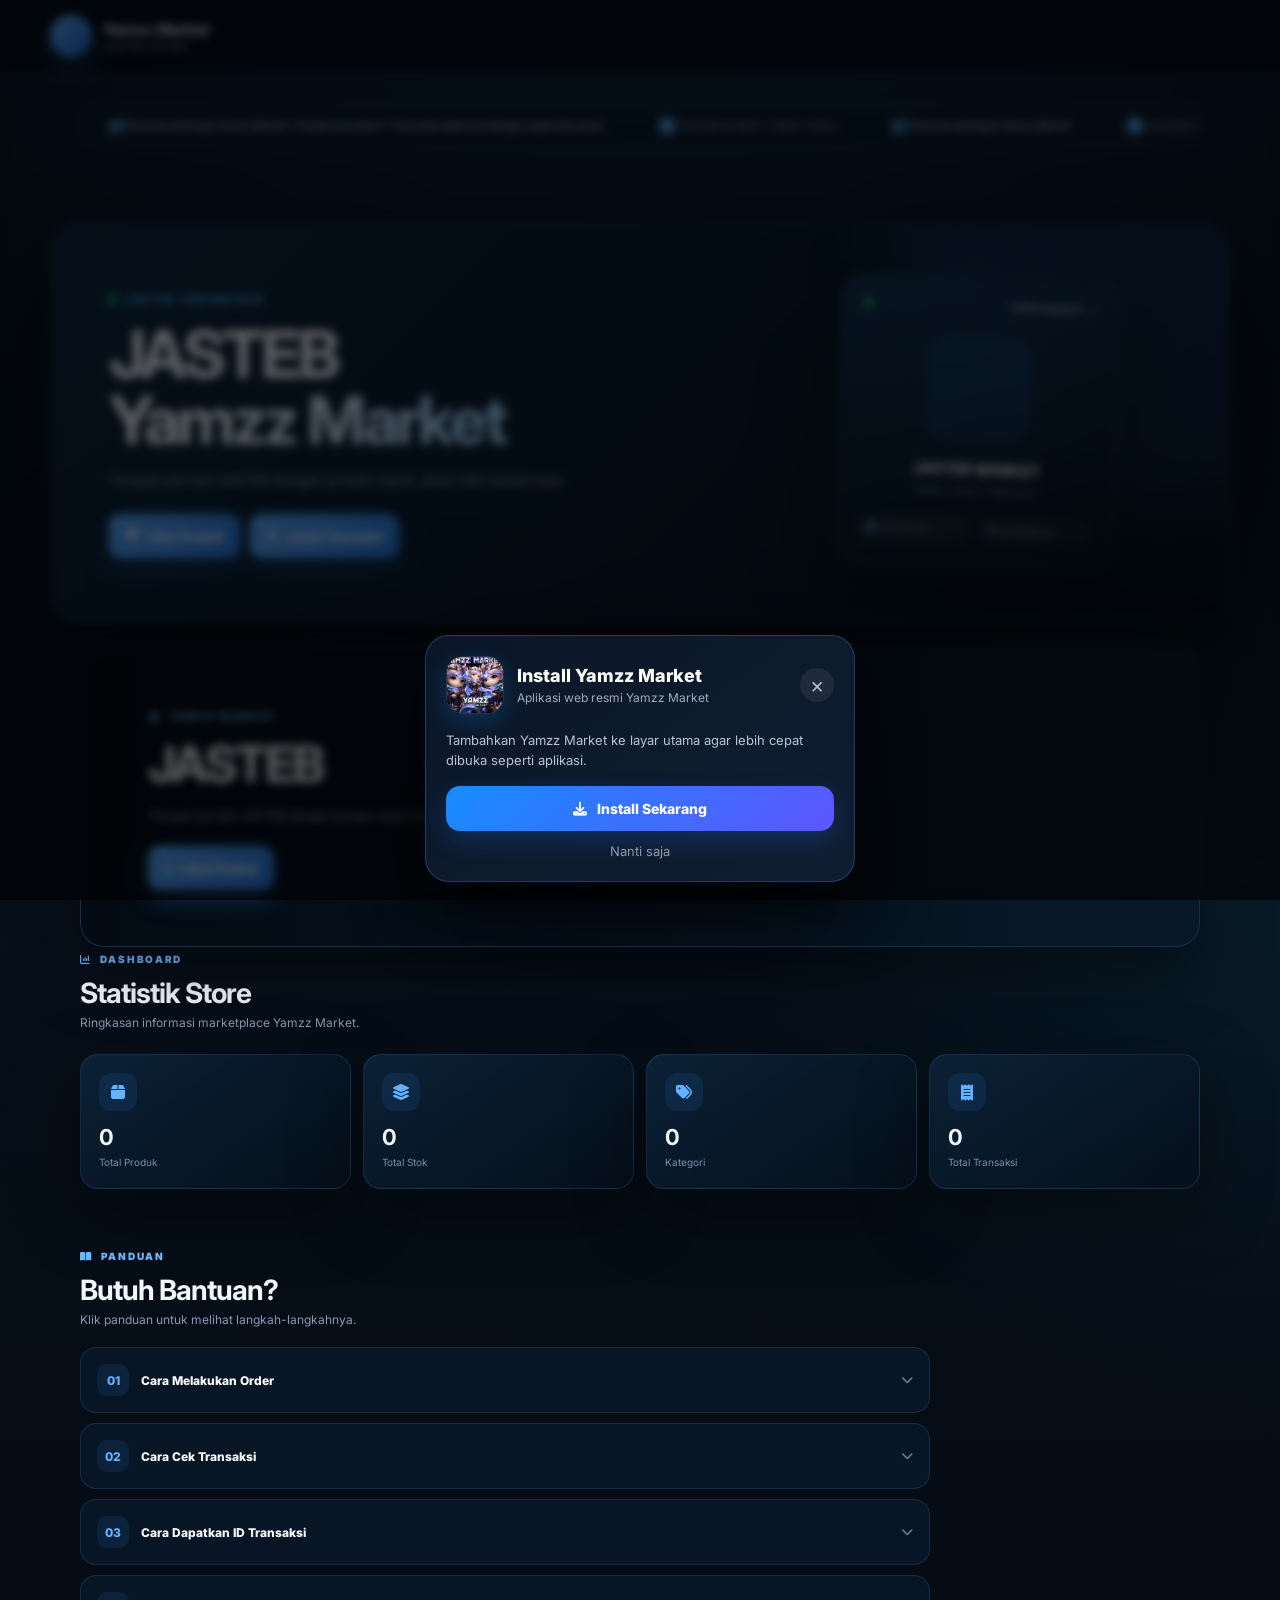
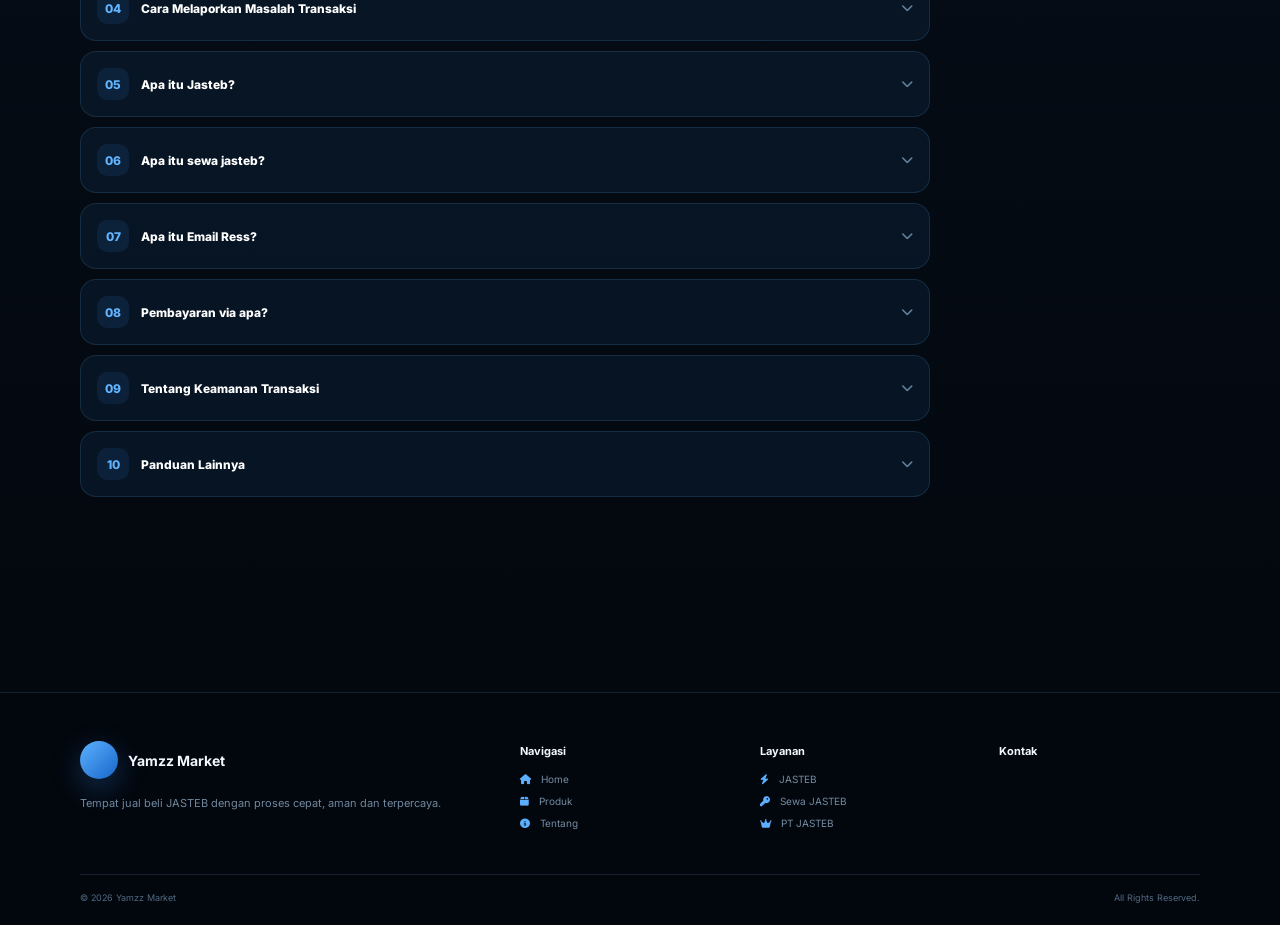
<file: index.html>
<!DOCTYPE html>
<html lang="id">
<head>
<meta charset="UTF-8">

<meta name="viewport" content="width=device-width,initial-scale=1.0,maximum-scale=1.0">

<meta name="theme-color" content="#07111f">

<title>Home • Jasteb Yamzz Market</title>

<meta
  name="description"
  content="Jasteb Yamzz Market adalah marketplace JASTEB terpercaya, menyediakan layanan JASTEB dengan proses cepat, aman, dan terpercaya."
>

<meta
  name="keywords"
  content="Jasteb Yamzz Market, JASTEB, JASTEB terpercaya, Yamzz Market, jual JASTEB, sewa JASTEB, akun JASTEB, JASTEB aman, JASTEB murah"
>

<meta
  name="author"
  content="Jasteb Yamzz Market"
>

<meta
  name="robots"
  content="index, follow"
>

<link
  rel="canonical"
  href="https://jasteb.yamzzmarket.my.id"
>

<link
  rel="icon"
  type="image/png"
  sizes="32x32"
  href="https://jasteb.yamzzmarket.my.id/assets/hero.png"
>

<link
  rel="icon"
  type="image/png"
  sizes="192x192"
  href="https://jasteb.yamzzmarket.my.id/assets/hero.png"
>

<link
  rel="apple-touch-icon"
  href="https://jasteb.yamzzmarket.my.id/assets/hero.png"
>

<link
  rel="manifest"
  href="/manifest.json"
>


<!-- Open Graph -->

<meta
  property="og:title"
  content="Jasteb Yamzz Market – JASTEB Terpercaya"
>

<meta
  property="og:description"
  content="Jasteb Yamzz Market menyediakan layanan JASTEB dengan proses cepat, aman, dan terpercaya."
>

<meta
  property="og:image"
  content="https://jasteb.yamzzmarket.my.id/assets/hero.png"
>

<meta
  property="og:image:secure_url"
  content="https://jasteb.yamzzmarket.my.id/assets/hero.png"
>

<meta
  property="og:image:type"
  content="image/png"
>

<meta
  property="og:image:width"
  content="1200"
>

<meta
  property="og:image:height"
  content="630"
>

<meta
  property="og:url"
  content="https://jasteb.yamzzmarket.my.id"
>

<meta
  property="og:site_name"
  content="Jasteb Yamzz Market"
>

<meta
  property="og:type"
  content="website"
>
<!-- Twitter -->

<meta
  name="twitter:card"
  content="summary_large_image"
>

<meta
  name="twitter:title"
  content="Jasteb Yamzz Market – JASTEB Terpercaya"
>

<meta
  name="twitter:description"
  content="Jasteb Yamzz Market menyediakan layanan JASTEB dengan proses cepat, aman, dan terpercaya."
>

<meta
  name="twitter:image"
  content="https://jasteb.yamzzmarket.my.id/assets/hero.png"
>
      
<link rel="preconnect" href="https://fonts.googleapis.com">
<link rel="preconnect" href="https://fonts.gstatic.com" crossorigin>

<link href="https://fonts.googleapis.com/css2?family=Inter:wght@400;500;600;700;800;900&display=swap" rel="stylesheet">

<!-- FONT AWESOME -->
<link rel="stylesheet"
      href="https://cdnjs.cloudflare.com/ajax/libs/font-awesome/6.5.2/css/all.min.css">

<!-- Schema JSON-LD -->
<link rel="stylesheet" href="css/index.css">

  <script id="aclib" type="text/javascript" src="//acscdn.com/script/aclib.js"></script>
  
<script type="text/javascript">
    aclib.runAutoTag({
        zoneId: 'ru39iykdqi',
    });
</script>
  
<script async src="https://pagead2.googlesyndication.com/pagead/js/adsbygoogle.js?client=ca-pub-2527385325235137"
     crossorigin="anonymous"></script>
<style>

/* ================================
   FONT AWESOME ICON
================================ */

.fa-solid,
.fa-brands {
    line-height: 1;
}

/* WhatsApp */
.fa-whatsapp {
    font-size: 20px;
}

.nav-wa .fa-whatsapp,
.btn-secondary .fa-whatsapp,
#footerWhatsapp .fa-whatsapp {
    line-height: 1;
}

/* Icon umum */
.hero-buttons i,
.banner-content i,
.marquee i,
.section-label i,
.stat-icon i,
.guide-button i,
.social-links i,
.footer-column i,
.bottom-navbar i,
.toast-icon i {
    flex-shrink: 0;
}

/* Guide arrow */
.guide-button .arrow {
    transition: transform .3s ease;
}

.guide-item.active .guide-button .arrow {
    transform: rotate(180deg);
}

</style>

  <script type="application/ld+json">
{
  "@context": "https://schema.org",
  "@type": "Organization",
  "name": "Jasteb Yamzz Market",
  "url": "https://jasteb.yamzzmarket.my.id",
  "logo": "https://jasteb.yamzzmarket.my.id/assets/hero.png",
  "description": "Jasteb Yamzz Market adalah marketplace JASTEB terpercaya dengan layanan yang cepat, aman, dan terpercaya.",
  "sameAs": [
    "https://instagram.com/yamzz.market",
    "https://wa.me/62881024256129"
  ]
}
  </script>

</head>

<body>


<!-- =========================================
     LOADER
========================================= -->

<div id="loader" class="loader">

    <div class="loader-box">

        <div class="loader-spinner"></div>

        <span>
            Memuat toko...
        </span>

    </div>

</div>



<!-- =========================================
     NAVBAR
========================================= -->

<header class="navbar">

    <div class="nav-container">


        <!-- BRAND -->

        <a href="index.html" class="brand">

            <div class="brand-logo">

                <img
                    id="navLogo"
                    src="assets/hero.png"
                    alt="Logo"
                >

            </div>


            <div class="brand-info">

                <strong id="navStoreName">
                    Yamzz Market
                </strong>

                <span>
                    JASTEB STORE
                </span>

            </div>

        </a>



        <!-- NAV ACTIONS -->

        <div class="nav-actions">

            <!-- WHATSAPP -->

            <a
                id="navWhatsapp"
                href="#"
                target="_blank"
                rel="noopener"
                class="nav-wa"
            >

                <i class="fa-brands fa-whatsapp"></i>

                <span>
                    WhatsApp
                </span>

            </a>

        </div>


    </div>

</header>




<!-- =========================================
     LIVE PAID TRANSACTIONS
========================================= -->

<section class="paid-transactions-section" aria-label="Transaksi berhasil terbaru">
    <div class="container">
        <div class="paid-live-card" id="paidTransactionsCard" hidden>
            <div class="paid-live-head">
                <div class="paid-live-title">
                    <span class="paid-live-dot"></span>
                    <div>
                        <strong>Transaksi Terbaru</strong>
                        <span>Aktivitas transaksi terbaru</span>
                    </div>
                </div>
                <span class="paid-live-status"><i class="fa-solid fa-bolt"></i> LIVE</span>
            </div>
            <div class="paid-live-track" id="paidTransactionsTrack" aria-live="polite">
                <div class="paid-live-item paid-live-loading">
                    <i class="fa-solid fa-spinner fa-spin"></i> Memuat transaksi...
                </div>
            </div>
        </div>
          <!-- MARQUEE -->

    <div class="marquee-wrap">

        <div class="marquee">


            <span>

                <i class="fa-solid fa-bullhorn"></i>

                <b id="tickerText">
                    Selamat datang di Yamzz Market
                </b>

            </span>



            <span>

                <i class="fa-solid fa-circle-check"></i>

                Transaksi mudah • cepat • aman

            </span>



            <span>

                <i class="fa-solid fa-bullhorn"></i>

                <b>
                    Selamat datang di Yamzz Market
                </b>

            </span>



            <span>

                <i class="fa-solid fa-circle-check"></i>

                Transaksi mudah • cepat • aman

            </span>


        </div>

    </div>
    </div>
</section>


<main class="page-main">


<!-- =========================================
     HERO
========================================= -->

<section class="hero">

    <div class="hero-container">


        <!-- HERO CONTENT -->

        <div class="hero-content">


            <div class="hero-badge">

                <span class="badge-dot"></span>

                <span id="heroTagline">
                    JASTEB TERPERCAYA
                </span>

            </div>



            <h1 id="heroTitle">

                JASTEB
                <span>
                    Yamzz Market
                </span>

            </h1>



            <p id="heroDescription">

                Tempat jual beli JASTEB dengan proses cepat,
                aman dan terpercaya.

            </p>



            <!-- HERO BUTTONS -->

            <div class="hero-buttons">


                <!-- PRODUK -->

                <a
                    href="produk.html"
                    class="btn btn-primary"
                >

                    <i class="fa-solid fa-cart-shopping"></i>

                    Lihat Produk

                </a>



                <!-- CEK TRANSAKSI -->

                <a
                    href="cek-transaksi.html"
                    class="btn btn-primary"
                >

                    <i class="fa-solid fa-magnifying-glass"></i>

                    Lacak Transaksi

                </a>



                <!-- WHATSAPP -->

                <a
                    id="heroWhatsapp"
                    href="#"
                    target="_blank"
                    rel="noopener"
                    class="btn btn-secondary"
                >

                    <i class="fa-brands fa-whatsapp"></i>

                    Hubungi CS

                </a>


            </div>


        </div>



        <!-- HERO VISUAL -->

        <div class="hero-visual">

            <div class="hero-glow"></div>


            <div class="hero-card">


                <!-- HERO CARD TOP -->

                <div class="hero-card-top">

                    <span class="online-dot"></span>

                    <span>
                        YAMZZ MARKET
                    </span>

                    <i class="fa-solid fa-ellipsis"></i>

                </div>



                <!-- HERO CARD LOGO -->

                <div class="hero-card-logo">

                    <img
                        id="heroLogo"
                        src="assets/hero.png"
                        alt="Yamzz Market"
                    >

                </div>



                <!-- HERO CARD TEXT -->

                <div class="hero-card-text">

                    <strong>
                        JASTEB MARKET
                    </strong>

                    <span>
                        Cepat • Aman • Terpercaya
                    </span>

                </div>



                <!-- HERO CARD BOTTOM -->

                <div class="hero-card-bottom">


                    <div>

                        <i class="fa-solid fa-circle-check"></i>

                        Verified Store

                    </div>



                    <div>

                        <i class="fa-solid fa-bolt"></i>

                        Fast Response

                    </div>


                </div>


            </div>

        </div>


    </div>

</section>



<!-- =========================================
     BANNER
========================================= -->

<section class="banner-section">

    <div class="container">

        <div class="banner-card">


            <img
                id="storeBanner"
                src="assets/hero.png"
                alt="Yamzz Market Banner"
            >


            <div class="banner-overlay"></div>



            <div class="banner-content">


                <span class="banner-label">

                    <i class="fa-solid fa-star"></i>

                    YAMZZ MARKET

                </span>



                <h2 id="bannerTitle">
                    JASTEB TERBARU
                </h2>



                <p id="bannerDescription">

                    Pilih produk yang kamu butuhkan
                    dan lakukan pembelian dengan mudah.

                </p>



                <a
                    href="produk.html"
                    class="btn btn-primary"
                >

                    <i class="fa-solid fa-arrow-down"></i>

                    Lihat Produk

                </a>


            </div>


        </div>

    </div>

</section>



<!-- =========================================
     DASHBOARD
========================================= -->

<section class="container">

<!-- SECTION HEADING -->

    <div class="section-heading">

        <div>


            <span class="section-label">

                <i class="fa-solid fa-chart-column"></i>

                DASHBOARD

            </span>



            <h2>
                Statistik Store
            </h2>



            <p>
                Ringkasan informasi marketplace Yamzz Market.
            </p>


        </div>

    </div>



    <!-- STATS -->

    <div id="homeStats" class="stats-grid">


        <!-- TOTAL PRODUK -->

        <div class="stat-card">

            <div class="stat-icon">

                <i class="fa-solid fa-box"></i>

            </div>


            <strong id="homeTotalProducts">
                0
            </strong>


            <span>
                Total Produk
            </span>

        </div>



        <!-- TOTAL STOK -->

        <div class="stat-card">

            <div class="stat-icon">

                <i class="fa-solid fa-layer-group"></i>

            </div>


            <strong id="homeTotalStock">
                0
            </strong>


            <span>
                Total Stok
            </span>

        </div>



        <!-- KATEGORI -->

        <div class="stat-card">

            <div class="stat-icon">

                <i class="fa-solid fa-tags"></i>

            </div>


            <strong id="homeTotalCategories">
                0
            </strong>


            <span>
                Kategori
            </span>

        </div>



        <!-- TRANSAKSI -->

        <div class="stat-card">

            <div class="stat-icon">

                <i class="fa-solid fa-receipt"></i>

            </div>


            <strong id="homeTotalOrders">
                0
            </strong>


            <span>
                Total Transaksi
            </span>

        </div>


    </div>


</section>



<!-- =========================================
     PANDUAN
========================================= -->

<section class="guide-section">

    <div class="container">


        <!-- HEADING -->

        <div class="section-heading">

            <div>


                <span class="section-label">

                    <i class="fa-solid fa-book-open"></i>

                    PANDUAN

                </span>



                <h2>
                    Butuh Bantuan?
                </h2>



                <p>
                    Klik panduan untuk melihat langkah-langkahnya.
                </p>


            </div>

        </div>



        <!-- GUIDE LIST -->

        <div class="guide-list">


            <!-- 01 -->

            <div class="guide-item">

                <button class="guide-button">

                    <span class="guide-number">
                        01
                    </span>


                    <span>
                        Cara Melakukan Order
                    </span>


                    <i class="fa-solid fa-chevron-down arrow"></i>

                </button>


                <div class="guide-content">

                    <div>

                        <p>

                            Pilih produk di halaman Produk,
                            gunakan pencarian atau kategori,
                            buka detail produk, periksa harga
                            dan stok, lalu tekan Beli Sekarang
                            dan ikuti proses pembayaran.

                        </p>

                    </div>

                </div>

            </div>



            <!-- 02 -->

            <div class="guide-item">

                <button class="guide-button">

                    <span class="guide-number">
                        02
                    </span>


                    <span>
                        Cara Cek Transaksi
                    </span>


                    <i class="fa-solid fa-chevron-down arrow"></i>

                </button>


                <div class="guide-content">

                    <div>

                        <p>

                            Buka halaman Cek Transaksi,
                            masukkan username atau data transaksi
                            sesuai instruksi, kemudian tekan tombol
                            cek untuk melihat status terbaru.

                        </p>

                    </div>

                </div>

            </div>



            <!-- 03 -->

            <div class="guide-item">

                <button class="guide-button">

                    <span class="guide-number">
                        03
                    </span>


                    <span>
                        Cara Dapatkan ID Transaksi
                    </span>


                    <i class="fa-solid fa-chevron-down arrow"></i>

                </button>


                <div class="guide-content">

                    <div>

                        <p>

                            ID transaksi diberikan setelah order
                            berhasil dibuat. Simpan ID tersebut
                            untuk melacak status transaksi dan
                            saat menghubungi Customer Service.

                        </p>

                    </div>

                </div>

            </div>



            <!-- 04 -->

            <div class="guide-item">

                <button class="guide-button">

                    <span class="guide-number">
                        04
                    </span>


                    <span>
                        Cara Melaporkan Masalah Transaksi
                    </span>


                    <i class="fa-solid fa-chevron-down arrow"></i>

                </button>


                <div class="guide-content">

                    <div>

                        <p>

                            Siapkan ID transaksi dan jelaskan kendala.
                            Hubungi CS melalui WhatsApp atau email resmi
                            agar transaksi dapat diperiksa.

                        </p>

                    </div>

                </div>

            </div>



            <!-- 05 -->

            <div class="guide-item">

                <button class="guide-button">

                    <span class="guide-number">
                        05
                    </span>


                    <span>
                        Apa itu Jasteb?
                    </span>


                    <i class="fa-solid fa-chevron-down arrow"></i>

                </button>


                <div class="guide-content">

                    <div>

                        <p>

                            JASTEB adalah data akun google
                            atau facebook yang belum di cek.

                        </p>

                    </div>

                </div>

            </div>



            <!-- 06 -->

            <div class="guide-item">

                <button class="guide-button">

                    <span class="guide-number">
                        06
                    </span>


                    <span>
                        Apa itu sewa jasteb?
                    </span>


                    <i class="fa-solid fa-chevron-down arrow"></i>

                </button>


                <div class="guide-content">

                    <div>

                        <p>

                            SEWA PANEL adalah kalian sewa panel
                            jasteb sehingga kalian bisa gacha sepuasnya.

                        </p>

                    </div>

                </div>

            </div>



            <!-- 07 -->

            <div class="guide-item">

                <button class="guide-button">

                    <span class="guide-number">
                        07
                    </span>


                    <span>
                        Apa itu Email Ress?
                    </span>


                    <i class="fa-solid fa-chevron-down arrow"></i>

                </button>


                <div class="guide-content">

                    <div>

                        <p>

                            EMAIL RESS adalah email yang isinya
                            sudah ada jasteb nya yang belum di cek
                            sama sekali.

                        </p>

                    </div>

                </div>

            </div>



            <!-- 08 -->

            <div class="guide-item">

                <button class="guide-button">

                    <span class="guide-number">
                        08
                    </span>


                    <span>
                        Pembayaran via apa?
                    </span>


                    <i class="fa-solid fa-chevron-down arrow"></i>

                </button>


                <div class="guide-content">

                    <div>

                        <p>
                            Pembayaran qris only.
                        </p>

                    </div>

                </div>

            </div>



            <!-- 09 -->

            <div class="guide-item">

                <button class="guide-button">

                    <span class="guide-number">
                        09
                    </span>


                    <span>
                        Tentang Keamanan Transaksi
                    </span>


                    <i class="fa-solid fa-chevron-down arrow"></i>

                </button>


                <div class="guide-content">

                    <div>

                        <p>

                            Pastikan transaksi dilakukan melalui
                            website resmi. Jangan membagikan password,
                            OTP, kode pembayaran, atau informasi rahasia.
                            Simpan bukti pembayaran dan ID transaksi.

                        </p>

                    </div>

                </div>

            </div>



            <!-- 10 -->

            <div class="guide-item">

                <button class="guide-button">

                    <span class="guide-number">
                        10
                    </span>


                    <span>
                        Panduan Lainnya
                    </span>


                    <i class="fa-solid fa-chevron-down arrow"></i>

                </button>


                <div class="guide-content">

                    <div>

                        <p>

                            Untuk pertanyaan lain mengenai produk,
                            pembayaran, atau layanan, silakan hubungi
                            Customer Service melalui kontak resmi
                            di halaman Tentang.

                        </p>

                    </div>

                </div>

            </div>


        </div>

    </div>

</section>


</main>



<!-- =========================================
     FOOTER
========================================= -->

<footer class="footer page-footer">

    <div class="container">

        <div class="footer-grid">


            <!-- FOOTER BRAND -->

            <div class="footer-brand">


                <div class="footer-logo">

                    <div class="brand-logo">

                        <img
                            id="footerLogo"
                            src="assets/hero.png"
                            alt="Logo"
                        >

                    </div>


                    <strong id="footerStoreName">
    Yamzz Market
</strong>

</div>


<p id="footerDescription">

    JASTEB Marketplace terpercaya
    dengan pelayanan cepat dan aman.

</p>


<!-- SOCIAL MEDIA -->

<div class="social-links">


    <!-- TIKTOK -->

    <a
        id="socialTiktok"
        href="#"
        target="_blank"
        rel="noopener"
        aria-label="TikTok"
    >

        <i class="fa-brands fa-tiktok"></i>

    </a>



    <!-- INSTAGRAM -->

    <a
        id="socialInstagram"
        href="#"
        target="_blank"
        rel="noopener"
        aria-label="Instagram"
    >

        <i class="fa-brands fa-instagram"></i>

    </a>



    <!-- YOUTUBE -->

    <a
        id="socialYoutube"
        href="#"
        target="_blank"
        rel="noopener"
        aria-label="YouTube"
    >

        <i class="fa-brands fa-youtube"></i>

    </a>



    <!-- TELEGRAM -->

    <a
        id="socialTelegram"
        href="#"
        target="_blank"
        rel="noopener"
        aria-label="Telegram"
    >

        <i class="fa-brands fa-telegram"></i>

    </a>


</div>

</div>



<!-- =========================================
     NAVIGASI
========================================= -->

<div class="footer-column">

    <h4>
        Navigasi
    </h4>


    <a href="index.html">

        <i class="fa-solid fa-house"></i>

        Home

    </a>


    <a href="produk.html">

        <i class="fa-solid fa-box"></i>

        Produk

    </a>


    <a href="tentang.html">

        <i class="fa-solid fa-circle-info"></i>

        Tentang

    </a>

</div>



<!-- =========================================
     LAYANAN
========================================= -->

<div class="footer-column">

    <h4>
        Layanan
    </h4>


    <a href="produk.html">

        <i class="fa-solid fa-bolt"></i>

        JASTEB

    </a>


    <a href="produk.html">

        <i class="fa-solid fa-key"></i>

        Sewa JASTEB

    </a>


    <a href="produk.html">

        <i class="fa-solid fa-crown"></i>

        PT JASTEB

    </a>

</div>



<!-- =========================================
     KONTAK
========================================= -->

<div class="footer-column">

    <h4>
        Kontak
    </h4>


    <!-- WHATSAPP -->

    <a
        id="footerWhatsapp"
        href="#"
        target="_blank"
        rel="noopener"
    >

        <i class="fa-brands fa-whatsapp"></i>

        WhatsApp CS

    </a>


    <!-- EMAIL -->

    <a
        id="footerEmail"
        href="#"
    >

        <i class="fa-solid fa-envelope"></i>

        Email CS

    </a>

</div>


</div>



<!-- =========================================
     FOOTER BOTTOM
========================================= -->

<div class="footer-bottom">

    <span>

        ©

        <span id="footerYear"></span>

        <span id="copyrightName">
            Yamzz Market
        </span>

    </span>


    <span>
        All Rights Reserved.
    </span>

</div>


</div>

</footer>



<!-- =========================================
     BOTTOM NAVBAR
========================================= -->

<nav class="bottom-navbar" aria-label="Navigasi utama">
<a href="produk" data-page="produk"><i class="fa-solid fa-box"></i><span>Produk</span></a>
<a href="/" data-page="home"><i class="fa-solid fa-house"></i><span>Home</span></a>
<a href="cek-transaksi" data-page="trx"><i class="fa-solid fa-magnifying-glass"></i><span>Pesanan</span></a>
<a href="rating" data-page="rating"><i class="fa-solid fa-comments"></i><span>Testimoni</span></a>
<a href="tentang" data-page="tentang"><i class="fa-solid fa-circle-info"></i><span>Tentang</span></a>
</nav>





<!-- =========================================
     TOAST
========================================= -->

<div
    id="toast"
    class="toast"
>

    <div class="toast-icon">

        <i class="fa-solid fa-check"></i>

    </div>


    <div class="toast-content">

        <strong id="toastTitle">
            Berhasil
        </strong>

        <span id="toastMessage">
            Berhasil melakukan aksi.
        </span>

    </div>

</div>



<!-- =========================================
     JAVASCRIPT
========================================= -->

<script src="js/index.js"></script>


<script>

document.addEventListener(
    'DOMContentLoaded',
    () => {

        document
            .querySelectorAll('.bottom-navbar a')
            .forEach(a => {

                a.classList.toggle(
                    'active',
                    a.dataset.page === 'home'
                );

            });

    }
);

</script>



<script>
(function(){
  const track=document.getElementById('transactionTrack');
  if(!track) return;
  async function loadTransactions(){
    try{
      if(typeof CONFIG==='undefined' || !CONFIG.BIN_ID || !CONFIG.ACCESS_KEY || !CONFIG.API_URL) throw new Error('JSONBin CONFIG tidak ditemukan');
      const res=await fetch(`${CONFIG.API_URL}/${CONFIG.BIN_ID}/latest`,{headers:{'X-Access-Key':CONFIG.ACCESS_KEY}});
      if(!res.ok) throw new Error('JSONBin HTTP '+res.status);
      const data=await res.json();
      const record=data.record||data;
      let orders=Array.isArray(record.orders)?record.orders:(Array.isArray(record.transactions)?record.transactions:[]);
      if(!orders.length){ track.innerHTML='<span>🔔 Belum ada transaksi.</span>'; return; }
      orders=orders.slice().reverse().slice(0,15);
      const items=orders.map(o=>{
        const raw=String(o.nama||o.name||o.username||o.customer_name||o.buyer_name||'User').trim();
        const name=raw.length<=2?raw.charAt(0)+'***':raw.charAt(0)+'***'+raw.slice(-1);
        const product=String(o.product||o.product_name||o.produk||o.title||o.item||'produk');
        return '🔔 '+name+' melakukan transaksi '+product;
      });
      track.innerHTML=items.concat(items).map(t=>'<span>'+t.replace(/&/g,'&amp;').replace(/</g,'&lt;').replace(/>/g,'&gt;')+'</span>').join('');
    }catch(e){
      console.warn('Transaction notification:',e);
      track.innerHTML='<span>🔔 Transaksi terbaru akan tampil di sini.</span>';
    }
  }
  loadTransactions();
  setInterval(loadTransactions,10000);
})();
</script>
  <script src="js/pwa.js"></script>
</body>
</html>
</file>
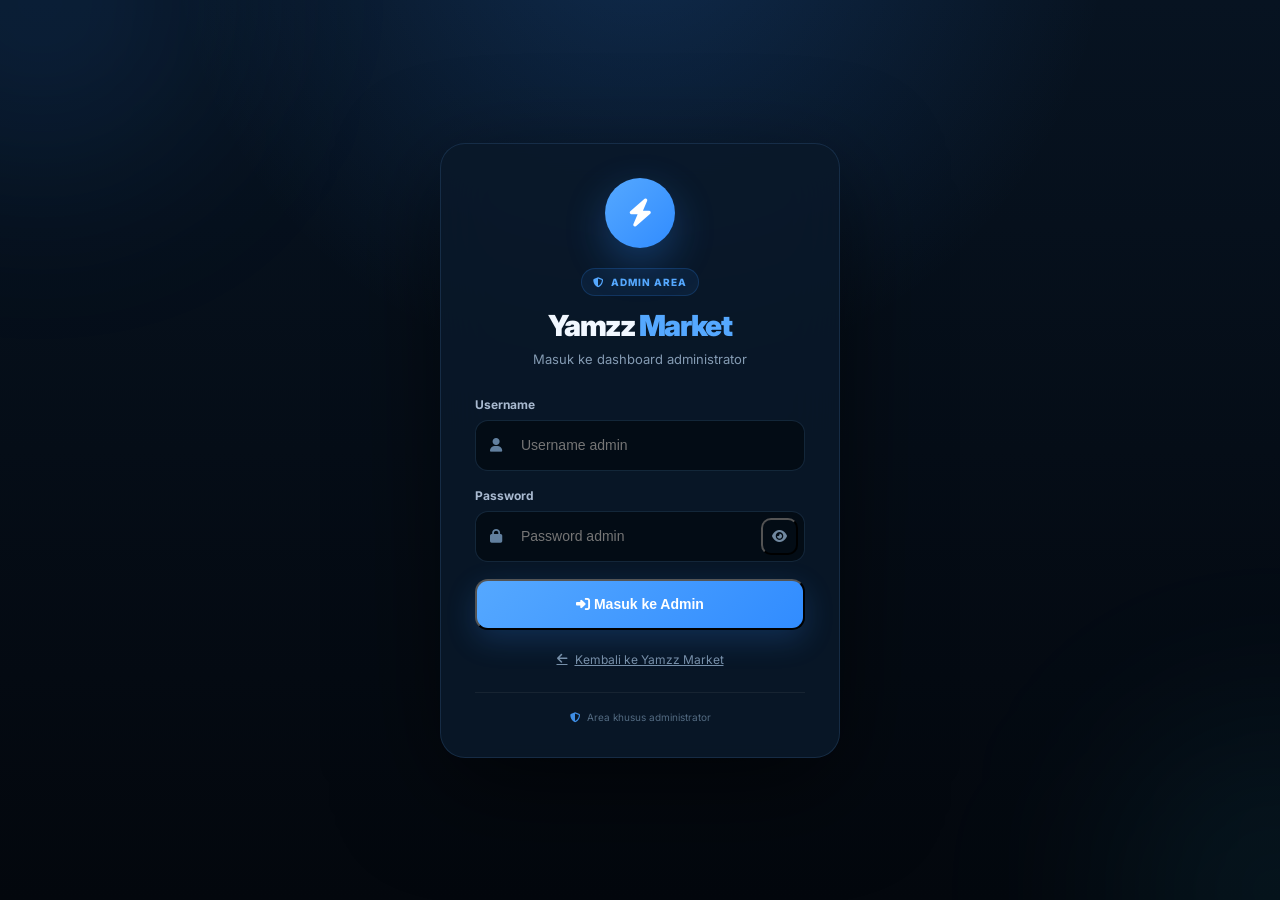
<file: admin.html>
<!doctype html>
<html lang="id">

<head>

    <meta charset="utf-8">

    <meta
        name="viewport"
        content="width=device-width,initial-scale=1"
    >

    <meta
        name="theme-color"
        content="#07111f"
    >


    <!-- =========================================
         BASIC SEO
    ========================================== -->

    <title>
        Admin Panel • Jasteb Yamzz Market
    </title>

    <meta
        name="description"
        content="Admin Panel Jasteb Yamzz Market."
    >

    <meta
        name="author"
        content="Jasteb Yamzz Market"
    >

    <!-- Admin tidak untuk di-index Google -->
    <meta
        name="robots"
        content="noindex,nofollow,noarchive"
    >

    <meta
        name="googlebot"
        content="noindex,nofollow,noarchive"
    >


    <!-- Canonical -->

    <link
        rel="canonical"
        href="https://jasteb.yamzzmarket.my.id/admin.html"
    >


    <!-- =========================================
         ICON
    ========================================== -->

    <link
        rel="icon"
        type="image/png"
        sizes="32x32"
        href="https://jasteb.yamzzmarket.my.id/assets/hero.png"
    >

    <link
        rel="icon"
        type="image/png"
        sizes="192x192"
        href="https://jasteb.yamzzmarket.my.id/assets/hero.png"
    >

    <link
        rel="apple-touch-icon"
        href="https://jasteb.yamzzmarket.my.id/assets/hero.png"
    >

    <link
        rel="manifest"
        href="/manifest.json"
    >


    <!-- =========================================
         OPEN GRAPH
    ========================================== -->

    <meta
        property="og:title"
        content="Admin Panel • Jasteb Yamzz Market"
    >

    <meta
        property="og:description"
        content="Admin Panel Jasteb Yamzz Market."
    >

    <meta
        property="og:image"
        content="https://jasteb.yamzzmarket.my.id/assets/hero.png"
    >

    <meta
        property="og:image:secure_url"
        content="https://jasteb.yamzzmarket.my.id/assets/hero.png"
    >

    <meta
        property="og:image:type"
        content="image/png"
    >

    <meta
        property="og:image:width"
        content="1200"
    >

    <meta
        property="og:image:height"
        content="630"
    >

    <meta
        property="og:url"
        content="https://jasteb.yamzzmarket.my.id/admin.html"
    >

    <meta
        property="og:site_name"
        content="Jasteb Yamzz Market"
    >

    <meta
        property="og:type"
        content="website"
    >


    <!-- =========================================
         TWITTER / X
    ========================================== -->

    <meta
        name="twitter:card"
        content="summary_large_image"
    >

    <meta
        name="twitter:title"
        content="Admin Panel • Jasteb Yamzz Market"
    >

    <meta
        name="twitter:description"
        content="Admin Panel Jasteb Yamzz Market."
    >

    <meta
        name="twitter:image"
        content="https://jasteb.yamzzmarket.my.id/assets/hero.png"
    >


    <!-- =========================================
         GOOGLE FONTS
    ========================================== -->

    <link
        href="https://fonts.googleapis.com/css2?family=Inter:wght@400;500;600;700;800;900&family=Material+Symbols+Rounded:opsz,wght,FILL,GRAD@20..48,300..700,0..1,0..200"
        rel="stylesheet"
    >


    <!-- =========================================
         FONT AWESOME
    ========================================== -->

    <link
        rel="stylesheet"
        href="https://cdnjs.cloudflare.com/ajax/libs/font-awesome/6.5.2/css/all.min.css"
    >


    <!-- =========================================
         ADMIN CSS
    ========================================== -->

    <link
        rel="stylesheet"
        href="css/admin.css"
    >


    <!-- =========================================
         SCHEMA JSON-LD
    ========================================== -->

    <script type="application/ld+json">
    {
        "@context": "https://schema.org",
        "@type": "WebPage",
        "name": "Admin Panel • Jasteb Yamzz Market",
        "url": "https://jasteb.yamzzmarket.my.id/admin.html",
        "description": "Admin Panel Jasteb Yamzz Market.",
        "isPartOf": {
            "@type": "WebSite",
            "name": "Jasteb Yamzz Market",
            "url": "https://jasteb.yamzzmarket.my.id"
        }
    }
    </script>

</head>


<body>


    <!-- =========================================
         ADMIN APP
    ========================================== -->

    <div id="adminApp">

        <div class="admin-loading">

            <div class="admin-loader"></div>

            <span>
                Memuat Admin Panel...
            </span>

        </div>

    </div>


    <!-- =========================================
         ADMIN TOAST
    ========================================== -->

    <div
        id="adminToast"
        class="admin-toast"
    ></div>


    <!-- =========================================
         ADMIN JAVASCRIPT
    ========================================== -->

    <script src="js/admin.js"></script>
    <script src="js/pwa.js"></script>

</body>

</html>
</file>
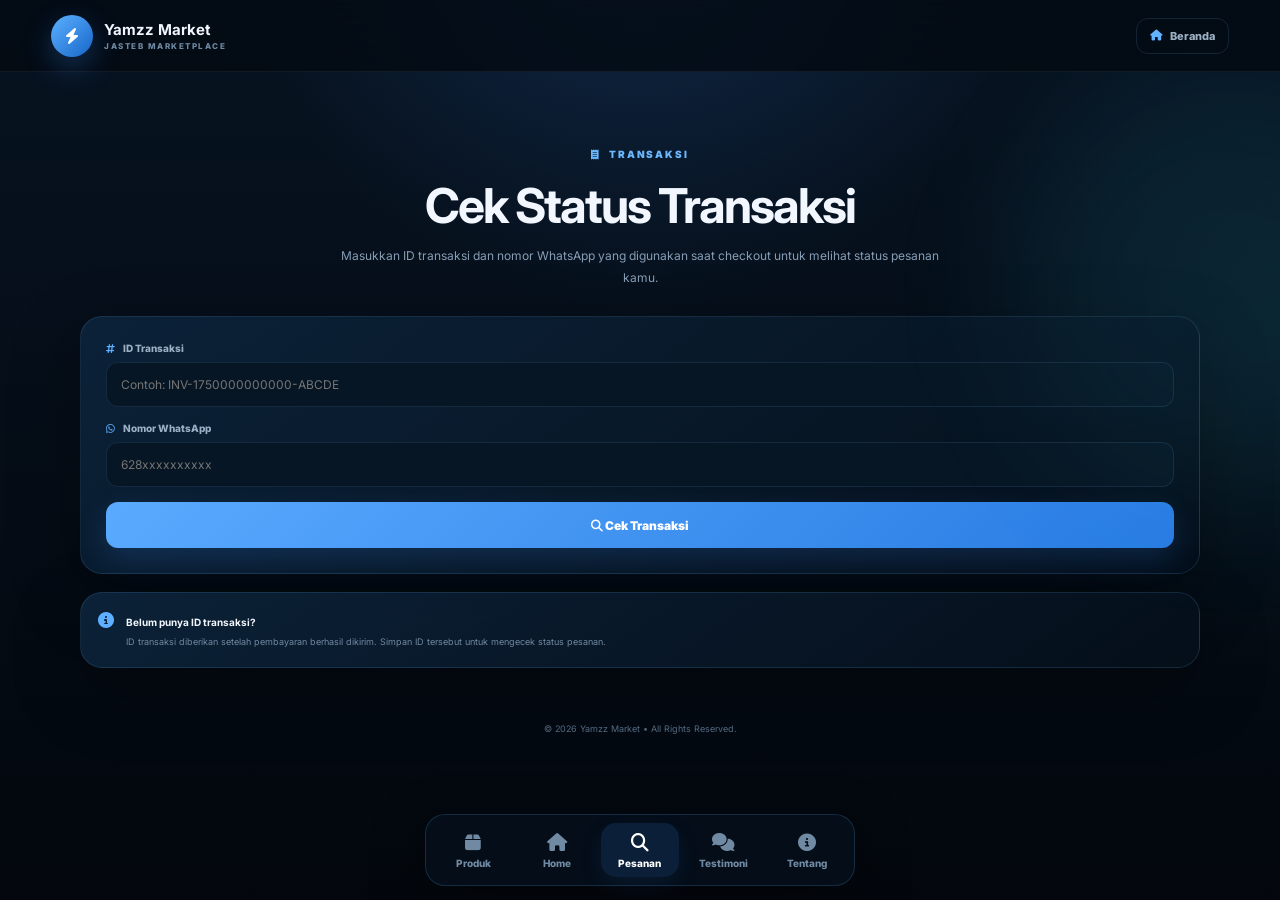
<file: cek-transaksi.html>
<!DOCTYPE html>
<html lang="id">
<head>
<meta charset="UTF-8">
<meta name="viewport" content="width=device-width, initial-scale=1.0">
<meta name="description" content="Cek status transaksi JASTEB Yamzz Market dengan ID transaksi dan nomor WhatsApp pelanggan.">
<meta name="robots" content="noindex, follow">
<link rel="icon" type="image/png" href="/assets/hero.png">
<title>Cek Transaksi • Yamzz Market</title>
<link rel="stylesheet" href="css/cek-transaksi.css">
<link href="https://fonts.googleapis.com/css2?family=Inter:wght@400;500;600;700;800;900&display=swap" rel="stylesheet">
<link rel="stylesheet" href="https://cdnjs.cloudflare.com/ajax/libs/font-awesome/6.5.0/css/all.min.css">
  <link rel="stylesheet" href="css/index.css">
</head>
<body>
<div class="page-glow"></div>
<header class="topbar">
  <a class="brand" href="index.html">
    <div class="brand-logo" id="brandLogo"><i class="fa-solid fa-bolt"></i></div>
    <div><strong id="brandName">Yamzz Market</strong><span>JASTEB MARKETPLACE</span></div>
  </a>
  <a class="back-home" href="index.html"><i class="fa-solid fa-house"></i><span>Beranda</span></a>
</header>

<main class="container">
  <section class="hero-check">
    <span class="eyebrow"><i class="fa-solid fa-receipt"></i> TRANSAKSI</span>
    <h1>Cek Status Transaksi</h1>
    <p>Masukkan ID transaksi dan nomor WhatsApp yang digunakan saat checkout untuk melihat status pesanan kamu.</p>
  </section>

  <section class="check-card">
    <form id="checkForm">
      <label>
        <span><i class="fa-solid fa-hashtag"></i> ID Transaksi</span>
        <input id="transactionId" type="text" autocomplete="off" placeholder="Contoh: INV-1750000000000-ABCDE" required>
      </label>
      <label>
  <span><i class="fa-brands fa-whatsapp"></i> Nomor WhatsApp</span>

  <input
    id="transactionWhatsapp"
    name="whatsapp"
    type="number"
    required
    maxlength="15"
    pattern="62[0-9]{8,13}"
    inputmode="numeric"
    placeholder="628xxxxxxxxxx"
    title="Nomor WhatsApp harus diawali 62 dan berisi 10-15 digit."
  >
      </label>
      <button id="checkButton" type="submit"><i class="fa-solid fa-magnifying-glass"></i> Cek Transaksi</button>
    </form>
    <div id="message" class="message"></div>
  </section>

  <section id="result" class="result-card" hidden></section>

  <div class="help-card">
    <i class="fa-solid fa-circle-info"></i>
    <div><strong>Belum punya ID transaksi?</strong><p>ID transaksi diberikan setelah pembayaran berhasil dikirim. Simpan ID tersebut untuk mengecek status pesanan.</p></div>
  </div>
</main>

<footer>© <span id="year"></span> <span id="footerName">Yamzz Market</span> • All Rights Reserved.</footer>

<nav class="bottom-navbar" aria-label="Navigasi utama">
<a href="produk" data-page="produk"><i class="fa-solid fa-box"></i><span>Produk</span></a>
<a href="/" data-page="home"><i class="fa-solid fa-house"></i><span>Home</span></a>
<a href="cek-transaksi" data-page="trx"><i class="fa-solid fa-magnifying-glass"></i><span>Pesanan</span></a>
<a href="rating" data-page="rating"><i class="fa-solid fa-comments"></i><span>Testimoni</span></a>
<a href="tentang" data-page="tentang"><i class="fa-solid fa-circle-info"></i><span>Tentang</span></a>
</nav>
  <script>

document.addEventListener(
    'DOMContentLoaded',
    () => {

        document
            .querySelectorAll('.bottom-navbar a')
            .forEach(a => {

                a.classList.toggle(
                    'active',
                    a.dataset.page === 'trx'
                );

            });

    }
);

  </script>
<script src="js/cek-transaksi.js"></script>
</body>
</html>
</file>
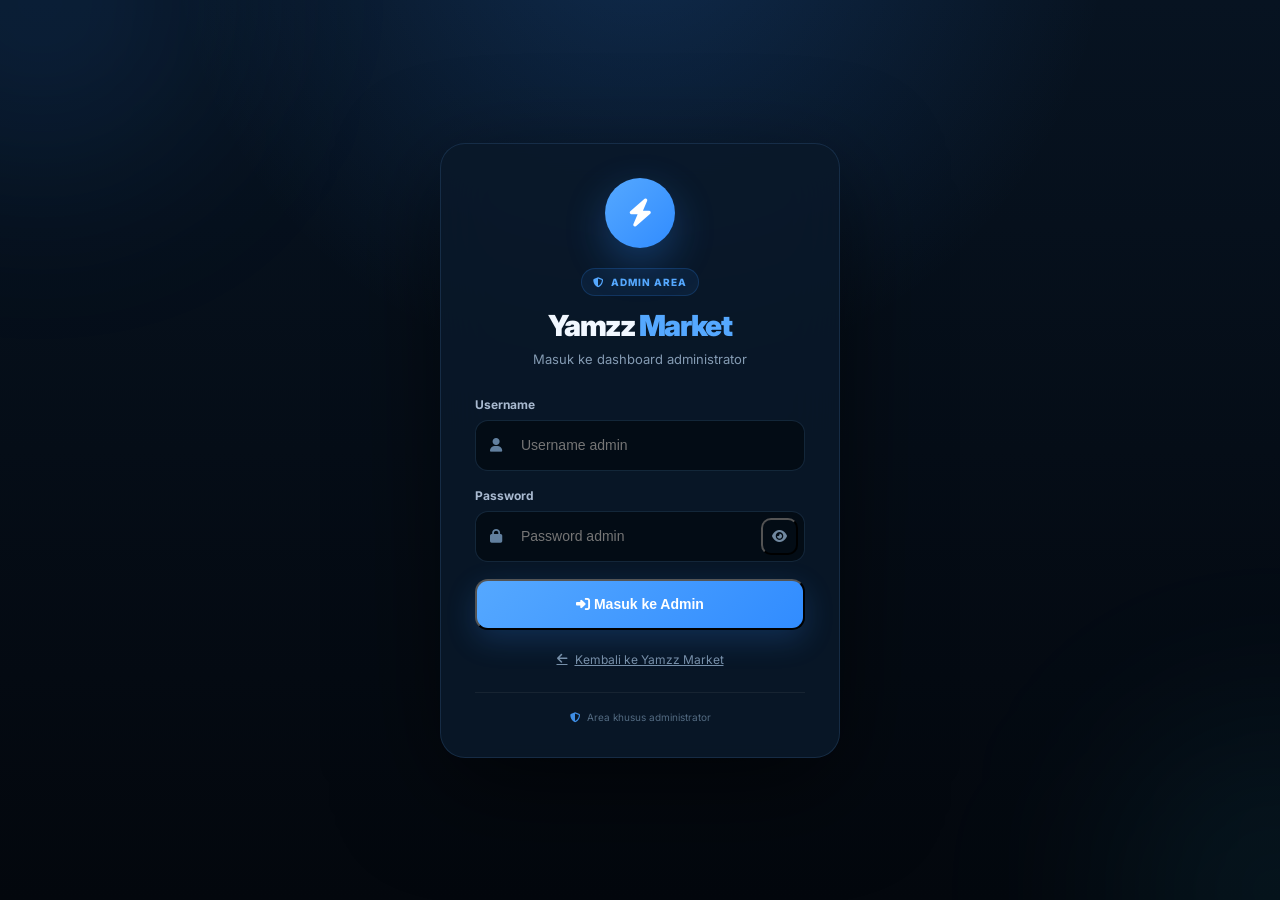
<file: login.html>
<!DOCTYPE html>
<html lang="id">

<head>

    <meta charset="UTF-8">

    <meta
        name="viewport"
        content="width=device-width, initial-scale=1.0"
    >

    <meta
        name="theme-color"
        content="#07111f"
    >

    <title>Login Admin • Yamzz Market</title>

    <link rel="preconnect" href="https://fonts.googleapis.com">

    <link
        href="https://fonts.googleapis.com/css2?family=Inter:wght@400;500;600;700;800;900&display=swap"
        rel="stylesheet"
    >

    <link
        rel="stylesheet"
        href="https://cdnjs.cloudflare.com/ajax/libs/font-awesome/6.5.2/css/all.min.css"
    >

    <link rel="stylesheet" href="css/login.css">

</head>

<body>

    <div class="login-background">

        <div class="login-glow glow-one"></div>
        <div class="login-glow glow-two"></div>

    </div>


    <main class="login-container">

        <div class="login-card">

            <div class="login-logo">

                <i class="fa-solid fa-bolt"></i>

            </div>


            <div class="login-header">

                <span class="login-badge">
                    <i class="fa-solid fa-shield-halved"></i>
                    ADMIN AREA
                </span>

                <h1>
                    Yamzz
                    <span>Market</span>
                </h1>

                <p>
                    Masuk ke dashboard administrator
                </p>

            </div>


            <form id="loginForm">

                <div class="login-field">

                    <label>
                        Username
                    </label>

                    <div class="input-wrap">

                        <i class="fa-solid fa-user"></i>

                        <input
                            id="username"
                            type="text"
                            placeholder="Username admin"
                            autocomplete="username"
                            required
                        >

                    </div>

                </div>


                <div class="login-field">

                    <label>
                        Password
                    </label>

                    <div class="input-wrap">

                        <i class="fa-solid fa-lock"></i>

                        <input
                            id="password"
                            type="password"
                            placeholder="Password admin"
                            autocomplete="current-password"
                            required
                        >

                        <button
                            type="button"
                            id="togglePassword"
                            class="password-toggle"
                        >
                            <i class="fa-solid fa-eye"></i>
                        </button>

                    </div>

                </div>


                <div
                    id="loginError"
                    class="login-error"
                ></div>


                <button
                    type="submit"
                    class="login-button"
                >

                    <i class="fa-solid fa-right-to-bracket"></i>

                    Masuk ke Admin

                </button>

            </form>


            <a
                href="index.html"
                class="back-store"
            >

                <i class="fa-solid fa-arrow-left"></i>

                Kembali ke Yamzz Market

            </a>


            <div class="login-security">

                <i class="fa-solid fa-shield-halved"></i>

                Area khusus administrator

            </div>

        </div>

    </main>


    <script src="js/login.js"></script>

</body>

</html>
</file>
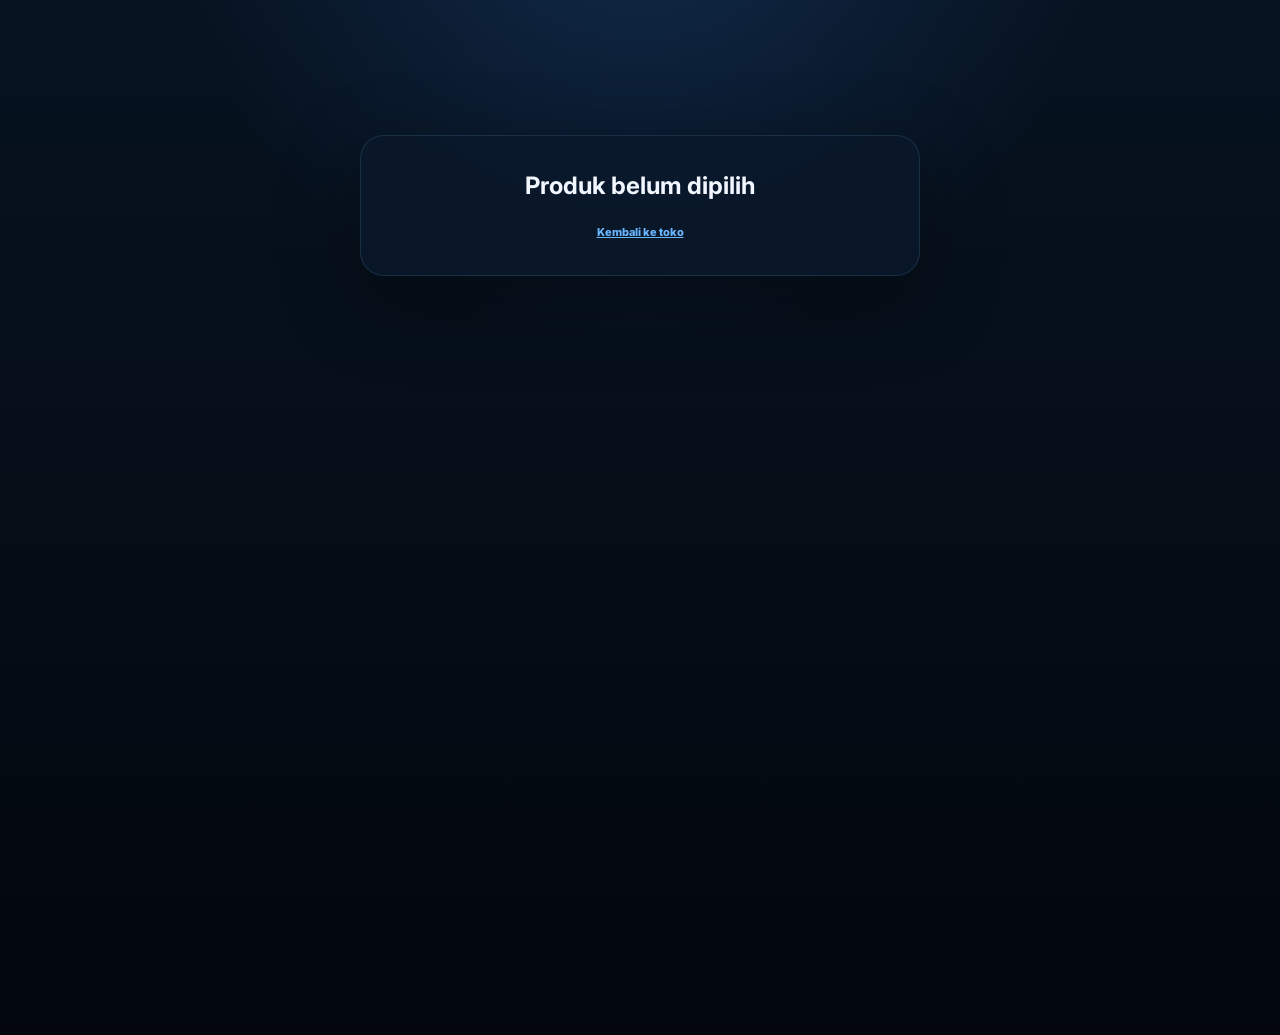
<file: payment.html>
<!doctype html><html lang="id"><head><meta charset="utf-8"><meta name="viewport" content="width=device-width,initial-scale=1"><meta name="theme-color" content="#07111f"><title>Pembayaran • Yamzz Market</title><link href="https://fonts.googleapis.com/css2?family=Inter:wght@400;500;600;700;800;900&display=swap" rel="stylesheet"><link rel="stylesheet" href="https://cdnjs.cloudflare.com/ajax/libs/font-awesome/6.5.2/css/all.min.css"><link rel="stylesheet" href="css/payment.css"> <script id="aclib" type="text/javascript" src="//acscdn.com/script/aclib.js"></script>
</head><body><div id="paymentApp"><div class="payment-empty"><h2>Memuat pembayaran...</h2></div></div><div>
    <script type="text/javascript">
        aclib.runBanner({
            zoneId: '12169382',
        });
    </script>
</div>
<script src="js/payment.js"></script></body></html>
</file>
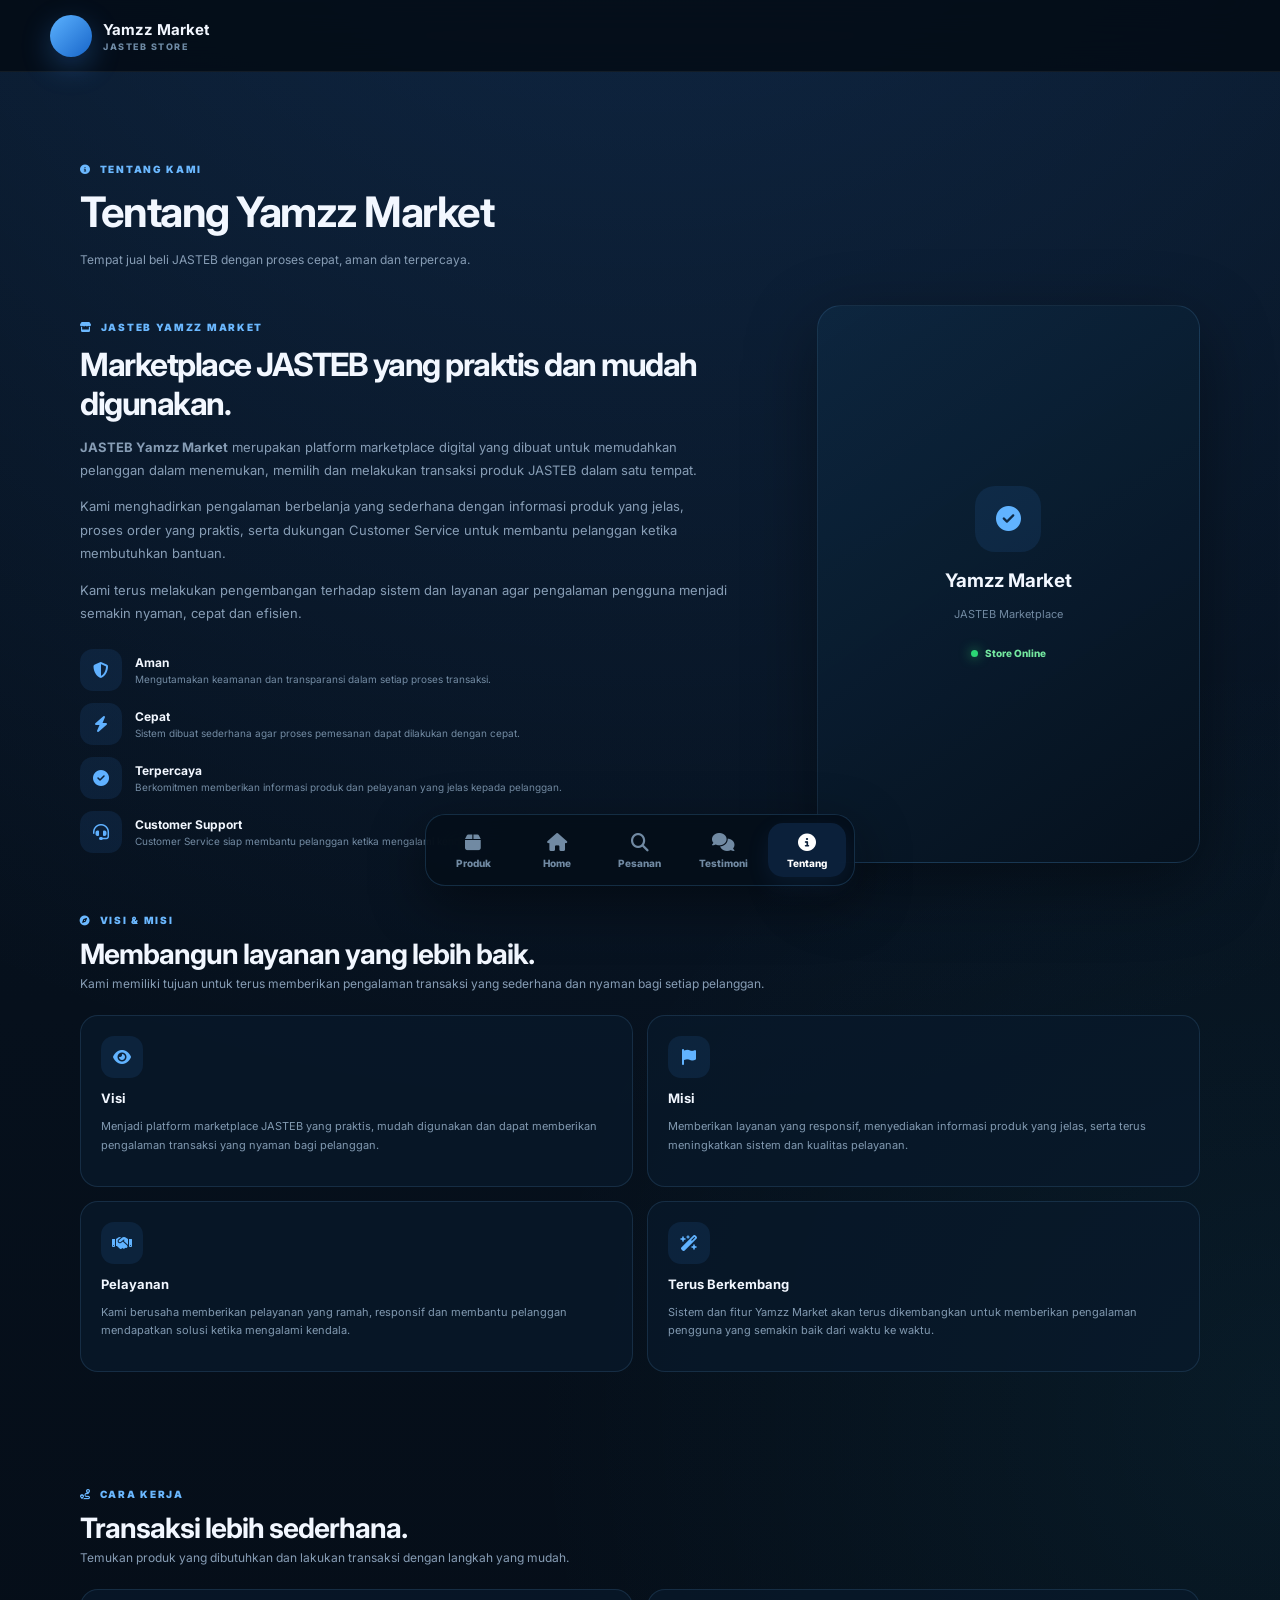
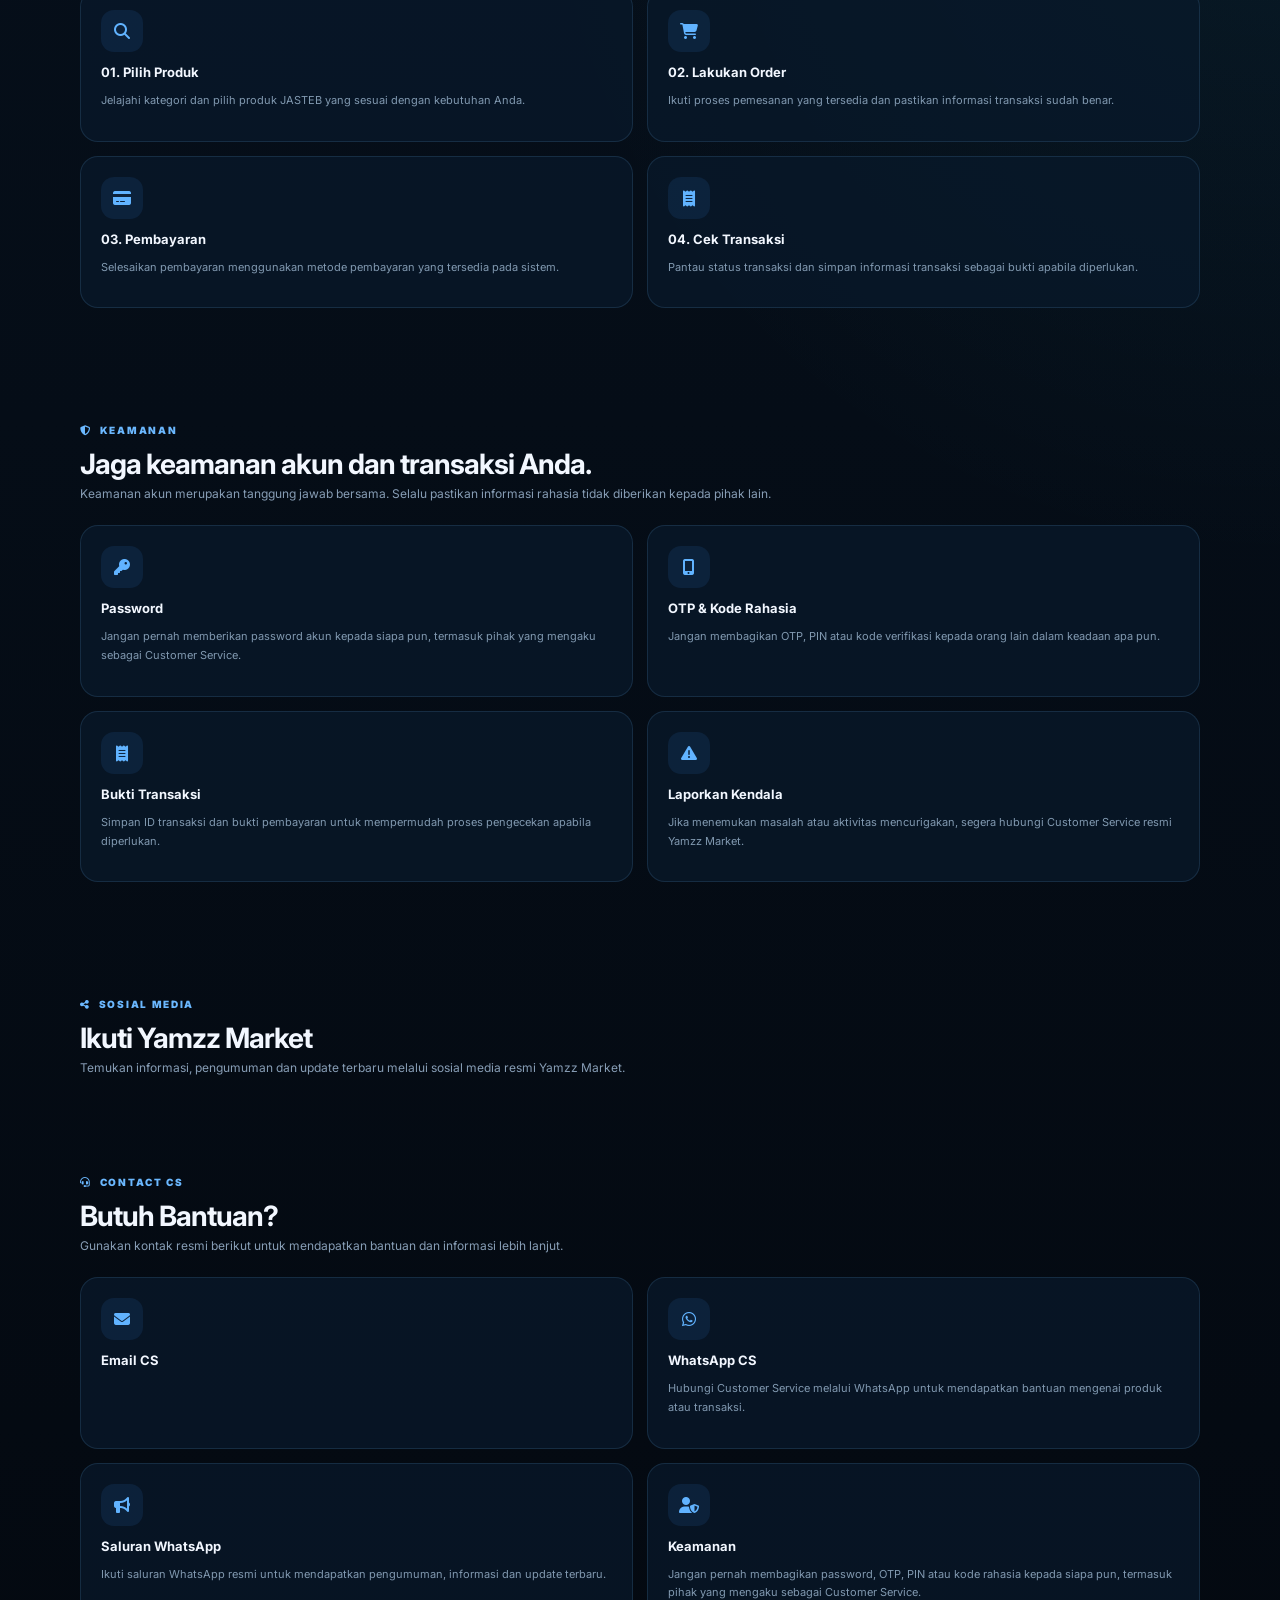
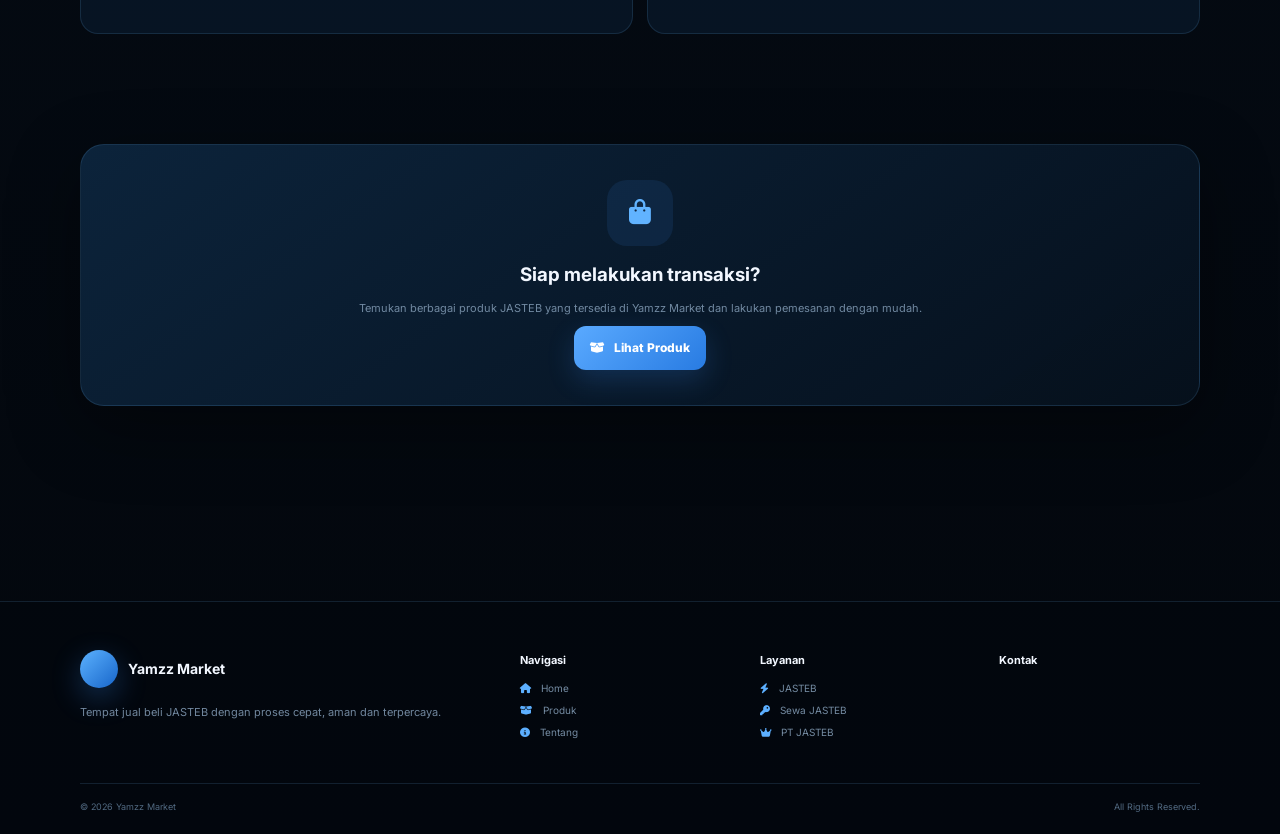
<file: tentang.html>
<!DOCTYPE html>
<html lang="id">
<head>
<meta charset="UTF-8">
<meta name="viewport" content="width=device-width,initial-scale=1.0,maximum-scale=1.0">
<meta name="theme-color" content="#07111f">

<title>Tentang • Jasteb Yamzz Market</title>
<meta name="description" content="Tentang JASTEB Yamzz Market - Marketplace JASTEB dengan pelayanan cepat, praktis, aman dan terpercaya.">

<link rel="icon" type="image/png" href="assets/hero.png">

<link rel="preconnect" href="https://fonts.googleapis.com">
<link rel="preconnect" href="https://fonts.gstatic.com" crossorigin>

<link href="https://fonts.googleapis.com/css2?family=Inter:wght@400;500;600;700;800;900&display=swap" rel="stylesheet">
<link rel="stylesheet" href="https://cdnjs.cloudflare.com/ajax/libs/font-awesome/6.5.2/css/all.min.css">
<script async src="https://pagead2.googlesyndication.com/pagead/js/adsbygoogle.js?client=ca-pub-2527385325235137"
     crossorigin="anonymous"></script>
<link rel="stylesheet" href="css/index.css">
</head>

<body>

<!-- LOADER -->
<div id="loader" class="loader">
    <div class="loader-box">
        <div class="loader-spinner"></div>
        <span>Memuat toko...</span>
    </div>
</div>


<!-- NAVBAR -->
<header class="navbar">
    <div class="nav-container">

        <a href="index.html" class="brand">

            <div class="brand-logo">
                <img id="navLogo" src="assets/hero.png" alt="Logo">
            </div>

            <div class="brand-info">
                <strong id="navStoreName">Yamzz Market</strong>
                <span>JASTEB STORE</span>
            </div>

        </a>

        <div class="nav-actions">

            <a id="navWhatsapp"
               href="#"
               target="_blank"
               rel="noopener"
               class="nav-wa">

                <i class="fa-brands fa-whatsapp"></i>
                <span>WhatsApp</span>

            </a>

        </div>

    </div>
</header>

<!-- =========================================
     LIVE PAID TRANSACTIONS
========================================= -->

<section class="paid-transactions-section" aria-label="Transaksi berhasil terbaru">
    <div class="container">
        <div class="paid-live-card" id="paidTransactionsCard" hidden>
            <div class="paid-live-head">
                <div class="paid-live-title">
                    <span class="paid-live-dot"></span>
                    <div>
                        <strong>Transaksi Terbaru</strong>
                        <span>Aktivitas transaksi terbaru</span>
                    </div>
                </div>
                <span class="paid-live-status"><i class="fa-solid fa-bolt"></i> LIVE</span>
            </div>
            <div class="paid-live-track" id="paidTransactionsTrack" aria-live="polite">
                <div class="paid-live-item paid-live-loading">
                    <i class="fa-solid fa-spinner fa-spin"></i> Memuat transaksi...
                </div>
            </div>
        </div>
    </div>
</section>


<!-- MAIN -->
<main class="page-main">


    <!-- HEADER TENTANG -->
    <section class="container page-heading">

        <span class="section-label">
            <i class="fa-solid fa-circle-info"></i>
            TENTANG KAMI
        </span>

        <h1 id="aboutTitle">
            Tentang Yamzz Market
        </h1>

        <p id="aboutDescription">
            JASTEB Yamzz Market adalah marketplace digital yang hadir untuk
            memberikan pengalaman transaksi yang praktis, cepat dan mudah.
        </p>

    </section>


    <!-- PROFIL -->
    <section class="container">

        <div class="about-grid">

            <div class="about-content">

                <span class="section-label">
                    <i class="fa-solid fa-store"></i>
                    JASTEB YAMZZ MARKET
                </span>

                <h2>
                    Marketplace JASTEB yang praktis dan mudah digunakan.
                </h2>

                <p>
                    <strong>JASTEB Yamzz Market</strong> merupakan platform
                    marketplace digital yang dibuat untuk memudahkan pelanggan
                    dalam menemukan, memilih dan melakukan transaksi produk
                    JASTEB dalam satu tempat.
                </p>

                <p>
                    Kami menghadirkan pengalaman berbelanja yang sederhana
                    dengan informasi produk yang jelas, proses order yang
                    praktis, serta dukungan Customer Service untuk membantu
                    pelanggan ketika membutuhkan bantuan.
                </p>

                <p>
                    Kami terus melakukan pengembangan terhadap sistem dan
                    layanan agar pengalaman pengguna menjadi semakin nyaman,
                    cepat dan efisien.
                </p>


                <!-- FEATURES -->
                <div class="about-features">

                    <div class="feature-item">

                        <div class="feature-icon">
                            <i class="fa-solid fa-shield-halved"></i>
                        </div>

                        <div>
                            <strong>Aman</strong>

                            <span>
                                Mengutamakan keamanan dan transparansi
                                dalam setiap proses transaksi.
                            </span>
                        </div>

                    </div>


                    <div class="feature-item">

                        <div class="feature-icon">
                            <i class="fa-solid fa-bolt"></i>
                        </div>

                        <div>
                            <strong>Cepat</strong>

                            <span>
                                Sistem dibuat sederhana agar proses
                                pemesanan dapat dilakukan dengan cepat.
                            </span>
                        </div>

                    </div>


                    <div class="feature-item">

                        <div class="feature-icon">
                            <i class="fa-solid fa-circle-check"></i>
                        </div>

                        <div>
                            <strong>Terpercaya</strong>

                            <span>
                                Berkomitmen memberikan informasi produk
                                dan pelayanan yang jelas kepada pelanggan.
                            </span>
                        </div>

                    </div>


                    <div class="feature-item">

                        <div class="feature-icon">
                            <i class="fa-solid fa-headset"></i>
                        </div>

                        <div>
                            <strong>Customer Support</strong>

                            <span>
                                Customer Service siap membantu pelanggan
                                ketika mengalami kendala.
                            </span>
                        </div>

                    </div>

                </div>

            </div>


            <!-- STORE CARD -->
            <div class="about-card">

                <div class="about-card-icon">
                    <i class="fa-solid fa-circle-check"></i>
                </div>

                <h3 id="aboutCardName">
                    Yamzz Market
                </h3>

                <p>
                    JASTEB Marketplace
                </p>

                <div class="about-status">

                    <span class="online-dot"></span>

                    <span>
                        Store Online
                    </span>

                </div>

                <a id="aboutWhatsapp"
                   href="#"
                   target="_blank"
                   rel="noopener"
                   class="btn btn-primary">

                    <i class="fa-brands fa-whatsapp"></i>

                    Chat WhatsApp CS

                </a>

            </div>

        </div>

    </section>



    <!-- VISI MISI -->
    <section class="container guide-section">

        <div class="section-heading">

            <div>

                <span class="section-label">
                    <i class="fa-solid fa-compass"></i>
                    VISI & MISI
                </span>

                <h2>
                    Membangun layanan yang lebih baik.
                </h2>

                <p>
                    Kami memiliki tujuan untuk terus memberikan pengalaman
                    transaksi yang sederhana dan nyaman bagi setiap pelanggan.
                </p>

            </div>

        </div>


        <div class="about-contact-grid">


            <!-- VISI -->
            <div class="contact-card">

                <div class="contact-icon">
                    <i class="fa-solid fa-eye"></i>
                </div>

                <h3>
                    Visi
                </h3>

                <p>
                    Menjadi platform marketplace JASTEB yang praktis,
                    mudah digunakan dan dapat memberikan pengalaman
                    transaksi yang nyaman bagi pelanggan.
                </p>

            </div>


            <!-- MISI -->
            <div class="contact-card">

                <div class="contact-icon">
                    <i class="fa-solid fa-flag"></i>
                </div>

                <h3>
                    Misi
                </h3>

                <p>
                    Memberikan layanan yang responsif, menyediakan informasi
                    produk yang jelas, serta terus meningkatkan sistem dan
                    kualitas pelayanan.
                </p>

            </div>


            <!-- PELAYANAN -->
            <div class="contact-card">

                <div class="contact-icon">
                    <i class="fa-solid fa-handshake"></i>
                </div>

                <h3>
                    Pelayanan
                </h3>

                <p>
                    Kami berusaha memberikan pelayanan yang ramah,
                    responsif dan membantu pelanggan mendapatkan solusi
                    ketika mengalami kendala.
                </p>

            </div>


            <!-- PENGEMBANGAN -->
            <div class="contact-card">

                <div class="contact-icon">
                    <i class="fa-solid fa-wand-magic-sparkles"></i>
                </div>

                <h3>
                    Terus Berkembang
                </h3>

                <p>
                    Sistem dan fitur Yamzz Market akan terus dikembangkan
                    untuk memberikan pengalaman pengguna yang semakin
                    baik dari waktu ke waktu.
                </p>

            </div>

        </div>

    </section>



    <!-- CARA KERJA -->
    <section class="container guide-section">

        <div class="section-heading">

            <div>

                <span class="section-label">
                    <i class="fa-solid fa-route"></i>
                    CARA KERJA
                </span>

                <h2>
                    Transaksi lebih sederhana.
                </h2>

                <p>
                    Temukan produk yang dibutuhkan dan lakukan transaksi
                    dengan langkah yang mudah.
                </p>

            </div>

        </div>


        <div class="about-contact-grid">


            <div class="contact-card">

                <div class="contact-icon">
                    <i class="fa-solid fa-magnifying-glass"></i>
                </div>

                <h3>
                    01. Pilih Produk
                </h3>

                <p>
                    Jelajahi kategori dan pilih produk JASTEB yang
                    sesuai dengan kebutuhan Anda.
                </p>

            </div>


            <div class="contact-card">

                <div class="contact-icon">
                    <i class="fa-solid fa-cart-shopping"></i>
                </div>

                <h3>
                    02. Lakukan Order
                </h3>

                <p>
                    Ikuti proses pemesanan yang tersedia dan pastikan
                    informasi transaksi sudah benar.
                </p>

            </div>


            <div class="contact-card">

                <div class="contact-icon">
                    <i class="fa-solid fa-credit-card"></i>
                </div>

                <h3>
                    03. Pembayaran
                </h3>

                <p>
                    Selesaikan pembayaran menggunakan metode pembayaran
                    yang tersedia pada sistem.
                </p>

            </div>


            <div class="contact-card">

                <div class="contact-icon">
                    <i class="fa-solid fa-receipt"></i>
                </div>

                <h3>
                    04. Cek Transaksi
                </h3>

                <p>
                    Pantau status transaksi dan simpan informasi transaksi
                    sebagai bukti apabila diperlukan.
                </p>

            </div>

        </div>

    </section>



    <!-- KEAMANAN -->
    <section class="container guide-section">

        <div class="section-heading">

            <div>

                <span class="section-label">
                    <i class="fa-solid fa-shield-halved"></i>
                    KEAMANAN
                </span>

                <h2>
                    Jaga keamanan akun dan transaksi Anda.
                </h2>

                <p>
                    Keamanan akun merupakan tanggung jawab bersama.
                    Selalu pastikan informasi rahasia tidak diberikan
                    kepada pihak lain.
                </p>

            </div>

        </div>


        <div class="about-contact-grid">


            <div class="contact-card">

                <div class="contact-icon">
                    <i class="fa-solid fa-key"></i>
                </div>

                <h3>
                    Password
                </h3>

                <p>
                    Jangan pernah memberikan password akun kepada siapa pun,
                    termasuk pihak yang mengaku sebagai Customer Service.
                </p>

            </div>


            <div class="contact-card">

                <div class="contact-icon">
                    <i class="fa-solid fa-mobile-screen-button"></i>
                </div>

                <h3>
                    OTP & Kode Rahasia
                </h3>

                <p>
                    Jangan membagikan OTP, PIN atau kode verifikasi kepada
                    orang lain dalam keadaan apa pun.
                </p>

            </div>


            <div class="contact-card">

                <div class="contact-icon">
                    <i class="fa-solid fa-receipt"></i>
                </div>

                <h3>
                    Bukti Transaksi
                </h3>

                <p>
                    Simpan ID transaksi dan bukti pembayaran untuk
                    mempermudah proses pengecekan apabila diperlukan.
                </p>

            </div>


            <div class="contact-card">

                <div class="contact-icon">
                    <i class="fa-solid fa-triangle-exclamation"></i>
                </div>

                <h3>
                    Laporkan Kendala
                </h3>

                <p>
                    Jika menemukan masalah atau aktivitas mencurigakan,
                    segera hubungi Customer Service resmi Yamzz Market.
                </p>

            </div>

        </div>

    </section>



    <!-- SOCIAL MEDIA -->
    <section class="container guide-section">

        <div class="section-heading">

            <div>

                <span class="section-label">
                    <i class="fa-solid fa-share-nodes"></i>
                    SOSIAL MEDIA
                </span>

                <h2>
                    Ikuti Yamzz Market
                </h2>

                <p>
                    Temukan informasi, pengumuman dan update terbaru
                    melalui sosial media resmi Yamzz Market.
                </p>

            </div>

        </div>


        <div class="social-card-grid">

            <a id="aboutTiktok"
               class="social-card"
               href="#"
               target="_blank"
               rel="noopener">

                <i class="fa-brands fa-tiktok"></i>

                TikTok

            </a>


            <a id="aboutInstagram"
               class="social-card"
               href="#"
               target="_blank"
               rel="noopener">

                <i class="fa-brands fa-instagram"></i>

                Instagram

            </a>


            <a id="aboutYoutube"
               class="social-card"
               href="#"
               target="_blank"
               rel="noopener">

                <i class="fa-brands fa-youtube"></i>

                YouTube

            </a>


            <a id="aboutTelegram"
               class="social-card"
               href="#"
               target="_blank"
               rel="noopener">

                <i class="fa-brands fa-telegram"></i>

                Telegram

            </a>

        </div>

    </section>



    <!-- CONTACT CS -->
    <section class="container guide-section" style="padding-top:10px">

        <div class="section-heading">

            <div>

                <span class="section-label">
                    <i class="fa-solid fa-headset"></i>
                    CONTACT CS
                </span>

                <h2>
                    Butuh Bantuan?
                </h2>

                <p>
                    Gunakan kontak resmi berikut untuk mendapatkan
                    bantuan dan informasi lebih lanjut.
                </p>

            </div>

        </div>


        <div class="about-contact-grid">


            <!-- EMAIL -->
            <div class="contact-card">

                <div class="contact-icon">
                    <i class="fa-solid fa-envelope"></i>
                </div>

                <h3>
                    Email CS
                </h3>

                <a id="aboutEmail" href="#">

                    <i class="fa-solid fa-arrow-up-right-from-square"></i>

                    <span id="aboutEmailText">
                        Email belum diatur
                    </span>

                </a>

            </div>


 <!-- WHATSAPP -->
            <div class="contact-card">

                <div class="contact-icon">
                    <i class="fa-brands fa-whatsapp"></i>
                </div>

                <h3>
                    WhatsApp CS
                </h3>

                <p>
                    Hubungi Customer Service melalui WhatsApp untuk
                    mendapatkan bantuan mengenai produk atau transaksi.
                </p>

                <a id="aboutWaContact"
                   href="#"
                   target="_blank"
                   rel="noopener">

                    <i class="fa-solid fa-arrow-up-right-from-square"></i>

                    Chat Customer Service

                </a>

            </div>


            <!-- CHANNEL -->
            <div class="contact-card">

                <div class="contact-icon">
                    <i class="fa-solid fa-bullhorn"></i>
                </div>

                <h3>
                    Saluran WhatsApp
                </h3>

                <p>
                    Ikuti saluran WhatsApp resmi untuk mendapatkan
                    pengumuman, informasi dan update terbaru.
                </p>

                <a id="whatsappChannel"
                   href="#"
                   target="_blank"
                   rel="noopener">

                    <i class="fa-brands fa-telegram"></i>

                    Buka Saluran WhatsApp

                </a>

            </div>


            <!-- SECURITY -->
            <div class="contact-card">

                <div class="contact-icon">
                    <i class="fa-solid fa-user-shield"></i>
                </div>

                <h3>
                    Keamanan
                </h3>

                <p>
                    Jangan pernah membagikan password, OTP, PIN atau
                    kode rahasia kepada siapa pun, termasuk pihak yang
                    mengaku sebagai Customer Service.
                </p>

            </div>

        </div>

    </section>



    <!-- CTA -->
    <section class="container guide-section">

        <div class="about-card">

            <div class="about-card-icon">

                <i class="fa-solid fa-bag-shopping"></i>

            </div>

            <h3>
                Siap melakukan transaksi?
            </h3>

            <p>
                Temukan berbagai produk JASTEB yang tersedia
                di Yamzz Market dan lakukan pemesanan dengan mudah.
            </p>

            <a href="produk.html"
               class="btn btn-primary">

                <i class="fa-solid fa-box-open"></i>

                Lihat Produk

            </a>

        </div>

    </section>


</main>



<!-- FOOTER -->
<footer class="footer page-footer">

    <div class="container">

        <div class="footer-grid">


            <!-- BRAND -->
            <div class="footer-brand">

                <div class="footer-logo">

                    <div class="brand-logo">

                        <img id="footerLogo"
                             src="assets/hero.png"
                             alt="Logo">

                    </div>

                    <strong id="footerStoreName">
                        Yamzz Market
                    </strong>

                </div>

                <p id="footerDescription">
                    JASTEB Marketplace dengan pelayanan praktis,
                    cepat dan mudah.
                </p>


                <div class="social-links">

                    <a id="socialTiktok"
                       href="#"
                       target="_blank"
                       rel="noopener"
                       aria-label="TikTok">

                        <i class="fa-brands fa-tiktok"></i>

                    </a>


                    <a id="socialInstagram"
                       href="#"
                       target="_blank"
                       rel="noopener"
                       aria-label="Instagram">

                        <i class="fa-brands fa-instagram"></i>

                    </a>


                    <a id="socialYoutube"
                       href="#"
                       target="_blank"
                       rel="noopener"
                       aria-label="YouTube">

                        <i class="fa-brands fa-youtube"></i>

                    </a>


                    <a id="socialTelegram"
                       href="#"
                       target="_blank"
                       rel="noopener"
                       aria-label="Telegram">

                        <i class="fa-brands fa-telegram"></i>

                    </a>

                </div>

            </div>



            <!-- NAVIGASI -->
            <div class="footer-column">

                <h4>
                    Navigasi
                </h4>

                <a href="index.html">

                    <i class="fa-solid fa-house"></i>

                    Home

                </a>

                <a href="produk.html">

                    <i class="fa-solid fa-box-open"></i>

                    Produk

                </a>

                <a href="tentang.html">

                    <i class="fa-solid fa-circle-info"></i>

                    Tentang

                </a>

            </div>



            <!-- LAYANAN -->
            <div class="footer-column">

                <h4>
                    Layanan
                </h4>

                <a href="produk.html">

                    <i class="fa-solid fa-bolt"></i>

                    JASTEB

                </a>

                <a href="produk.html">

                    <i class="fa-solid fa-key"></i>

                    Sewa JASTEB

                </a>

                <a href="produk.html">

                    <i class="fa-solid fa-crown"></i>

                    PT JASTEB

                </a>

            </div>



            <!-- KONTAK -->
            <div class="footer-column">

                <h4>
                    Kontak
                </h4>

                <a id="footerWhatsapp"
                   href="#"
                   target="_blank"
                   rel="noopener">

                    <i class="fa-brands fa-whatsapp"></i>

                    WhatsApp CS

                </a>


                <a id="footerEmail"
                   href="#">

                    <i class="fa-solid fa-envelope"></i>

                    Email CS

                </a>

            </div>

        </div>



        <!-- FOOTER BOTTOM -->
        <div class="footer-bottom">

            <span>
                ©
                <span id="footerYear"></span>
                <span id="copyrightName">
                    Yamzz Market
                </span>
            </span>

            <span>
                All Rights Reserved.
            </span>

        </div>

    </div>

</footer>



<!-- BOTTOM NAVBAR -->
<!-- =========================================
     BOTTOM NAVBAR
========================================= -->

<nav class="bottom-navbar" aria-label="Navigasi utama">
<a href="produk" data-page="produk"><i class="fa-solid fa-box"></i><span>Produk</span></a>
<a href="/" data-page="home"><i class="fa-solid fa-house"></i><span>Home</span></a>
<a href="cek-transaksi" data-page="trx"><i class="fa-solid fa-magnifying-glass"></i><span>Pesanan</span></a>
<a href="rating" data-page="rating"><i class="fa-solid fa-comments"></i><span>Testimoni</span></a>
<a href="tentang" data-page="tentang"><i class="fa-solid fa-circle-info"></i><span>Tentang</span></a>
</nav>




<!-- JS -->
<script src="js/index.js"></script>


<script>
document.addEventListener('DOMContentLoaded', () => {

    document
        .querySelectorAll('.bottom-navbar a')
        .forEach(a => {

            a.classList.toggle(
                'active',
                a.dataset.page === 'tentang'
            );

        });

});
</script>


<script>
(function(){
  const track=document.getElementById('transactionTrack');
  if(!track) return;
  async function loadTransactions(){
    try{
      if(typeof CONFIG==='undefined' || !CONFIG.BIN_ID || !CONFIG.ACCESS_KEY || !CONFIG.API_URL) throw new Error('JSONBin CONFIG tidak ditemukan');
      const res=await fetch(`${CONFIG.API_URL}/${CONFIG.BIN_ID}/latest`,{headers:{'X-Access-Key':CONFIG.ACCESS_KEY}});
      if(!res.ok) throw new Error('JSONBin HTTP '+res.status);
      const data=await res.json();
      const record=data.record||data;
      let orders=Array.isArray(record.orders)?record.orders:(Array.isArray(record.transactions)?record.transactions:[]);
      if(!orders.length){ track.innerHTML='<span>🔔 Belum ada transaksi.</span>'; return; }
      orders=orders.slice().reverse().slice(0,15);
      const items=orders.map(o=>{
        const raw=String(o.nama||o.name||o.username||o.customer_name||o.buyer_name||'User').trim();
        const name=raw.length<=2?raw.charAt(0)+'***':raw.charAt(0)+'***'+raw.slice(-1);
        const product=String(o.product||o.product_name||o.produk||o.title||o.item||'produk');
        return '🔔 '+name+' melakukan transaksi '+product;
      });
      track.innerHTML=items.concat(items).map(t=>'<span>'+t.replace(/&/g,'&amp;').replace(/</g,'&lt;').replace(/>/g,'&gt;')+'</span>').join('');
    }catch(e){
      console.warn('Transaction notification:',e);
      track.innerHTML='<span>🔔 Transaksi terbaru akan tampil di sini.</span>';
    }
  }
  loadTransactions();
  setInterval(loadTransactions,10000);
})();
</script>
</body>
                  </html>
</file>
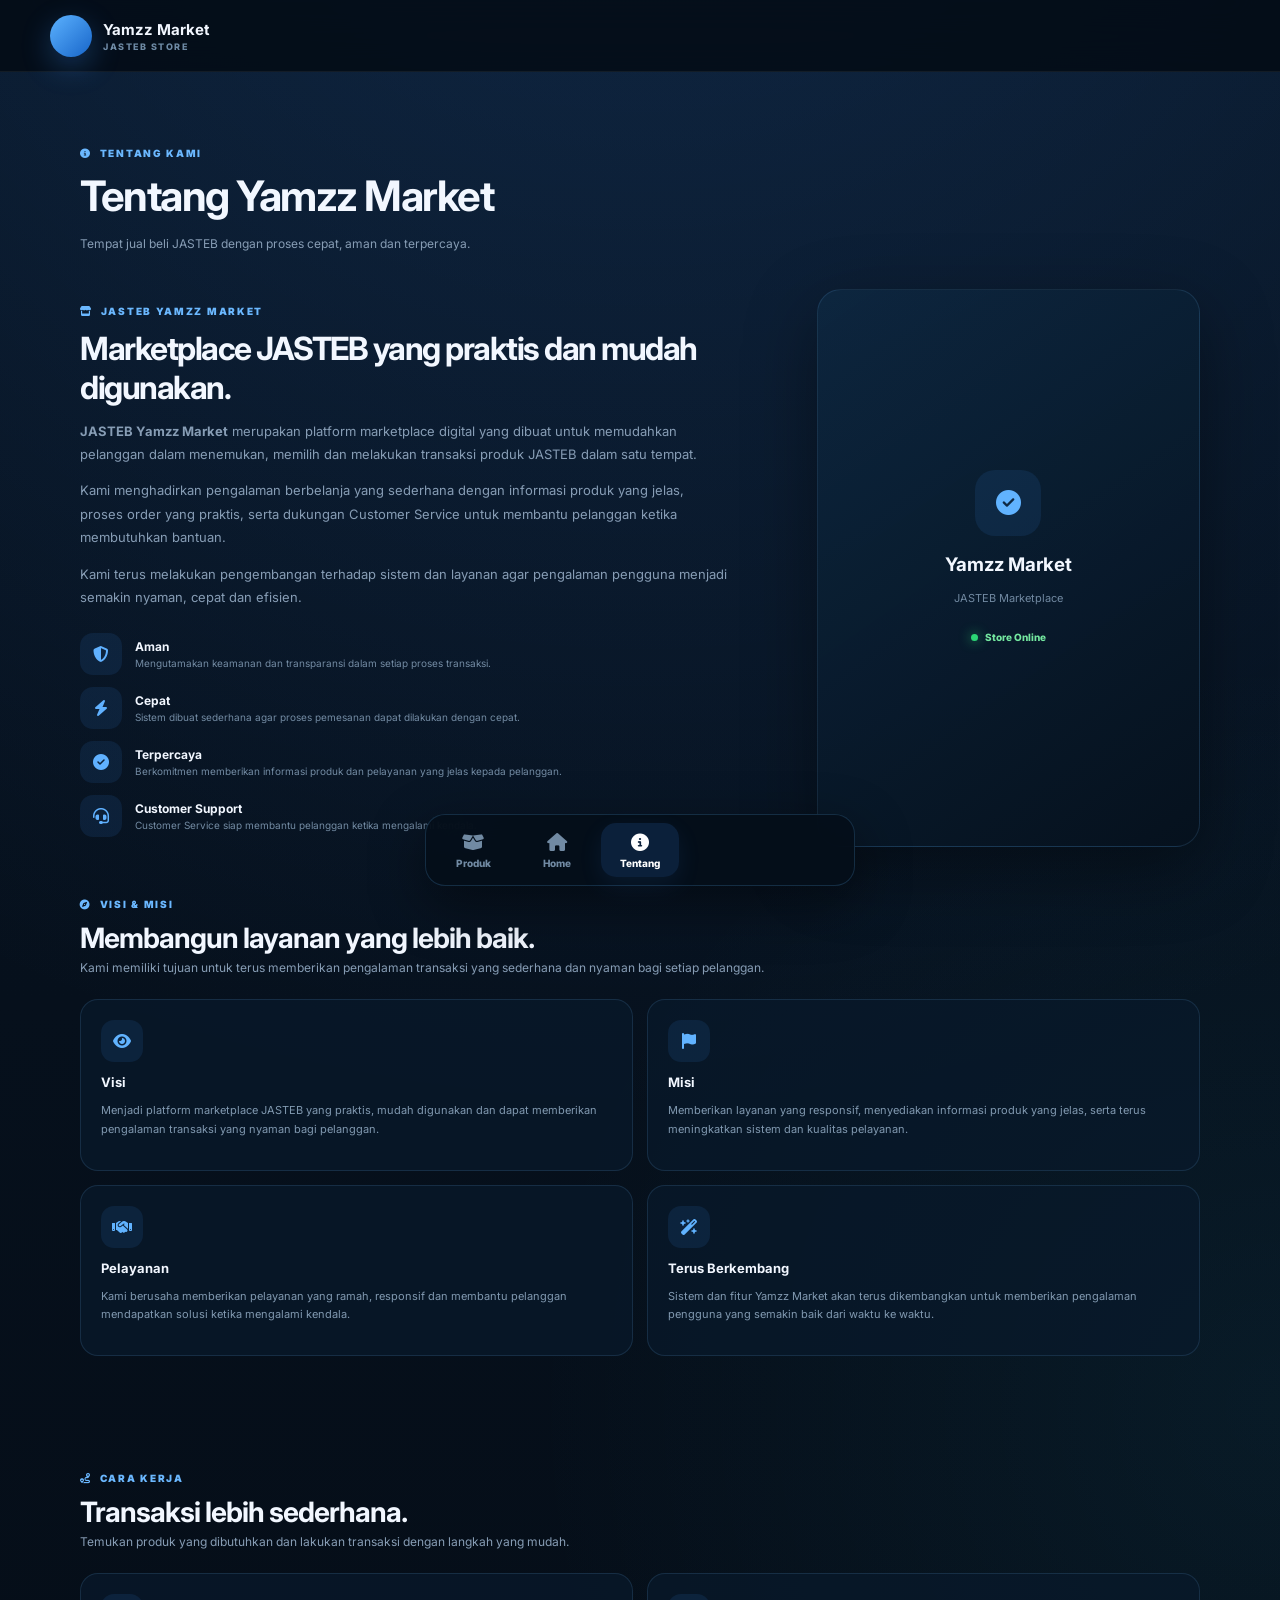
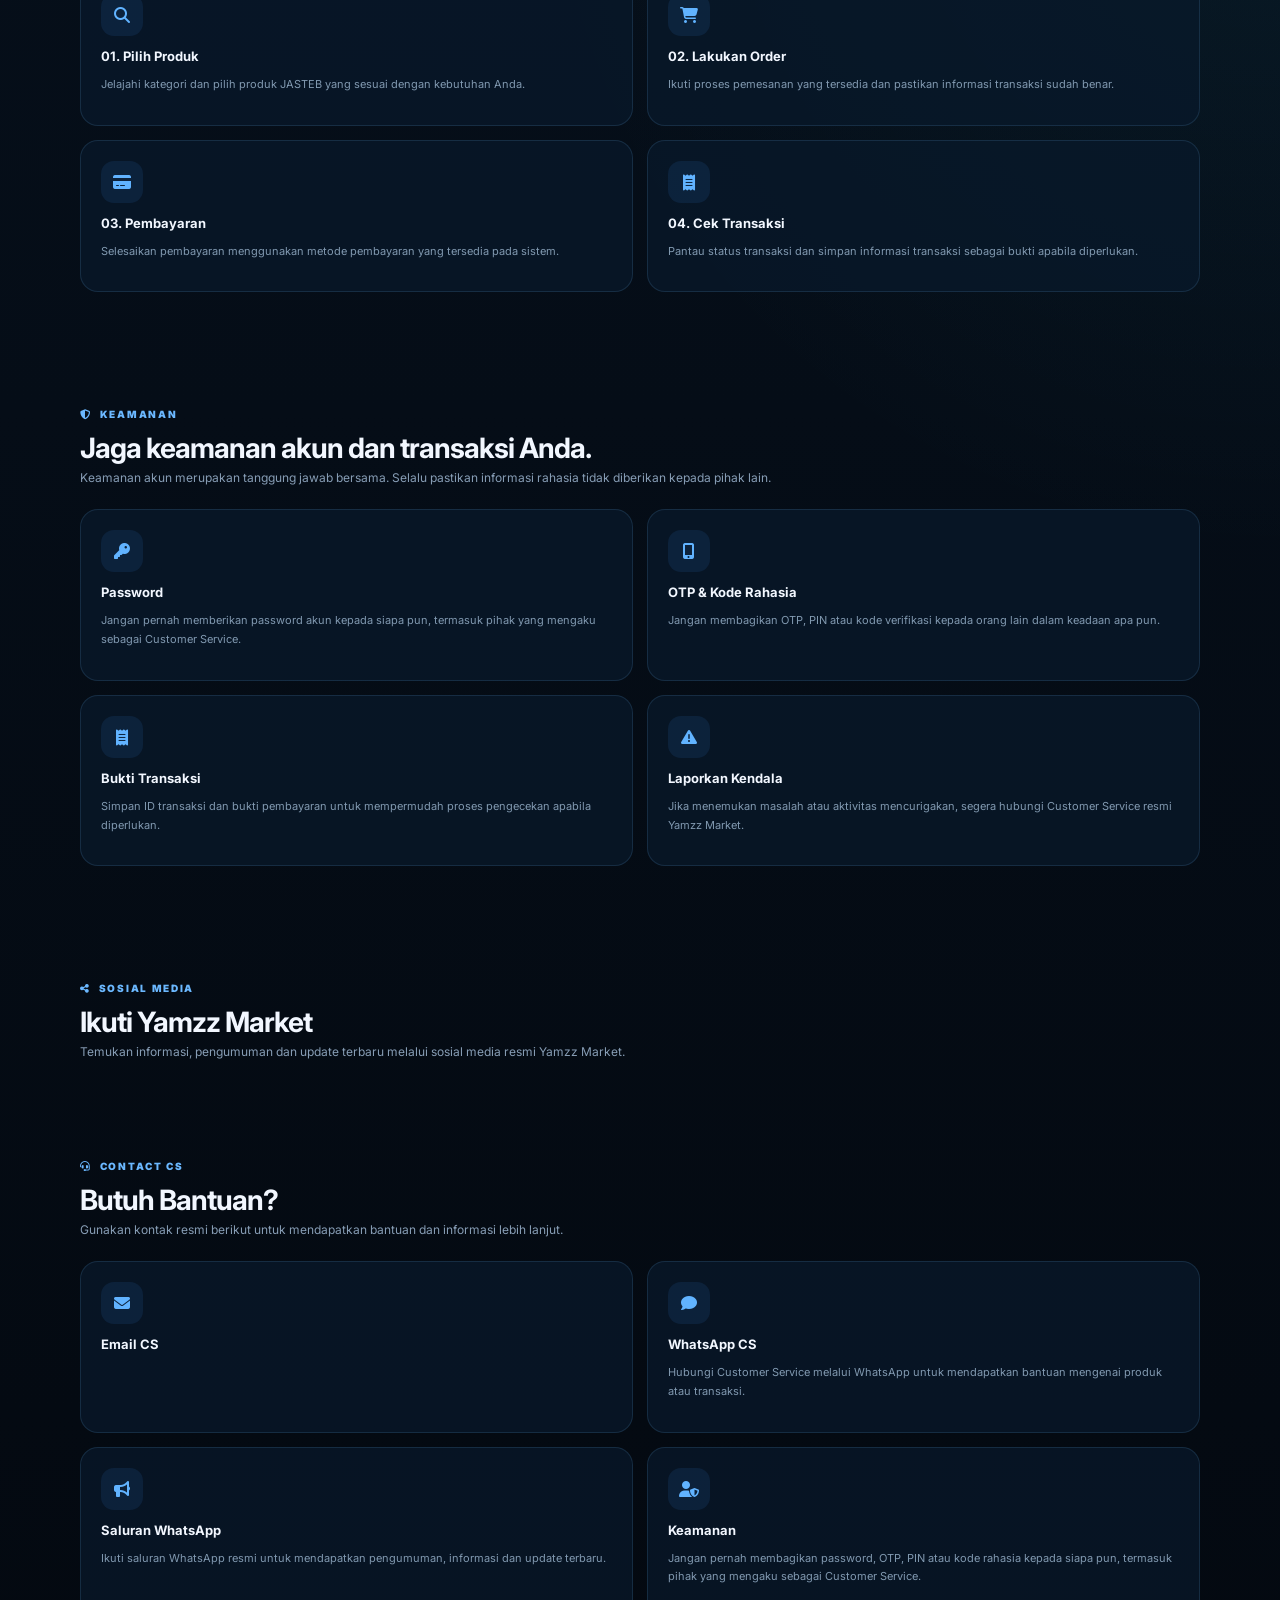
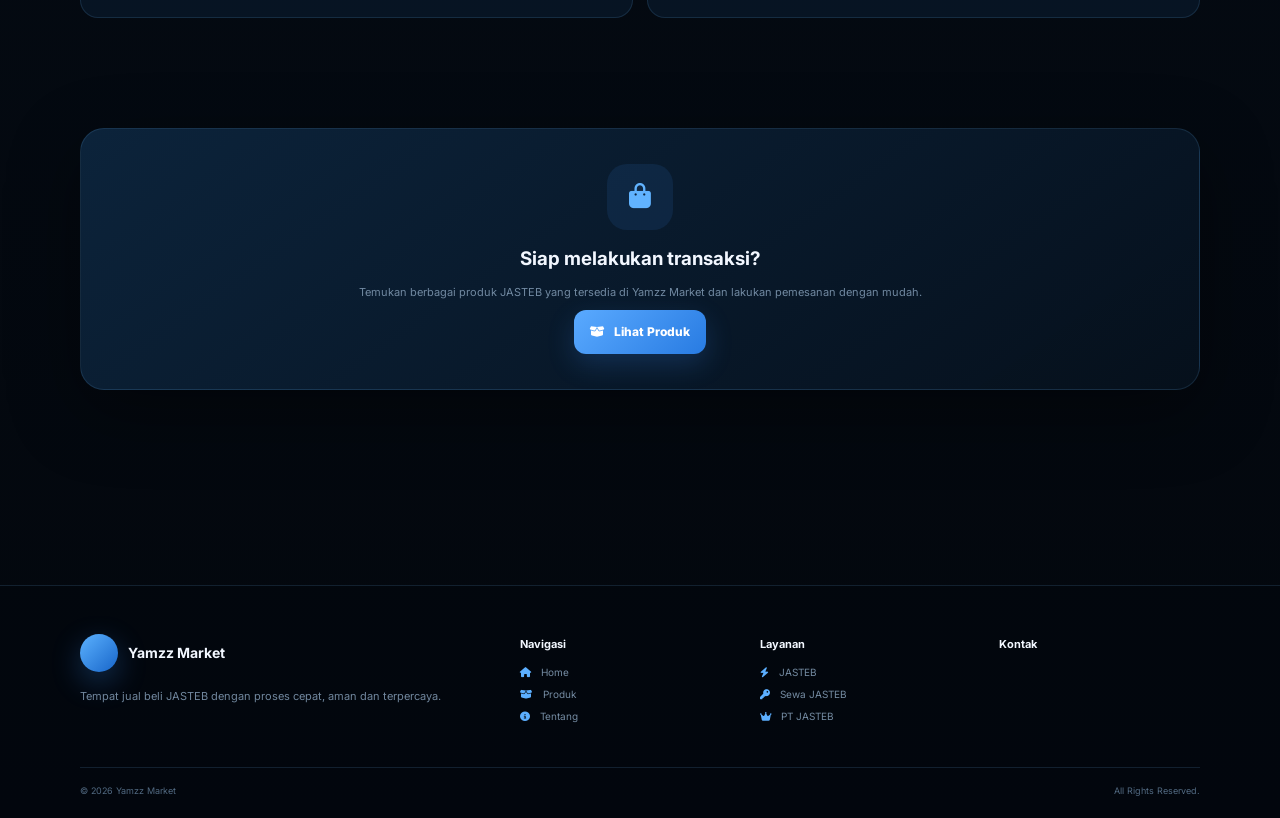
<file: tentang_fontawesome.html>
<!DOCTYPE html>
<html lang="id">
<head>
<meta charset="UTF-8">
<meta name="viewport" content="width=device-width,initial-scale=1.0,maximum-scale=1.0">
<meta name="theme-color" content="#07111f">

<title>Tentang • Jasteb Yamzz Market</title>
<meta name="description" content="Tentang JASTEB Yamzz Market - Marketplace JASTEB dengan pelayanan cepat, praktis, aman dan terpercaya.">

<link rel="icon" type="image/png" href="assets/hero.png">

<link rel="preconnect" href="https://fonts.googleapis.com">
<link rel="preconnect" href="https://fonts.gstatic.com" crossorigin>

<link href="https://fonts.googleapis.com/css2?family=Inter:wght@400;500;600;700;800;900&display=swap" rel="stylesheet">
<link rel="stylesheet" href="https://cdnjs.cloudflare.com/ajax/libs/font-awesome/6.5.2/css/all.min.css">

<link rel="stylesheet" href="css/index.css">
</head>

<body>

<!-- LOADER -->
<div id="loader" class="loader">
    <div class="loader-box">
        <div class="loader-spinner"></div>
        <span>Memuat toko...</span>
    </div>
</div>


<!-- NAVBAR -->
<header class="navbar">
    <div class="nav-container">

        <a href="index.html" class="brand">

            <div class="brand-logo">
                <img id="navLogo" src="assets/hero.png" alt="Logo">
            </div>

            <div class="brand-info">
                <strong id="navStoreName">Yamzz Market</strong>
                <span>JASTEB STORE</span>
            </div>

        </a>

        <div class="nav-actions">

            <a id="navWhatsapp"
               href="#"
               target="_blank"
               rel="noopener"
               class="nav-wa">

                <i class="fa-solid fa-comment"></i>
                <span>WhatsApp</span>

            </a>

        </div>

    </div>
</header>


<!-- MAIN -->
<main class="page-main">


    <!-- HEADER TENTANG -->
    <section class="container page-heading">

        <span class="section-label">
            <i class="fa-solid fa-circle-info"></i>
            TENTANG KAMI
        </span>

        <h1 id="aboutTitle">
            Tentang Yamzz Market
        </h1>

        <p id="aboutDescription">
            JASTEB Yamzz Market adalah marketplace digital yang hadir untuk
            memberikan pengalaman transaksi yang praktis, cepat dan mudah.
        </p>

    </section>


    <!-- PROFIL -->
    <section class="container">

        <div class="about-grid">

            <div class="about-content">

                <span class="section-label">
                    <i class="fa-solid fa-store"></i>
                    JASTEB YAMZZ MARKET
                </span>

                <h2>
                    Marketplace JASTEB yang praktis dan mudah digunakan.
                </h2>

                <p>
                    <strong>JASTEB Yamzz Market</strong> merupakan platform
                    marketplace digital yang dibuat untuk memudahkan pelanggan
                    dalam menemukan, memilih dan melakukan transaksi produk
                    JASTEB dalam satu tempat.
                </p>

                <p>
                    Kami menghadirkan pengalaman berbelanja yang sederhana
                    dengan informasi produk yang jelas, proses order yang
                    praktis, serta dukungan Customer Service untuk membantu
                    pelanggan ketika membutuhkan bantuan.
                </p>

                <p>
                    Kami terus melakukan pengembangan terhadap sistem dan
                    layanan agar pengalaman pengguna menjadi semakin nyaman,
                    cepat dan efisien.
                </p>


                <!-- FEATURES -->
                <div class="about-features">

                    <div class="feature-item">

                        <div class="feature-icon">
                            <i class="fa-solid fa-shield-halved"></i>
                        </div>

                        <div>
                            <strong>Aman</strong>

                            <span>
                                Mengutamakan keamanan dan transparansi
                                dalam setiap proses transaksi.
                            </span>
                        </div>

                    </div>


                    <div class="feature-item">

                        <div class="feature-icon">
                            <i class="fa-solid fa-bolt"></i>
                        </div>

                        <div>
                            <strong>Cepat</strong>

                            <span>
                                Sistem dibuat sederhana agar proses
                                pemesanan dapat dilakukan dengan cepat.
                            </span>
                        </div>

                    </div>


                    <div class="feature-item">

                        <div class="feature-icon">
                            <i class="fa-solid fa-circle-check"></i>
                        </div>

                        <div>
                            <strong>Terpercaya</strong>

                            <span>
                                Berkomitmen memberikan informasi produk
                                dan pelayanan yang jelas kepada pelanggan.
                            </span>
                        </div>

                    </div>


                    <div class="feature-item">

                        <div class="feature-icon">
                            <i class="fa-solid fa-headset"></i>
                        </div>

                        <div>
                            <strong>Customer Support</strong>

                            <span>
                                Customer Service siap membantu pelanggan
                                ketika mengalami kendala.
                            </span>
                        </div>

                    </div>

                </div>

            </div>


            <!-- STORE CARD -->
            <div class="about-card">

                <div class="about-card-icon">
                    <i class="fa-solid fa-circle-check"></i>
                </div>

                <h3 id="aboutCardName">
                    Yamzz Market
                </h3>

                <p>
                    JASTEB Marketplace
                </p>

                <div class="about-status">

                    <span class="online-dot"></span>

                    <span>
                        Store Online
                    </span>

                </div>

                <a id="aboutWhatsapp"
                   href="#"
                   target="_blank"
                   rel="noopener"
                   class="btn btn-primary">

                    <i class="fa-solid fa-comment"></i>

                    Chat WhatsApp CS

                </a>

            </div>

        </div>

    </section>



    <!-- VISI MISI -->
    <section class="container guide-section">

        <div class="section-heading">

            <div>

                <span class="section-label">
                    <i class="fa-solid fa-compass"></i>
                    VISI & MISI
                </span>

                <h2>
                    Membangun layanan yang lebih baik.
                </h2>

                <p>
                    Kami memiliki tujuan untuk terus memberikan pengalaman
                    transaksi yang sederhana dan nyaman bagi setiap pelanggan.
                </p>

            </div>

        </div>


        <div class="about-contact-grid">


            <!-- VISI -->
            <div class="contact-card">

                <div class="contact-icon">
                    <i class="fa-solid fa-eye"></i>
                </div>

                <h3>
                    Visi
                </h3>

                <p>
                    Menjadi platform marketplace JASTEB yang praktis,
                    mudah digunakan dan dapat memberikan pengalaman
                    transaksi yang nyaman bagi pelanggan.
                </p>

            </div>


            <!-- MISI -->
            <div class="contact-card">

                <div class="contact-icon">
                    <i class="fa-solid fa-flag"></i>
                </div>

                <h3>
                    Misi
                </h3>

                <p>
                    Memberikan layanan yang responsif, menyediakan informasi
                    produk yang jelas, serta terus meningkatkan sistem dan
                    kualitas pelayanan.
                </p>

            </div>


            <!-- PELAYANAN -->
            <div class="contact-card">

                <div class="contact-icon">
                    <i class="fa-solid fa-handshake"></i>
                </div>

                <h3>
                    Pelayanan
                </h3>

                <p>
                    Kami berusaha memberikan pelayanan yang ramah,
                    responsif dan membantu pelanggan mendapatkan solusi
                    ketika mengalami kendala.
                </p>

            </div>


            <!-- PENGEMBANGAN -->
            <div class="contact-card">

                <div class="contact-icon">
                    <i class="fa-solid fa-wand-magic-sparkles"></i>
                </div>

                <h3>
                    Terus Berkembang
                </h3>

                <p>
                    Sistem dan fitur Yamzz Market akan terus dikembangkan
                    untuk memberikan pengalaman pengguna yang semakin
                    baik dari waktu ke waktu.
                </p>

            </div>

        </div>

    </section>



    <!-- CARA KERJA -->
    <section class="container guide-section">

        <div class="section-heading">

            <div>

                <span class="section-label">
                    <i class="fa-solid fa-route"></i>
                    CARA KERJA
                </span>

                <h2>
                    Transaksi lebih sederhana.
                </h2>

                <p>
                    Temukan produk yang dibutuhkan dan lakukan transaksi
                    dengan langkah yang mudah.
                </p>

            </div>

        </div>


        <div class="about-contact-grid">


            <div class="contact-card">

                <div class="contact-icon">
                    <i class="fa-solid fa-magnifying-glass"></i>
                </div>

                <h3>
                    01. Pilih Produk
                </h3>

                <p>
                    Jelajahi kategori dan pilih produk JASTEB yang
                    sesuai dengan kebutuhan Anda.
                </p>

            </div>


            <div class="contact-card">

                <div class="contact-icon">
                    <i class="fa-solid fa-cart-shopping"></i>
                </div>

                <h3>
                    02. Lakukan Order
                </h3>

                <p>
                    Ikuti proses pemesanan yang tersedia dan pastikan
                    informasi transaksi sudah benar.
                </p>

            </div>


            <div class="contact-card">

                <div class="contact-icon">
                    <i class="fa-solid fa-credit-card"></i>
                </div>

                <h3>
                    03. Pembayaran
                </h3>

                <p>
                    Selesaikan pembayaran menggunakan metode pembayaran
                    yang tersedia pada sistem.
                </p>

            </div>


            <div class="contact-card">

                <div class="contact-icon">
                    <i class="fa-solid fa-receipt"></i>
                </div>

                <h3>
                    04. Cek Transaksi
                </h3>

                <p>
                    Pantau status transaksi dan simpan informasi transaksi
                    sebagai bukti apabila diperlukan.
                </p>

            </div>

        </div>

    </section>



    <!-- KEAMANAN -->
    <section class="container guide-section">

        <div class="section-heading">

            <div>

                <span class="section-label">
                    <i class="fa-solid fa-shield-halved"></i>
                    KEAMANAN
                </span>

                <h2>
                    Jaga keamanan akun dan transaksi Anda.
                </h2>

                <p>
                    Keamanan akun merupakan tanggung jawab bersama.
                    Selalu pastikan informasi rahasia tidak diberikan
                    kepada pihak lain.
                </p>

            </div>

        </div>


        <div class="about-contact-grid">


            <div class="contact-card">

                <div class="contact-icon">
                    <i class="fa-solid fa-key"></i>
                </div>

                <h3>
                    Password
                </h3>

                <p>
                    Jangan pernah memberikan password akun kepada siapa pun,
                    termasuk pihak yang mengaku sebagai Customer Service.
                </p>

            </div>


            <div class="contact-card">

                <div class="contact-icon">
                    <i class="fa-solid fa-mobile-screen-button"></i>
                </div>

                <h3>
                    OTP & Kode Rahasia
                </h3>

                <p>
                    Jangan membagikan OTP, PIN atau kode verifikasi kepada
                    orang lain dalam keadaan apa pun.
                </p>

            </div>


            <div class="contact-card">

                <div class="contact-icon">
                    <i class="fa-solid fa-receipt"></i>
                </div>

                <h3>
                    Bukti Transaksi
                </h3>

                <p>
                    Simpan ID transaksi dan bukti pembayaran untuk
                    mempermudah proses pengecekan apabila diperlukan.
                </p>

            </div>


            <div class="contact-card">

                <div class="contact-icon">
                    <i class="fa-solid fa-triangle-exclamation"></i>
                </div>

                <h3>
                    Laporkan Kendala
                </h3>

                <p>
                    Jika menemukan masalah atau aktivitas mencurigakan,
                    segera hubungi Customer Service resmi Yamzz Market.
                </p>

            </div>

        </div>

    </section>



    <!-- SOCIAL MEDIA -->
    <section class="container guide-section">

        <div class="section-heading">

            <div>

                <span class="section-label">
                    <i class="fa-solid fa-share-nodes"></i>
                    SOSIAL MEDIA
                </span>

                <h2>
                    Ikuti Yamzz Market
                </h2>

                <p>
                    Temukan informasi, pengumuman dan update terbaru
                    melalui sosial media resmi Yamzz Market.
                </p>

            </div>

        </div>


        <div class="social-card-grid">

            <a id="aboutTiktok"
               class="social-card"
               href="#"
               target="_blank"
               rel="noopener">

                <i class="fa-solid fa-music"></i>

                TikTok

            </a>


            <a id="aboutInstagram"
               class="social-card"
               href="#"
               target="_blank"
               rel="noopener">

                <i class="fa-solid fa-camera"></i>

                Instagram

            </a>


            <a id="aboutYoutube"
               class="social-card"
               href="#"
               target="_blank"
               rel="noopener">

                <i class="fa-solid fa-youtube"></i>

                YouTube

            </a>


            <a id="aboutTelegram"
               class="social-card"
               href="#"
               target="_blank"
               rel="noopener">

                <i class="fa-solid fa-paper-plane"></i>

                Telegram

            </a>

        </div>

    </section>



    <!-- CONTACT CS -->
    <section class="container guide-section" style="padding-top:10px">

        <div class="section-heading">

            <div>

                <span class="section-label">
                    <i class="fa-solid fa-headset"></i>
                    CONTACT CS
                </span>

                <h2>
                    Butuh Bantuan?
                </h2>

                <p>
                    Gunakan kontak resmi berikut untuk mendapatkan
                    bantuan dan informasi lebih lanjut.
                </p>

            </div>

        </div>


        <div class="about-contact-grid">


            <!-- EMAIL -->
            <div class="contact-card">

                <div class="contact-icon">
                    <i class="fa-solid fa-envelope"></i>
                </div>

                <h3>
                    Email CS
                </h3>

                <a id="aboutEmail" href="#">

                    <i class="fa-solid fa-arrow-up-right-from-square"></i>

                    <span id="aboutEmailText">
                        Email belum diatur
                    </span>

                </a>

            </div>


 <!-- WHATSAPP -->
            <div class="contact-card">

                <div class="contact-icon">
                    <i class="fa-solid fa-comment"></i>
                </div>

                <h3>
                    WhatsApp CS
                </h3>

                <p>
                    Hubungi Customer Service melalui WhatsApp untuk
                    mendapatkan bantuan mengenai produk atau transaksi.
                </p>

                <a id="aboutWaContact"
                   href="#"
                   target="_blank"
                   rel="noopener">

                    <i class="fa-solid fa-arrow-up-right-from-square"></i>

                    Chat Customer Service

                </a>

            </div>


            <!-- CHANNEL -->
            <div class="contact-card">

                <div class="contact-icon">
                    <i class="fa-solid fa-bullhorn"></i>
                </div>

                <h3>
                    Saluran WhatsApp
                </h3>

                <p>
                    Ikuti saluran WhatsApp resmi untuk mendapatkan
                    pengumuman, informasi dan update terbaru.
                </p>

                <a id="whatsappChannel"
                   href="#"
                   target="_blank"
                   rel="noopener">

                    <i class="fa-solid fa-paper-plane"></i>

                    Buka Saluran WhatsApp

                </a>

            </div>


            <!-- SECURITY -->
            <div class="contact-card">

                <div class="contact-icon">
                    <i class="fa-solid fa-user-shield"></i>
                </div>

                <h3>
                    Keamanan
                </h3>

                <p>
                    Jangan pernah membagikan password, OTP, PIN atau
                    kode rahasia kepada siapa pun, termasuk pihak yang
                    mengaku sebagai Customer Service.
                </p>

            </div>

        </div>

    </section>



    <!-- CTA -->
    <section class="container guide-section">

        <div class="about-card">

            <div class="about-card-icon">

                <i class="fa-solid fa-bag-shopping"></i>

            </div>

            <h3>
                Siap melakukan transaksi?
            </h3>

            <p>
                Temukan berbagai produk JASTEB yang tersedia
                di Yamzz Market dan lakukan pemesanan dengan mudah.
            </p>

            <a href="produk.html"
               class="btn btn-primary">

                <i class="fa-solid fa-box-open"></i>

                Lihat Produk

            </a>

        </div>

    </section>


</main>



<!-- FOOTER -->
<footer class="footer page-footer">

    <div class="container">

        <div class="footer-grid">


            <!-- BRAND -->
            <div class="footer-brand">

                <div class="footer-logo">

                    <div class="brand-logo">

                        <img id="footerLogo"
                             src="assets/hero.png"
                             alt="Logo">

                    </div>

                    <strong id="footerStoreName">
                        Yamzz Market
                    </strong>

                </div>

                <p id="footerDescription">
                    JASTEB Marketplace dengan pelayanan praktis,
                    cepat dan mudah.
                </p>


                <div class="social-links">

                    <a id="socialTiktok"
                       href="#"
                       target="_blank"
                       rel="noopener"
                       aria-label="TikTok">

                        <i class="fa-solid fa-music"></i>

                    </a>


                    <a id="socialInstagram"
                       href="#"
                       target="_blank"
                       rel="noopener"
                       aria-label="Instagram">

                        <i class="fa-solid fa-camera"></i>

                    </a>


                    <a id="socialYoutube"
                       href="#"
                       target="_blank"
                       rel="noopener"
                       aria-label="YouTube">

                        <i class="fa-solid fa-youtube"></i>

                    </a>


                    <a id="socialTelegram"
                       href="#"
                       target="_blank"
                       rel="noopener"
                       aria-label="Telegram">

                        <i class="fa-solid fa-paper-plane"></i>

                    </a>

                </div>

            </div>



            <!-- NAVIGASI -->
            <div class="footer-column">

                <h4>
                    Navigasi
                </h4>

                <a href="index.html">

                    <i class="fa-solid fa-house"></i>

                    Home

                </a>

                <a href="produk.html">

                    <i class="fa-solid fa-box-open"></i>

                    Produk

                </a>

                <a href="tentang.html">

                    <i class="fa-solid fa-circle-info"></i>

                    Tentang

                </a>

            </div>



            <!-- LAYANAN -->
            <div class="footer-column">

                <h4>
                    Layanan
                </h4>

                <a href="produk.html">

                    <i class="fa-solid fa-bolt"></i>

                    JASTEB

                </a>

                <a href="produk.html">

                    <i class="fa-solid fa-key"></i>

                    Sewa JASTEB

                </a>

                <a href="produk.html">

                    <i class="fa-solid fa-crown"></i>

                    PT JASTEB

                </a>

            </div>



            <!-- KONTAK -->
            <div class="footer-column">

                <h4>
                    Kontak
                </h4>

                <a id="footerWhatsapp"
                   href="#"
                   target="_blank"
                   rel="noopener">

                    <i class="fa-solid fa-comment"></i>

                    WhatsApp CS

                </a>


                <a id="footerEmail"
                   href="#">

                    <i class="fa-solid fa-envelope"></i>

                    Email CS

                </a>

            </div>

        </div>



        <!-- FOOTER BOTTOM -->
        <div class="footer-bottom">

            <span>
                ©
                <span id="footerYear"></span>
                <span id="copyrightName">
                    Yamzz Market
                </span>
            </span>

            <span>
                All Rights Reserved.
            </span>

        </div>

    </div>

</footer>



<!-- BOTTOM NAVBAR -->
<nav class="bottom-navbar" aria-label="Navigasi utama">

    <a href="produk.html"
       data-page="produk">

        <i class="fa-solid fa-box-open"></i>

        <span>
            Produk
        </span>

    </a>


    <a href="index.html"
       data-page="home">

        <i class="fa-solid fa-house"></i>

        <span>
            Home
        </span>

    </a>


    <a href="tentang.html"
       data-page="tentang">

        <i class="fa-solid fa-circle-info"></i>

        <span>
            Tentang
        </span>

    </a>

</nav>



<!-- JS -->
<script src="js/index.js"></script>


<script>
document.addEventListener('DOMContentLoaded', () => {

    document
        .querySelectorAll('.bottom-navbar a')
        .forEach(a => {

            a.classList.toggle(
                'active',
                a.dataset.page === 'tentang'
            );

        });

});
</script>

</body>
                  </html>
</file>
<file: css/index.css>
@import url('https://fonts.googleapis.com/css2?family=Inter:wght@400;500;600;700;800;900&display=swap');
:root{--bg:#040912;--bg2:#071321;--card:rgba(10,24,40,.78);--card2:#0c1d31;--line:rgba(100,165,225,.16);--text:#f2f7ff;--muted:#879db5;--blue:#3d91ff;--blue2:#62b5ff;--cyan:#36dcff;--green:#2bd675;--red:#ff5c72;--shadow:0 22px 70px rgba(0,0,0,.38);--r:22px}
*{box-sizing:border-box}html{scroll-behavior:smooth}body{margin:0;min-height:100vh;color:var(--text);font-family:Inter,system-ui,sans-serif;background:radial-gradient(circle at 50% -10%,rgba(61,145,255,.18),transparent 34%),radial-gradient(circle at 100% 35%,rgba(54,220,255,.06),transparent 26%),linear-gradient(180deg,#071321 0%,#03070d 100%)}body.modal-open{overflow:hidden}a{text-decoration:none;color:inherit}button,input,textarea{font:inherit}button{border:0;cursor:pointer}.container{width:min(1120px,92%);margin:auto}
/* NAV */
.navbar{position:sticky;top:0;z-index:80;height:72px;background:rgba(3,9,17,.78);border-bottom:1px solid rgba(255,255,255,.06);backdrop-filter:blur(22px)}.nav-container{width:min(1180px,94%);height:100%;margin:auto;display:flex;align-items:center;justify-content:space-between;gap:22px}.brand{display:flex;align-items:center;gap:11px;min-width:0}.brand-logo{width:42px;height:42px;flex:0 0 42px;border-radius:50%;display:grid;place-items:center;overflow:hidden;background:linear-gradient(135deg,#5cb2ff,#1765c9);box-shadow:0 10px 30px rgba(61,145,255,.3);color:white}.brand-logo img{width:100%;height:100%;object-fit:cover}.brand-info{display:grid;gap:2px;min-width:0}.brand-info strong{font-size:15px;white-space:nowrap}.brand-info span{font-size:9px;letter-spacing:1.5px;color:#6e8aa5;font-weight:800}.nav-menu{display:flex;align-items:center;gap:6px}.nav-link{display:flex;align-items:center;gap:8px;padding:10px 13px;border-radius:12px;color:#91a7bd;font-size:12px;font-weight:700;transition:.2s}.nav-link:hover,.nav-link.active{color:#fff;background:rgba(61,145,255,.1)}.nav-link i{color:#5caaff}.nav-actions{display:flex}.nav-wa{display:flex;align-items:center;gap:8px;padding:10px 14px;border:1px solid rgba(43,214,117,.2);border-radius:12px;background:rgba(43,214,117,.08);color:#7aeea8;font-size:11px;font-weight:800}.nav-wa:hover{background:rgba(43,214,117,.14)}
/* HERO */
.hero{width:min(1180px,94%);margin:24px auto 0;position:relative;overflow:hidden;border:1px solid var(--line);border-radius:28px;background:linear-gradient(135deg,rgba(13,42,69,.94),rgba(5,16,28,.96));box-shadow:var(--shadow)}.hero:before{content:"";position:absolute;width:520px;height:520px;right:-180px;top:-240px;border-radius:50%;background:rgba(61,145,255,.13);filter:blur(35px)}.hero-container{min-height:390px;padding:55px 58px;display:grid;grid-template-columns:1.25fr .75fr;align-items:center;gap:30px;position:relative}.hero-content{position:relative;z-index:2}.hero-badge,.section-label,.banner-label{display:inline-flex;align-items:center;gap:8px;color:#6bb8ff;font-size:10px;font-weight:900;letter-spacing:1.7px}.badge-dot,.online-dot{width:7px;height:7px;border-radius:50%;background:var(--green);box-shadow:0 0 12px rgba(43,214,117,.8);display:inline-block}.hero h1{font-size:clamp(38px,6vw,66px);line-height:1;letter-spacing:-3px;margin:14px 0}.hero h1 span{display:block;background:linear-gradient(90deg,#fff,#65b7ff);-webkit-background-clip:text;background-clip:text;color:transparent}.hero-content>p{max-width:620px;color:var(--muted);font-size:14px;line-height:1.8}.hero-buttons{display:flex;gap:10px;margin-top:22px}.btn{display:inline-flex;align-items:center;justify-content:center;gap:9px;min-height:44px;padding:0 16px;border-radius:12px;font-size:12px;font-weight:800;transition:.2s}.btn-primary{color:#fff;background:linear-gradient(135deg,#5aaaff,#287be2);box-shadow:0 10px 28px rgba(61,145,255,.2)}.btn-secondary{color:#b8c9da;background:#102941;border:1px solid rgba(100,165,225,.15)}.btn:hover{transform:translateY(-2px);filter:brightness(1.07)}.btn:disabled{opacity:.5;cursor:not-allowed;transform:none}.btn-full{width:100%}.hero-stats{display:flex;gap:28px;margin-top:30px}.hero-stat{display:grid;gap:5px}.hero-stat strong{font-size:18px}.hero-stat strong i{color:#62b5ff}.hero-stat span{font-size:10px;color:#7189a1}.hero-visual{display:flex;justify-content:center;position:relative;z-index:2}.hero-glow{position:absolute;width:220px;height:220px;border-radius:50%;background:rgba(61,145,255,.13);filter:blur(30px)}.hero-card{width:min(280px,100%);padding:22px;border-radius:24px;border:1px solid rgba(116,185,240,.2);background:linear-gradient(160deg,rgba(19,54,87,.9),rgba(6,17,29,.9));box-shadow:0 30px 80px rgba(0,0,0,.35);transform:rotate(2deg)}.hero-card-top{display:flex;align-items:center;gap:8px;color:#91a9c0;font-size:9px;font-weight:800}.hero-card-top .online-dot{margin-right:auto}.hero-card-logo{width:105px;height:105px;margin:25px auto 18px;border-radius:24px;overflow:hidden;display:grid;place-items:center;background:rgba(61,145,255,.1);border:1px solid rgba(98,181,255,.15)}.hero-card-logo img{width:100%;height:100%;object-fit:cover}.hero-card-text{text-align:center;display:grid;gap:6px}.hero-card-text strong{font-size:15px}.hero-card-text span{font-size:9px;color:#7891aa}.hero-card-bottom{display:grid;grid-template-columns:1fr 1fr;gap:8px;margin-top:20px}.hero-card-bottom div{padding:9px;border-radius:10px;background:rgba(255,255,255,.04);font-size:8px;color:#91a9c0}.hero-card-bottom i{color:#61b5ff}
/* BANNER */
.banner-section{padding-top:24px}.banner-card{height:300px;position:relative;overflow:hidden;border-radius:24px;border:1px solid var(--line);background:#091a2b;box-shadow:var(--shadow)}.banner-card>img{width:100%;height:100%;object-fit:cover;display:block}.banner-overlay{position:absolute;inset:0;background:linear-gradient(90deg,rgba(3,10,18,.94),rgba(3,10,18,.58),rgba(3,10,18,.12))}.banner-content{position:absolute;z-index:2;left:6%;top:50%;transform:translateY(-50%);max-width:590px}.banner-content h2{font-size:clamp(28px,5vw,50px);letter-spacing:-2px;margin:10px 0}.banner-content p{color:#9bb0c4;font-size:12px;line-height:1.7;max-width:500px}.banner-content .btn{margin-top:8px}
/* =========================================================
   LIVE TRANSACTIONS — PREMIUM FADE
========================================================= */

.paid-transactions-section{
    padding-top:16px;
}

/* CARD */
.paid-live-card{
    position:relative;
    overflow:hidden;
    border:1px solid rgba(43,214,117,.18);
    border-radius:18px;

    background:
        linear-gradient(
            135deg,
            rgba(8,29,35,.94),
            rgba(6,17,28,.98)
        );

    box-shadow:
        0 14px 45px rgba(0,0,0,.22),
        inset 0 1px 0 rgba(255,255,255,.025);

    backdrop-filter:blur(14px);
    -webkit-backdrop-filter:blur(14px);
}

/* BACKGROUND GLOW */
.paid-live-card:before{
    content:"";
    position:absolute;
    inset:0;
    pointer-events:none;

    background:
        radial-gradient(
            circle at 0% 50%,
            rgba(43,214,117,.13),
            transparent 35%
        ),
        radial-gradient(
            circle at 100% 0%,
            rgba(76,201,255,.05),
            transparent 30%
        );
}

/* LIGHT SHINE */
.paid-live-card:after{
    content:"";
    position:absolute;
    top:0;
    left:-120%;

    width:70%;
    height:1px;

    pointer-events:none;

    background:
        linear-gradient(
            90deg,
            transparent,
            rgba(255,255,255,.3),
            transparent
        );

    animation:paidLiveShine 6s ease-in-out infinite;
}

/* =========================================================
   HEADER
========================================================= */

.paid-live-head{
    position:relative;
    z-index:2;

    display:flex;
    align-items:center;
    justify-content:space-between;

    gap:14px;
    padding:13px 16px;

    border-bottom:1px solid rgba(255,255,255,.055);
}

.paid-live-title{
    display:flex;
    align-items:center;
    gap:10px;
    min-width:0;
}

.paid-live-title>div{
    display:grid;
    gap:3px;
    min-width:0;
}

.paid-live-title strong{
    font-size:11px;
    font-weight:900;
    letter-spacing:.2px;
}

.paid-live-title span{
    font-size:8px;
    color:#6f899d;
}

/* =========================================================
   LIVE DOT
========================================================= */
/* =========================================
   ADVERTISEMENT - BLUE NEON
========================================= */

.ad-container {
    width: 100%;
    margin: 18px auto;
    display: flex;
    justify-content: center;
    align-items: center;
}

.ad-box {
    position: relative;
    width: 100%;
    min-height: 90px;

    display: flex;
    justify-content: center;
    align-items: center;

    overflow: hidden;

    background:
        linear-gradient(
            135deg,
            rgba(7, 17, 31, .96),
            rgba(9, 28, 52, .92)
        );

    border: 1px solid rgba(0, 170, 255, .25);

    border-radius: 14px;

    box-shadow:
        0 0 20px rgba(0, 140, 255, .08),
        inset 0 0 20px rgba(0, 140, 255, .03);
}


/* LABEL IKLAN */

.ad-label {
    position: absolute;

    top: 6px;
    left: 10px;

    z-index: 2;

    font-size: 9px;
    font-weight: 700;

    letter-spacing: .8px;

    color: rgba(150, 200, 255, .45);

    text-transform: uppercase;

    pointer-events: none;
}


/* SLOT IKLAN */

.ad-slot {
    width: 100%;
    min-height: 90px;

    display: flex;
    justify-content: center;
    align-items: center;

    text-align: center;
}


/* IKLAN RESPONSIVE */

.ad-slot iframe,
.ad-slot img,
.ad-slot video {
    max-width: 100%;
}


/* MOBILE */

@media (max-width: 600px) {

    .ad-container {
        margin: 14px auto;
    }

    .ad-box {
        min-height: 70px;
        border-radius: 12px;
    }

    .ad-slot {
        min-height: 70px;
    }

}

.paid-live-dot{
    width:9px;
    height:9px;
    flex:0 0 9px;

    border-radius:50%;
    background:#2bd675;

    box-shadow:
        0 0 0 4px rgba(43,214,117,.08),
        0 0 14px rgba(43,214,117,.65);

    animation:
        paidLivePulse 1.8s ease-in-out infinite;
}

/* =========================================================
   STATUS
========================================================= */

.paid-live-status{
    display:inline-flex;
    align-items:center;
    gap:6px;

    flex:0 0 auto;

    padding:6px 9px;
    border-radius:9px;

    background:rgba(43,214,117,.08);
    color:#70eaa0;

    border:1px solid rgba(43,214,117,.13);

    font-size:8px;
    font-weight:900;
    letter-spacing:.8px;

    box-shadow:
        inset 0 0 12px rgba(43,214,117,.025);
}

.paid-live-status i{
    font-size:8px;

    animation:
        paidLiveStatusPulse 1.5s ease-in-out infinite;
}

/* =========================================================
   TRANSACTION TRACK
========================================================= */

.paid-live-track{
    position:relative;
    z-index:2;

    min-height:62px;
    padding:10px 14px;

    overflow:hidden;

    transition:
        opacity .45s ease,
        filter .45s ease,
        transform .45s ease;
}

/* =========================================================
   TRANSACTION ITEM
========================================================= */

.paid-live-item{
    display:flex;
    align-items:center;

    gap:11px;
    min-height:42px;

    will-change:
        opacity,
        transform,
        filter;

    animation:
        paidLiveFadeIn
        .7s
        cubic-bezier(.4,0,.2,1)
        both;
}

/* =========================================================
   FADE OUT
   Dipanggil dari JavaScript saat transaksi berganti
========================================================= */

.paid-live-track.paid-live-fade-out{
    animation:paidLiveFadeOut .8s ease forwards;
}

/* =========================================================
   FADE IN
========================================================= */

.paid-live-track.paid-live-fade-in{
    animation:paidLiveFadeIn 1.2s ease forwards;
}

/* =========================================================
   NEW TRANSACTION
========================================================= */

.paid-live-item.paid-live-new{
    animation:
        paidLiveNew
        .7s
        cubic-bezier(.4,0,.2,1)
        both;
}

/* =========================================================
   ICON
========================================================= */

.paid-live-icon{
    position:relative;

    width:34px;
    height:34px;
    flex:0 0 34px;

    display:grid;
    place-items:center;

    border-radius:10px;

    background:
        linear-gradient(
            135deg,
            rgba(43,214,117,.14),
            rgba(43,214,117,.045)
        );

    color:#5fe897;

    border:1px solid rgba(43,214,117,.13);

    box-shadow:
        0 5px 18px rgba(43,214,117,.08),
        inset 0 0 12px rgba(43,214,117,.035);

    transition:
        transform .25s ease,
        box-shadow .25s ease;
}

.paid-live-icon i{
    font-size:14px;

    filter:
        drop-shadow(
            0 0 6px
            rgba(43,214,117,.4)
        );
}

.paid-live-item:hover .paid-live-icon{
    transform:scale(1.07);

    box-shadow:
        0 7px 24px rgba(43,214,117,.16),
        inset 0 0 15px rgba(43,214,117,.06);
}

/* =========================================================
   CONTENT
========================================================= */

.paid-live-content{
    display:grid;
    gap:4px;

    min-width:0;
    flex:1;
}

.paid-live-content strong{
    font-size:10px;
    font-weight:800;

    white-space:nowrap;
    overflow:hidden;
    text-overflow:ellipsis;
}

.paid-live-content span{
    font-size:8px;
    color:#7891a5;

    white-space:nowrap;
    overflow:hidden;
    text-overflow:ellipsis;
}

.paid-live-content b{
    color:#70eaa0;
    font-weight:900;
}

/* =========================================================
   TIME
========================================================= */

.paid-live-time{
    margin-left:auto;
    flex:0 0 auto;

    padding:4px 7px;
    border-radius:7px;

    background:rgba(255,255,255,.025);
    border:1px solid rgba(255,255,255,.035);

    font-size:8px;
    color:#587287;

    white-space:nowrap;
}

/* =========================================================
   FADE OUT
========================================================= */

@keyframes paidLiveFadeOut{

    0%{
        opacity:1;
        transform:scale(1);
        filter:blur(0);
    }

    35%{
        opacity:.65;
        transform:scale(.995);
        filter:blur(2px);
    }

    100%{
        opacity:0;
        transform:scale(.985);
        filter:blur(6px);
    }
}

/* =========================================================
   FADE IN
========================================================= */

@keyframes paidLiveFadeIn{

    0%{
        opacity:0;
        transform:scale(.985);
        filter:blur(6px);
    }

    30%{
        opacity:.25;
        transform:scale(.99);
        filter:blur(4px);
    }

    60%{
        opacity:.7;
        transform:scale(1.005);
        filter:blur(1.5px);
    }

    85%{
        opacity:.95;
        transform:scale(1);
        filter:blur(.3px);
    }

    100%{
        opacity:1;
        transform:scale(1);
        filter:blur(0);
    }
}

/* =========================================================
   NEW TRANSACTION
========================================================= */

@keyframes paidLiveNew{

    0%{
        opacity:0;
        transform:scale(.97);
        filter:blur(6px);
    }

    30%{
        opacity:.25;
        filter:blur(4px);
    }

    65%{
        opacity:.75;
        transform:scale(1.005);
        filter:blur(1px);
    }

    100%{
        opacity:1;
        transform:scale(1);
        filter:blur(0);
    }
}

/* =========================================================
   NORMAL ITEM
========================================================= */

@keyframes paidLiveIn{

    from{
        opacity:0;
        transform:scale(.985);
        filter:blur(3px);
    }

    to{
        opacity:1;
        transform:scale(1);
        filter:blur(0);
    }
}

/* =========================================================
   LIVE DOT
========================================================= */

@keyframes paidLivePulse{

    0%,100%{
        opacity:.65;
        transform:scale(.9);

        box-shadow:
            0 0 0 4px rgba(43,214,117,.08),
            0 0 10px rgba(43,214,117,.45);
    }

    50%{
        opacity:1;
        transform:scale(1);

        box-shadow:
            0 0 0 5px rgba(43,214,117,.12),
            0 0 18px rgba(43,214,117,.75);
    }
}

/* =========================================================
   STATUS ICON
========================================================= */

@keyframes paidLiveStatusPulse{

    0%,100%{
        opacity:.65;
        transform:scale(.9);
    }

    50%{
        opacity:1;
        transform:scale(1.12);
    }
}

/* =========================================================
   SHINE
========================================================= */

@keyframes paidLiveShine{

    0%{
        left:-120%;
        opacity:0;
    }

    15%{
        opacity:1;
    }

    45%{
        left:140%;
        opacity:0;
    }

    100%{
        left:140%;
        opacity:0;
    }
}

/* =========================================================
   MOBILE
========================================================= */

@media(max-width:600px){

    .paid-transactions-section{
        padding-top:12px;
    }

    .paid-live-head{
        padding:12px 13px;
    }

    .paid-live-track{
        min-height:58px;
        padding:9px 12px;
    }

    .paid-live-title span{
        max-width:190px;

        white-space:nowrap;
        overflow:hidden;
        text-overflow:ellipsis;
    }

    .paid-live-status{
        padding:5px 7px;
    }

    .paid-live-icon{
        width:32px;
        height:32px;
        flex-basis:32px;
    }

    .paid-live-time{
        display:none;
    }

    .paid-live-content strong{
        font-size:9px;
    }

    .paid-live-content span{
        font-size:8px;
    }
}

/* =========================================================
   REDUCED MOTION
========================================================= */

@media(prefers-reduced-motion:reduce){

    .paid-live-dot,
    .paid-live-status i,
    .paid-live-card:after,
    .paid-live-item,
    .paid-live-track{
        animation:none!important;
    }
}

/* PRODUCTS */
.products-section{padding:65px 0 20px}.section-heading{display:flex;align-items:end;justify-content:space-between;gap:20px;margin-bottom:20px}.section-heading h2{font-size:28px;letter-spacing:-1px;margin:9px 0 5px}.section-heading p{color:var(--muted);font-size:12px;margin:0}.product-count{display:flex;align-items:center;gap:8px;color:#8fa6bd;font-size:11px;padding:10px 13px;border:1px solid var(--line);border-radius:12px;background:rgba(10,25,42,.55)}.product-count i{color:#5eafff}.categories{display:flex;gap:9px;flex-wrap:wrap;margin-bottom:22px}.category-btn{display:inline-flex;align-items:center;gap:8px;padding:10px 14px;border-radius:12px;color:#8fa6bd;background:#0b1d30;border:1px solid var(--line);font-size:11px;font-weight:800;transition:.2s}.category-btn:hover,.category-btn.active{color:#fff;background:rgba(61,145,255,.13);border-color:rgba(61,145,255,.45);box-shadow:0 8px 25px rgba(61,145,255,.08)}.category-btn i{color:#58aaff}.products-grid{display:grid;grid-template-columns:repeat(auto-fill,minmax(235px,1fr));gap:16px}.product-card{overflow:hidden;border:1px solid var(--line);border-radius:20px;background:linear-gradient(145deg,rgba(13,37,61,.9),rgba(5,15,26,.96));box-shadow:0 15px 45px rgba(0,0,0,.22);transition:.25s}.product-card:hover{transform:translateY(-5px);border-color:rgba(61,145,255,.42);box-shadow:0 25px 60px rgba(0,0,0,.32)}.product-card.out-of-stock{opacity:.72}.product-image{height:170px;position:relative;overflow:hidden;background:linear-gradient(135deg,#102c47,#071624)}.product-image img{width:100%;height:100%;object-fit:cover;display:block;transition:.3s}.product-card:hover .product-image img{transform:scale(1.04)}.product-image:after{content:"";position:absolute;inset:0;background:linear-gradient(180deg,transparent 45%,rgba(3,9,16,.65))}.product-image-placeholder{height:100%;display:grid;place-items:center;color:#4f9de8;font-size:36px}.product-badge{position:absolute;z-index:2;top:12px;left:12px;padding:7px 9px;border-radius:20px;background:rgba(3,12,21,.78);border:1px solid rgba(98,181,255,.18);color:#8ec8ff;font-size:8px;font-weight:900;letter-spacing:.8px}.product-body{padding:18px}.product-category{display:block;color:#5daeff;font-size:9px;font-weight:900;letter-spacing:1px;text-transform:uppercase}.product-name{font-size:18px;margin:7px 0}.product-description{min-height:36px;color:#8198b0;font-size:11px;line-height:1.6;margin:0 0 16px}.product-bottom{display:flex;justify-content:space-between;align-items:end;gap:10px;margin-bottom:16px}.product-price{display:grid;gap:3px}.product-price span{font-size:8px;color:#637c94}.product-price strong{font-size:17px}.product-stock{font-size:9px;color:#6eeaa0;white-space:nowrap}.product-stock i{font-size:8px}.out-of-stock .product-stock{color:#ff7889}.product-buy-btn{border-radius:11px}
/* ABOUT */
.about-section{padding:70px 0 80px}.about-grid{display:grid;grid-template-columns:1.3fr .7fr;gap:25px;align-items:stretch}.about-content{padding:10px 0}.about-content h2{font-size:32px;letter-spacing:-1.5px;margin:10px 0}.about-content>p{max-width:650px;color:var(--muted);font-size:13px;line-height:1.8}.about-features{display:grid;gap:12px;margin-top:24px}.feature-item{display:flex;align-items:center;gap:13px}.feature-icon{width:42px;height:42px;flex:0 0 42px;display:grid;place-items:center;border-radius:13px;background:rgba(61,145,255,.1);color:#60b1ff}.feature-item strong,.feature-item span{display:block}.feature-item strong{font-size:12px}.feature-item span{font-size:10px;color:#738ba3;margin-top:3px}.about-card{display:flex;flex-direction:column;align-items:center;justify-content:center;text-align:center;padding:35px;border-radius:24px;border:1px solid var(--line);background:linear-gradient(145deg,rgba(13,39,64,.9),rgba(6,17,29,.94));box-shadow:var(--shadow)}.about-card-icon{width:66px;height:66px;display:grid;place-items:center;border-radius:20px;background:rgba(61,145,255,.1);color:#61b3ff;font-size:25px}.about-card h3{margin:17px 0 4px}.about-card p{color:#7189a1;font-size:11px}.about-status{display:flex;align-items:center;gap:7px;margin:15px 0 22px;color:#74e8a0;font-size:10px;font-weight:800}
/* FOOTER */
.footer{border-top:1px solid var(--line);background:rgba(2,7,13,.8);padding:48px 0 22px}.footer-grid{display:grid;grid-template-columns:2fr 1fr 1fr 1fr;gap:38px}.footer-brand{min-width:0}.footer-logo{display:flex;align-items:center;gap:10px}.footer-logo .brand-logo{width:38px;height:38px;flex-basis:38px}.footer-logo strong{font-size:14px}.footer-brand>p{max-width:390px;color:#71879e;font-size:11px;line-height:1.8;margin:15px 0}.social-links{display:flex;align-items:center;gap:10px}
.social-links a{
  width:42px;height:42px;display:flex;align-items:center;justify-content:center;
  flex:0 0 42px;border-radius:12px;background:#0d2238;
  border:1px solid rgba(98,181,255,.08);color:#8fa8c0;
  font-size:18px;line-height:1;transition:.2s ease;
}
.social-links a i{
  display:block;font-size:18px;line-height:1;
  width:18px;height:18px;text-align:center;
}
.social-links a:hover{
  color:#fff;background:#143250;border-color:rgba(98,181,255,.18);
  transform:translateY(-2px);
}.footer-column h4{font-size:11px;margin:3px 0 15px}.footer-column a{display:block;color:#758ca3;font-size:10px;margin:10px 0}.footer-column a:hover{color:#fff}.footer-column a i{margin-right:7px;color:#5cafff}.footer-bottom{border-top:1px solid var(--line);margin-top:35px;padding-top:17px;display:flex;justify-content:space-between;gap:15px;color:#526a82;font-size:9px}
/* FLOAT / MODAL / TOAST */
.whatsapp-float{position:fixed;right:20px;bottom:20px;z-index:90;display:flex;align-items:center;gap:8px;padding:7px 14px 7px 8px;border-radius:50px;background:#25d366;color:white;font-size:10px;font-weight:900;box-shadow:0 15px 40px rgba(37,211,102,.25)}.whatsapp-float i{width:34px;height:34px;display:grid;place-items:center;border-radius:50%;background:#fff;color:#25d366;font-size:18px}.modal{position:fixed;inset:0;z-index:150;display:none;align-items:center;justify-content:center;padding:18px}.modal.show{display:flex}.modal-overlay{position:absolute;inset:0;background:rgba(0,0,0,.78);backdrop-filter:blur(9px)}.modal-content{position:relative;z-index:1;width:min(520px,100%);max-height:92vh;overflow:auto;padding:24px;border:1px solid rgba(100,165,225,.2);border-radius:24px;background:linear-gradient(145deg,#0c2137,#050f1b);box-shadow:0 35px 110px rgba(0,0,0,.6)}.modal-close{position:absolute;right:14px;top:14px;width:36px;height:36px;border-radius:50%;background:#132d47;color:#fff;font-size:17px}.modal-product-image{height:230px;overflow:hidden;border-radius:17px;background:#091b2d;margin-bottom:20px}.modal-product-image img{width:100%;height:100%;object-fit:cover}.modal-product-info h2{font-size:24px;margin:8px 0}.modal-product-info>p{color:var(--muted);font-size:12px;line-height:1.7}.modal-price{display:flex;justify-content:space-between;align-items:end;padding:15px;margin:18px 0;border-radius:14px;background:rgba(61,145,255,.07);border:1px solid rgba(61,145,255,.12)}.modal-price span{font-size:9px;color:#728aa2}.modal-price strong{font-size:21px}.toast{position:fixed;left:50%;bottom:25px;z-index:300;display:flex;align-items:center;gap:10px;min-width:260px;max-width:calc(100% - 30px);padding:12px 15px;border:1px solid rgba(100,165,225,.18);border-radius:14px;background:#0d2339;box-shadow:var(--shadow);transform:translate(-50%,25px);opacity:0;pointer-events:none;transition:.25s}.toast.show{opacity:1;transform:translate(-50%,0)}.toast-icon{width:31px;height:31px;display:grid;place-items:center;border-radius:10px;background:rgba(43,214,117,.1);color:#67e99a}.toast-content{display:grid;gap:3px}.toast-content strong{font-size:11px}.toast-content span{font-size:9px;color:#8299b0}.loader{position:fixed;inset:0;z-index:500;display:flex;align-items:center;justify-content:center;background:#03080f}.loader-box{display:grid;justify-items:center;gap:12px;color:#7f96ad;font-size:10px}.loader-spinner{width:30px;height:30px;border:3px solid #16304a;border-top-color:#55aaff;border-radius:50%;animation:spin .8s linear infinite}@keyframes spin{to{transform:rotate(360deg)}}
@media(max-width:850px){.nav-menu{display:none}.hero-container{grid-template-columns:1fr;padding:42px 28px}.hero-visual{display:none}.footer-grid{grid-template-columns:1fr 1fr}.footer-brand{grid-column:1/-1}.about-grid{grid-template-columns:1fr}.section-heading{align-items:flex-start;flex-direction:column}.product-count{align-self:flex-start}}
@media(max-width:520px){.navbar{height:66px}.nav-container{width:92%}.nav-wa span{display:none}.nav-wa{width:40px;height:40px;padding:0;justify-content:center}.hero{width:92%;margin-top:14px;border-radius:22px}.hero-container{min-height:0;padding:34px 22px}.hero h1{font-size:39px;letter-spacing:-2px}.hero-buttons{flex-direction:column}.hero-stats{gap:17px}.banner-card{height:250px;border-radius:20px}.banner-content{left:7%;right:7%}.banner-content h2{font-size:29px}.products-section{padding-top:45px}.categories{display:grid;grid-template-columns:1fr 1fr}.category-btn{justify-content:center}.products-grid{grid-template-columns:1fr 1fr;gap:10px}.product-image{height:125px}.product-body{padding:13px}.product-name{font-size:15px}.product-description{font-size:9px;min-height:29px}.product-price strong{font-size:14px}.product-stock{font-size:8px}.product-bottom{display:block}.product-stock{margin-top:7px}.footer-grid{grid-template-columns:1fr}.footer-brand{grid-column:auto}.footer-bottom{flex-direction:column}.whatsapp-float{right:13px;bottom:13px;width:52px;height:52px;padding:5px;justify-content:center}.whatsapp-float span{display:none}.whatsapp-float i{width:42px;height:42px}.modal-content{padding:18px}.modal-product-image{height:190px}}

/* Font Awesome icon baseline */
.fa-solid,.fa-regular,.fa-brands{
  font-style:normal;
  line-height:1;
  -webkit-font-smoothing:antialiased;
  -moz-osx-font-smoothing:grayscale;
}

/* =========================================================
   YAMZZ MARKET - MULTI PAGE UI
========================================================= */
.material-symbols-rounded{
  font-family:'Material Symbols Rounded';
  font-weight:normal;
  font-style:normal;
  font-size:20px;
  line-height:1;
  letter-spacing:normal;
  text-transform:none;
  display:inline-block;
  white-space:nowrap;
  word-wrap:normal;
  direction:ltr;
  -webkit-font-feature-settings:'liga';
  -webkit-font-smoothing:antialiased;
  font-feature-settings:'liga';
}
.bottom-navbar {
  position: fixed;
  left: 50%;
  bottom: 14px;
  transform: translateX(-50%);
  z-index: 120;
  width: min(430px, calc(100% - 24px));
  padding: 8px;

  display: grid;
  grid-template-columns: repeat(5, 1fr);
  gap: 5px;

  background: rgba(5, 15, 26, .92);
  border: 1px solid rgba(98, 181, 255, .18);
  border-radius: 20px;
  box-shadow: 0 18px 55px rgba(0, 0, 0, .45);
  backdrop-filter: blur(18px);
}
.bottom-navbar a{
  min-height:54px;display:flex;align-items:center;justify-content:center;
  flex-direction:column;gap:4px;border-radius:15px;color:#718aa3;
  font-size:10px;font-weight:800;text-decoration:none;transition:.2s;
}
.bottom-navbar a i{
  display:flex;align-items:center;justify-content:center;
  width:22px;height:22px;font-size:18px;line-height:1;
}
.bottom-navbar a span{line-height:1.1}
.bottom-navbar a.active,.bottom-navbar a:hover{
  color:#fff;background:rgba(61,145,255,.14);box-shadow:0 8px 25px rgba(61,145,255,.09)
}
.page-main{padding-top:34px;padding-bottom:100px}
.page-heading{padding:35px 0 22px}
.page-heading h1{font-size:clamp(28px,5vw,42px);letter-spacing:-1.5px;margin:9px 0}
.page-heading p{max-width:650px;color:var(--muted);font-size:12px;line-height:1.8}
.search-box{
  display:flex;align-items:center;gap:10px;padding:4px 7px 4px 15px;
  border:1px solid var(--line);background:#0b1d30;border-radius:15px;margin-bottom:16px;
}
.search-box i{color:#61b3ff;font-size:16px;line-height:1}
.search-box input{width:100%;border:0;outline:0;background:transparent;color:#fff;padding:12px 4px;font:inherit;font-size:12px}
.search-box input::placeholder{color:#617b94}
.search-clear{border:0;background:transparent;color:#6e89a2;cursor:pointer;display:grid;place-items:center;padding:7px}
.dynamic-categories{display:flex;gap:9px;flex-wrap:wrap;margin-bottom:22px}
.stats-grid{display:grid;grid-template-columns:repeat(4,1fr);gap:12px;margin:24px 0 10px}
.stat-card{padding:18px;border:1px solid var(--line);border-radius:18px;background:linear-gradient(145deg,rgba(13,37,61,.82),rgba(5,15,26,.94));box-shadow:var(--shadow)}
.stat-card .stat-icon{width:38px;height:38px;display:grid;place-items:center;border-radius:12px;background:rgba(61,145,255,.1);color:#61b3ff;margin-bottom:13px}
.stat-card strong{font-size:22px;display:block}.stat-card span{font-size:10px;color:#7891aa}
.marquee-wrap{overflow:hidden;border:1px solid var(--line);background:rgba(11,29,48,.7);border-radius:13px;margin:18px 0}
.marquee{display:flex;width:max-content;animation:yamzzMarquee 22s linear infinite;padding:11px 0}
.marquee span{font-size:10px;color:#8da6bd;padding:0 28px;white-space:nowrap}
.marquee i{color:#61b3ff;vertical-align:middle;font-size:16px;line-height:1}
@keyframes yamzzMarquee{from{transform:translateX(0)}to{transform:translateX(-50%)}}
.guide-section{padding:45px 0 65px}
.guide-list{display:grid;gap:10px;max-width:850px}
.guide-item{border:1px solid var(--line);border-radius:16px;overflow:hidden;background:rgba(9,26,43,.72)}
.guide-button{width:100%;border:0;background:transparent;color:#fff;display:flex;align-items:center;gap:12px;text-align:left;padding:16px;cursor:pointer;font:inherit;font-size:12px;font-weight:800}
.guide-button .guide-number{width:32px;height:32px;border-radius:10px;display:grid;place-items:center;background:rgba(61,145,255,.1);color:#62b4ff;flex:none}
.guide-button .arrow{margin-left:auto;color:#67839c;transition:.25s}
.guide-item.open .arrow{transform:rotate(180deg);color:#61b3ff}
.guide-content{display:grid;grid-template-rows:0fr;transition:.3s ease}
.guide-content>div{overflow:hidden}
.guide-content p{padding:0 16px 16px 60px;color:#8199b0;font-size:11px;line-height:1.8;margin:0}
.guide-item.open .guide-content{grid-template-rows:1fr}
.about-contact-grid{display:grid;grid-template-columns:1fr 1fr;gap:14px;margin-top:24px}
.contact-card{padding:20px;border:1px solid var(--line);border-radius:18px;background:rgba(9,26,43,.72)}
.contact-card .contact-icon{width:42px;height:42px;display:grid;place-items:center;border-radius:13px;background:rgba(61,145,255,.1);color:#61b3ff;margin-bottom:12px}
.contact-card h3{font-size:13px;margin:0 0 5px}.contact-card p,.contact-card a{font-size:11px;color:#8199b0;line-height:1.7;word-break:break-word}
.contact-card a{display:inline-flex;align-items:center;gap:7px;color:#8ec8ff;text-decoration:none}
.social-card-grid{display:grid;grid-template-columns:repeat(2,1fr);gap:10px;margin-top:14px}
.social-card{display:flex;align-items:center;gap:10px;padding:13px;border:1px solid var(--line);border-radius:14px;background:#0b1d30;color:#9ab0c4;text-decoration:none;font-size:11px}
.social-card i{color:#61b3ff;font-size:17px;line-height:1;width:18px;text-align:center}
.page-footer{margin-top:30px}
@media(max-width:800px){.stats-grid{grid-template-columns:repeat(2,1fr)}.about-contact-grid{grid-template-columns:1fr}}
@media(max-width:480px){.stats-grid{gap:9px}.stat-card{padding:14px}.stat-card strong{font-size:19px}.page-heading{padding-top:20px}}


/* SYSTEM STATUS OVERLAY */
.yamzz-system-overlay{position:fixed;inset:0;z-index:99999;display:flex;align-items:center;justify-content:center;padding:24px;background:rgba(3,8,16,.82);backdrop-filter:blur(14px);-webkit-backdrop-filter:blur(14px);cursor:not-allowed}
.yamzz-system-card{width:min(470px,100%);padding:34px 28px;text-align:center;border:1px solid rgba(93,153,211,.2);border-radius:24px;background:linear-gradient(180deg,rgba(13,30,49,.98),rgba(5,15,27,.98));box-shadow:0 30px 100px rgba(0,0,0,.45)}
.yamzz-system-icon{width:72px;height:72px;margin:0 auto 18px;display:grid;place-items:center;border-radius:22px;background:rgba(49,140,255,.12);color:#55a8ff}.yamzz-system-icon i{font-size:38px;line-height:1}
.yamzz-system-label{display:inline-block;font-size:11px;font-weight:800;letter-spacing:1.5px;color:#55a8ff;margin-bottom:10px}.yamzz-system-card h2{font-size:26px;margin-bottom:10px}.yamzz-system-card p{color:#9bb0c5;line-height:1.7;font-size:14px}.yamzz-system-status{margin-top:20px;padding:11px 14px;border-radius:12px;background:rgba(255,255,255,.04);color:#c7d6e6;font-size:13px;display:flex;gap:8px;align-items:center;justify-content:center}.yamzz-system-status i{font-size:18px;line-height:1}
.yamzz-store-offline .product-card{pointer-events:none!important;cursor:not-allowed!important;filter:saturate(.65)}
.yamzz-store-offline .product-buy-btn{pointer-events:none!important}
</file>
<file: css/admin.css>
* {
    box-sizing: border-box;
    margin: 0;
    padding: 0;
}


:root {

    --bg: #050b14;
    --sidebar: #071321;
    --card: #0a1828;
    --card2: #0d1e31;

    --border:
        rgba(93, 153, 211, .14);

    --blue: #318cff;
    --blue-light: #55a8ff;

    --green: #27d86d;
    --red: #ff5268;
    --orange: #ffad42;
    --purple: #9a70ff;

    --text: #edf5ff;
    --muted: #8198b0;

}


body {

    min-height: 100vh;

    color: var(--text);

    background:
        radial-gradient(
            circle at 80% -10%,
            rgba(49,140,255,.10),
            transparent 30%
        ),
        var(--bg);

    font-family:
        Inter,
        system-ui,
        sans-serif;

}


button,
input {

    font-family: inherit;

}


button {

    border: 0;

    cursor: pointer;

}


.admin-layout {

    display: flex;

    min-height: 100vh;

}


/* SIDEBAR */

.sidebar {

    position: fixed;

    left: 0;
    top: 0;
    bottom: 0;

    width: 250px;

    display: flex;

    flex-direction: column;

    padding: 22px 15px;

    border-right:
        1px solid var(--border);

    background:
        rgba(7,19,33,.96);

    z-index: 50;

}


.sidebar-brand {

    display: flex;

    align-items: center;

    gap: 11px;

    padding:
        4px 9px
        25px;

}


.brand-logo {

    width: 42px;
    height: 42px;

    display: flex;

    align-items: center;
    justify-content: center;

    border-radius: 13px;

    background:
        linear-gradient(
            135deg,
            var(--blue-light),
            var(--blue)
        );

    box-shadow:
        0 10px 25px
        rgba(49,140,255,.22);

}


.sidebar-brand strong {

    display: block;

    font-size: 16px;

    font-weight: 900;

}


.sidebar-brand strong span {

    color: var(--blue-light);

}


.sidebar-brand small {

    display: block;

    margin-top: 3px;

    color: #5e7893;

    font-size: 8px;

    letter-spacing: 1px;

}


.sidebar-nav {

    display: flex;

    flex-direction: column;

    gap: 5px;

}


.nav-item {

    display: flex;

    align-items: center;

    gap: 12px;

    width: 100%;

    padding:
        13px 14px;

    border-radius: 12px;

    color: #7f96ad;

    background: transparent;

    text-align: left;

    font-size: 13px;

    font-weight: 700;

    transition: .2s;

}


.nav-item i {

    width: 20px;

    text-align: center;

}


.nav-item:hover {

    color: white;

    background:
        rgba(255,255,255,.045);

}


.nav-item.active {

    color: white;

    background:
        linear-gradient(
            90deg,
            rgba(49,140,255,.18),
            rgba(49,140,255,.05)
        );

}


.nav-item.active i {

    color: var(--blue-light);

}


.sidebar-bottom {

    margin-top: auto;

}


.sidebar-store,
.logout-button {

    display: flex;

    align-items: center;

    gap: 10px;

    width: 100%;

    padding:
        12px 14px;

    border-radius: 11px;

    color: #7890a8;

    background: transparent;

    font-size: 12px;

    text-decoration: none;

}


.sidebar-store:hover {

    color: white;

    background:
        rgba(255,255,255,.04);

}


.logout-button {

    margin-top: 5px;

    color: #ff6879;

}


.logout-button:hover {

    background:
        rgba(255,82,104,.08);

}


/* MAIN */

.admin-main {

    width: calc(100% - 250px);

    margin-left: 250px;

    min-height: 100vh;

}


.admin-topbar {

    position: sticky;

    top: 0;

    z-index: 30;

    height: 78px;

    display: flex;

    align-items: center;
    justify-content: space-between;

    padding:
        0 35px;

    border-bottom:
        1px solid var(--border);

    background:
        rgba(5,11,20,.82);

    backdrop-filter:
        blur(18px);

}


.admin-topbar h1 {

    font-size: 20px;

    font-weight: 850;

}


.admin-topbar p {

    margin-top: 4px;

    color: var(--muted);

    font-size: 11px;

}


.admin-profile {

    display: flex;

    align-items: center;

    gap: 9px;

}


.online-dot {

    width: 9px;
    height: 9px;

    border-radius: 50%;

    background: var(--green);

    box-shadow:
        0 0 12px
        rgba(39,216,109,.6);

}


.admin-profile strong {

    display: block;

    font-size: 11px;

}


.admin-profile small {

    display: block;

    margin-top: 2px;

    color: var(--green);

    font-size: 9px;

}


/* CONTENT */

.admin-section {

    display: none;

    padding:
        30px 35px 70px;

}


.admin-section.active {

    display: block;

}


.welcome-card {

    display: flex;

    align-items: center;
    justify-content: space-between;

    min-height: 170px;

    padding:
        30px;

    margin-bottom: 20px;

    overflow: hidden;

    border:
        1px solid var(--border);

    border-radius: 20px;

    background:
        linear-gradient(
            135deg,
            #0d2743,
            #091522
        );

}


.welcome-card span {

    color: var(--blue-light);

    font-size: 10px;

    font-weight: 800;

    letter-spacing: 1.5px;

}


.welcome-card h2 {

    margin-top: 7px;

    font-size: 25px;

}


.welcome-card p {

    margin-top: 7px;

    color: var(--muted);

    font-size: 12px;

}


.welcome-card > i {

    margin-right: 35px;

    color: rgba(85,168,255,.18);

    font-size: 75px;

}


/* STATS */

.stats-grid {

    display: grid;

    grid-template-columns:
        repeat(4, 1fr);

    gap: 15px;

    margin-bottom: 20px;

}


.stat-card {

    display: flex;

    align-items: center;

    gap: 13px;

    padding: 20px;

    border:
        1px solid var(--border);

    border-radius: 17px;

    background:
        var(--card);

}


.stat-icon {

    width: 43px;
    height: 43px;

    display: flex;

    align-items: center;
    justify-content: center;

    border-radius: 12px;

}


.stat-icon.blue {

    color: var(--blue-light);

    background:
        rgba(49,140,255,.11);

}


.stat-icon.green {

    color: var(--green);

    background:
        rgba(39,216,109,.10);

}


.stat-icon.orange {

    color: var(--orange);

    background:
        rgba(255,173,66,.10);

}


.stat-icon.purple {

    color: var(--purple);

    background:
        rgba(154,112,255,.10);

}


.stat-card span {

    display: block;

    color: var(--muted);

    font-size: 10px;

}


.stat-card strong {

    display: block;

    margin-top: 4px;

    font-size: 19px;

}


/* PANELS */

.dashboard-grid {

    display: grid;

    grid-template-columns:
        1.5fr 1fr;

    gap: 15px;

}


.panel-card {

    padding: 21px;

    border:
        1px solid var(--border);

    border-radius: 17px;

    background:
        var(--card);

}


.panel-header {

    display: flex;

    align-items: center;
    justify-content: space-between;

    margin-bottom: 18px;

}


.panel-header h3 {

    font-size: 14px;

}


.panel-header p {

    margin-top: 4px;

    color: var(--muted);

    font-size: 10px;

}


.panel-header button {

    color: var(--blue-light);

    background: none;

    font-size: 10px;

}


/* TOOLBAR */

.section-toolbar {

    display: flex;

    align-items: center;
    justify-content: space-between;

    margin-bottom: 20px;

}


.section-toolbar h2 {

    font-size: 22px;

}


.section-toolbar p {

    margin-top: 5px;

    color: var(--muted);

    font-size: 11px;

}


.primary-button {

    display: inline-flex;

    align-items: center;

    justify-content: center;

    gap: 8px;

    padding:
        11px 16px;

    border-radius: 11px;

    color: white;

    background:
        linear-gradient(
            135deg,
            var(--blue-light),
            var(--blue)
        );

    font-size: 11px;

    font-weight: 800;

    box-shadow:
        0 8px 25px
        rgba(49,140,255,.15);

}


/* PRODUCTS */

.product-admin-list {

    overflow: hidden;

    border:
        1px solid var(--border);

    border-radius: 17px;

    background:
        var(--card);

}


.product-row {

    display: flex;

    align-items: center;

    gap: 20px;

    padding:
        17px 20px;

    border-bottom:
        1px solid var(--border);

}


.product-row:last-child {

    border-bottom: 0;

}


.product-main {

    display: flex;

    align-items: center;

    gap: 12px;

    flex: 1;

}


.product-icon {

    width: 40px;
    height: 40px;

    display: flex;

    align-items: center;
    justify-content: center;

    border-radius: 11px;

    color: var(--blue-light);

    background:
        rgba(49,140,255,.10);

}


.product-main strong {

    display: block;

    font-size: 12px;

}


.product-main span {

    display: block;

    margin-top: 4px;

    color: var(--muted);

    font-size: 10px;

}


.status-badge {

    padding:
        6px 9px;

    border-radius: 100px;

    font-size: 9px;

    font-weight: 800;

}


.status-badge.active {

    color: var(--green);

    background:
        rgba(39,216,109,.09);

}


.status-badge.inactive {

    color: var(--red);

    background:
        rgba(255,82,104,.09);

}


.row-actions {

    display: flex;

    gap: 6px;

}


.action-button {

    width: 33px;
    height: 33px;

    border-radius: 9px;

    color: #8ca3bb;

    background:
        rgba(255,255,255,.05);

}


.action-button.edit:hover {

    color: var(--blue-light);

}


.action-button.delete:hover {

    color: var(--red);

}


/* ORDERS */

.order-list {

    display: grid;

    gap: 13px;

}


.order-card {

    padding: 20px;

    border:
        1px solid var(--border);

    border-radius: 17px;

    background:
        var(--card);

}


.order-top {

    display: flex;

    align-items: flex-start;
    justify-content: space-between;

    gap: 15px;

}


.order-id {

    color: #62809b;

    font-size: 9px;

}


.order-top h3 {

    margin-top: 5px;

    font-size: 14px;

}


.order-status {

    padding:
        7px 10px;

    border-radius: 100px;

    font-size: 9px;

    font-weight: 800;

}


.order-status.pending {

    color: var(--orange);

    background:
        rgba(255,173,66,.09);

}


.order-status.paid,
.order-status.completed {

    color: var(--green);

    background:
        rgba(39,216,109,.09);

}


.order-status.rejected,
.order-status.cancelled {

    color: var(--red);

    background:
        rgba(255,82,104,.09);

}


.order-info {

    display: grid;

    grid-template-columns:
        repeat(4, 1fr);

    gap: 10px;

    margin-top: 18px;

    padding-top: 17px;

    border-top:
        1px solid var(--border);

}


.order-info span {

    display: block;

    color: #617b95;

    font-size: 9px;

}


.order-info strong {

    display: block;

    margin-top: 5px;

    font-size: 10px;

    word-break: break-word;

}


.proof-box {

    margin-top: 17px;

    text-align: center;

}


.proof-box img {

    width: 180px;

    max-height: 260px;

    object-fit: contain;

    padding: 7px;

    border-radius: 13px;

    background: white;

    cursor: zoom-in;

}


.proof-box span {

    display: block;

    margin-top: 6px;

    color: #5f7892;

    font-size: 9px;

}


.no-proof {

    margin-top: 15px;

    padding: 13px;

    border-radius: 10px;

    color: #6e859b;

    background:
        rgba(255,255,255,.03);

    font-size: 10px;

}


.order-actions {

    display: flex;

    gap: 8px;

    margin-top: 15px;

}


.success-button,
.danger-button {

    padding:
        10px 14px;

    border-radius: 10px;

    font-size: 10px;

    font-weight: 800;

}


.success-button {

    color: #03150a;

    background: var(--green);

}


.danger-button {

    color: white;

    background: var(--red);

}


/* SETTINGS */

.settings-grid {

    display: grid;

    grid-template-columns:
        1fr 1fr;

    gap: 15px;

}


.field {

    margin-bottom: 15px;

}


.field label {

    display: block;

    margin-bottom: 7px;

    color: #8ca4bc;

    font-size: 10px;

    font-weight: 700;

}


.field input {

    width: 100%;

    height: 45px;

    padding:
        0 13px;

    outline: none;

    border:
        1px solid var(--border);

    border-radius: 10px;

    color: white;

    background:
        rgba(2,9,17,.65);

    font-size: 11px;

}


.field input:focus {

    border-color:
        var(--blue);

}


.settings-save {

    display: flex;

    justify-content: flex-end;

    margin-top: 15px;

}


/* QRIS */

.qris-preview {

    min-height: 240px;

    display: flex;

    align-items: center;
    justify-content: center;

    margin-bottom: 15px;

    border:
        1px dashed
        rgba(89,143,191,.25);

    border-radius: 13px;

    background:
        rgba(0,0,0,.15);

}


.qris-preview img {

    display: none;

    width: 220px;
    max-height: 300px;

    object-fit: contain;

    padding: 8px;

    border-radius: 12px;

    background: white;

}


.qris-empty {

    display: flex;

    flex-direction: column;

    align-items: center;

    gap: 8px;

    color: #58718b;

    font-size: 10px;

}


.qris-empty i {

    font-size: 40px;

    color: #294661;

}


/* MINI */

.mini-product,
.recent-order {

    display: flex;

    align-items: center;

    gap: 10px;

    padding:
        11px 0;

    border-bottom:
        1px solid var(--border);

}


.mini-product:last-child,
.recent-order:last-child {

    border-bottom: 0;

}


.mini-product > div,
.recent-info {

    flex: 1;

}


.mini-product strong,
.recent-info strong {

    display: block;

    font-size: 10px;

}


.mini-product span,
.recent-info span {

    display: block;

    margin-top: 3px;

    color: var(--muted);

    font-size: 9px;

}


.mini-product b,
.recent-price {

    color: var(--blue-light);

    font-size: 10px;

}


.recent-icon {

    width: 32px;
    height: 32px;

    display: flex;

    align-items: center;
    justify-content: center;

    border-radius: 9px;

    color: var(--blue-light);

    background:
        rgba(49,140,255,.09);

}


/* EMPTY */

.empty-admin {

    padding: 60px 20px;

    display: flex;

    flex-direction: column;

    align-items: center;

    text-align: center;

    color: var(--muted);

}


.empty-admin i {

    margin-bottom: 12px;

    color: #294661;

    font-size: 35px;

}


.empty-admin strong {

    color: #a6b8ca;

    font-size: 13px;

}


.empty-admin span {

    margin-top: 5px;

    font-size: 10px;

}


.empty-mini {

    padding: 20px;

    color: var(--muted);

    text-align: center;

    font-size: 10px;

}


/* TOAST */

.admin-toast {

    position: fixed;

    right: 25px;
    bottom: 25px;

    z-index: 200;

    display: flex;

    align-items: center;

    gap: 10px;

    padding:
        13px 16px;

    border:
        1px solid var(--border);

    border-radius: 12px;

    color: white;

    background:
        #102337;

    box-shadow:
        0 15px 45px
        rgba(0,0,0,.45);

    transform:
        translateY(20px);

    opacity: 0;

    pointer-events: none;

    transition: .25s;

    font-size: 11px;

}


.admin-toast.show {

    transform:
        translateY(0);

    opacity: 1;

}


.admin-toast i {

    color: var(--green);

}


.admin-toast.error i {

    color: var(--red);

}


/* IMAGE MODAL */

.image-preview {

    position: fixed;

    inset: 0;

    z-index: 500;

    display: flex;

    align-items: center;
    justify-content: center;

    padding: 20px;

    background:
        rgba(0,0,0,.86);

}


.image-preview-inner {

    position: relative;

    max-width: 90vw;
    max-height: 90vh;

}


.image-preview img {

    max-width: 90vw;
    max-height: 85vh;

    object-fit: contain;

    border-radius: 12px;

    background: white;

}


.image-preview button {

    position: absolute;

    right: -10px;
    top: -10px;

    width: 35px;
    height: 35px;

    border-radius: 50%;

    color: white;

    background: var(--red);

}


/* LOADING */

.admin-loading {

    min-height: 100vh;

    display: flex;

    align-items: center;
    justify-content: center;

    flex-direction: column;

    gap: 15px;

    color: var(--muted);

    font-size: 11px;

}


.admin-loader {

    width: 28px;
    height: 28px;

    border:
        3px solid
        rgba(255,255,255,.08);

    border-top-color:
        var(--blue);

    border-radius: 50%;

    animation:
        spin .7s linear infinite;

}


@keyframes spin {

    to {
        transform: rotate(360deg);
    }

}


.admin-error {

    min-height: 100vh;

    display: flex;

    align-items: center;
    justify-content: center;

    flex-direction: column;

    gap: 10px;

    text-align: center;

}


.admin-error i {

    color: var(--red);

    font-size: 40px;

}


.admin-error p {

    color: var(--muted);

    font-size: 12px;

}


.admin-error a {

    margin-top: 10px;

    color: var(--blue-light);

    font-size: 12px;

}


.mobile-menu {

    display: none;

}


/* MOBILE */

@media (max-width: 900px) {

    .sidebar {

        transform:
            translateX(-100%);

        transition: .25s;

    }


    .sidebar.show {

        transform:
            translateX(0);

    }


    .admin-main {

        width: 100%;

        margin-left: 0;

    }


    .mobile-menu {

        display: inline-flex;

        margin-right: 10px;

        color: white;

        background: none;

        font-size: 17px;

    }


    .stats-grid {

        grid-template-columns:
            repeat(2, 1fr);

    }


    .dashboard-grid,
    .settings-grid {

        grid-template-columns: 1fr;

    }

}


@media (max-width: 600px) {

    .admin-topbar {

        padding:
            0 17px;

    }


    .admin-profile {

        display: none;

    }


    .admin-section {

        padding:
            22px 15px 60px;

    }


    .welcome-card {

        padding: 22px;

    }


    .welcome-card h2 {

        font-size: 19px;

    }


    .welcome-card > i {

        display: none;

    }


    .stats-grid {

        gap: 9px;

    }


    .stat-card {

        padding: 14px;

    }


    .stat-card strong {

        font-size: 15px;

    }


    .section-toolbar {

        align-items: flex-start;

        gap: 10px;

    }


    .section-toolbar h2 {

        font-size: 18px;

    }


    .product-row {

        gap: 10px;

        padding:
            14px;

    }


    .status-badge {

        display: none;

    }


    .order-info {

        grid-template-columns:
            repeat(2, 1fr);

    }


    .order-top {

        flex-direction: column;

    }

}

/* INFORMASI WEBSITE */
.information-grid{display:grid;grid-template-columns:repeat(2,minmax(0,1fr));gap:18px}
.info-control-card h3{display:flex;align-items:center;gap:8px}
.info-control-card h3 .material-symbols-rounded{font-size:22px}
.info-banner-preview{margin-top:14px;border:1px solid var(--border);border-radius:14px;overflow:hidden;min-height:110px;display:flex;align-items:center;justify-content:center;background:#071321;color:var(--muted)}
.info-banner-preview img{width:100%;height:150px;object-fit:cover;display:none}
.switch-row{display:flex;align-items:center;justify-content:space-between;gap:15px;position:relative;cursor:pointer;padding-top:8px}
.switch-row span:first-child{display:flex;flex-direction:column;gap:4px}.switch-row small{color:var(--muted);line-height:1.5}
.switch-row input{position:absolute;opacity:0;pointer-events:none}.switch-ui{width:48px;height:28px;border-radius:99px;background:#20354a;border:1px solid var(--border);position:relative;flex:0 0 auto;transition:.2s}.switch-ui:after{content:"";position:absolute;width:20px;height:20px;top:3px;left:3px;border-radius:50%;background:#8198b0;transition:.2s}.switch-row input:checked + .switch-ui{background:var(--blue);border-color:var(--blue)}.switch-row input:checked + .switch-ui:after{transform:translateX(20px);background:#fff}
@media(max-width:850px){.information-grid{grid-template-columns:1fr}}
.settings-note{display:flex;align-items:flex-start;gap:8px;margin-top:12px;padding:11px 12px;border:1px solid rgba(100,165,225,.12);border-radius:12px;background:rgba(61,145,255,.05);color:#7891aa;font-size:9px;line-height:1.6}.settings-note .material-symbols-rounded{font-size:17px;color:#63adff;flex:none}
</file>
<file: css/cek-transaksi.css>
@import url('https://fonts.googleapis.com/css2?family=Inter:wght@400;500;600;700;800;900&display=swap');
:root{--bg:#040912;--card:rgba(10,24,40,.86);--line:rgba(100,165,225,.16);--text:#f2f7ff;--muted:#879db5;--blue:#3d91ff;--cyan:#36dcff;--green:#2bd675;--orange:#ffb347;--red:#ff5c72}
*{box-sizing:border-box}body{margin:0;min-height:100vh;color:var(--text);font-family:Inter,system-ui,sans-serif;background:radial-gradient(circle at 50% -10%,rgba(61,145,255,.18),transparent 34%),linear-gradient(180deg,#071321,#03070d);position:relative}.page-glow{position:fixed;width:420px;height:420px;right:-160px;top:80px;border-radius:50%;background:rgba(54,220,255,.06);filter:blur(70px);pointer-events:none}.container{width:min(760px,92%);margin:auto}.topbar{height:72px;border-bottom:1px solid rgba(255,255,255,.06);background:rgba(3,9,17,.78);backdrop-filter:blur(20px);display:flex;align-items:center;justify-content:space-between;padding:0 max(4%,calc((100% - 1180px)/2));position:relative;z-index:2}.brand{display:flex;align-items:center;gap:11px;color:inherit;text-decoration:none}.brand-logo{width:42px;height:42px;flex:0 0 42px;border-radius:13px;overflow:hidden;display:grid;place-items:center;background:linear-gradient(135deg,#5cb2ff,#1765c9);color:#fff;box-shadow:0 10px 30px rgba(61,145,255,.25)}.brand-logo img{width:100%;height:100%;object-fit:cover}.brand strong,.brand span{display:block}.brand strong{font-size:15px}.brand span{font-size:8px;letter-spacing:1.5px;color:#6e8aa5;font-weight:800;margin-top:2px}.back-home{display:flex;align-items:center;gap:8px;padding:10px 13px;border:1px solid var(--line);border-radius:12px;color:#9db1c5;font-size:11px;font-weight:800;text-decoration:none}.back-home:hover{color:#fff;background:rgba(61,145,255,.1)}.back-home i{color:#61b2ff}.hero-check{text-align:center;padding:70px 0 28px}.eyebrow{display:inline-flex;align-items:center;gap:8px;color:#6bb8ff;font-size:10px;font-weight:900;letter-spacing:1.8px}.hero-check h1{font-size:clamp(31px,6vw,48px);letter-spacing:-2px;margin:14px 0 10px}.hero-check p{max-width:600px;margin:auto;color:var(--muted);font-size:12px;line-height:1.8}.check-card,.result-card,.help-card{border:1px solid var(--line);background:linear-gradient(145deg,rgba(13,37,61,.88),rgba(5,15,26,.95));box-shadow:0 22px 70px rgba(0,0,0,.3);border-radius:22px}.check-card{padding:25px}.check-card form{display:grid;gap:15px}.check-card label{display:grid;gap:8px}.check-card label>span{font-size:10px;font-weight:800;color:#9bb0c4}.check-card label i{color:#5eafff;margin-right:6px}.check-card input{width:100%;padding:14px;border-radius:12px;border:1px solid rgba(100,165,225,.14);background:#071624;color:#fff;outline:none;font-size:12px}.check-card input:focus{border-color:rgba(61,145,255,.55);box-shadow:0 0 0 3px rgba(61,145,255,.08)}button{border:0;cursor:pointer}.check-card button{min-height:46px;border-radius:12px;background:linear-gradient(135deg,#5aaaff,#287be2);color:#fff;font-size:12px;font-weight:900;box-shadow:0 12px 30px rgba(61,145,255,.18)}button:disabled{opacity:.6;cursor:not-allowed}.message{display:none;margin-top:15px;padding:12px 14px;border-radius:12px;font-size:11px;align-items:center;gap:9px}.message:not(:empty){display:flex}.message.error{background:rgba(255,92,114,.08);border:1px solid rgba(255,92,114,.2);color:#ff9aa8}.message.success{background:rgba(43,214,117,.08);border:1px solid rgba(43,214,117,.2);color:#78eaa4}.result-card{margin-top:18px;padding:25px}.result-head{display:flex;justify-content:space-between;align-items:flex-start;gap:15px}.result-label{font-size:9px;letter-spacing:1.4px;color:#6f8ca8;font-weight:900}.result-head h2{font-size:17px;margin:7px 0 0;word-break:break-all}.status{display:inline-flex;align-items:center;gap:7px;padding:9px 11px;border-radius:10px;font-size:9px;font-weight:900;white-space:nowrap}.status.pending{color:#ffc56b;background:rgba(255,179,71,.1)}.status.paid,.status.completed{color:#73e99d;background:rgba(43,214,117,.1)}.status.rejected{color:#ff8797;background:rgba(255,92,114,.1)}.status.unknown{color:#9bb0c4;background:rgba(255,255,255,.06)}.status-desc{color:#879db5;font-size:11px;line-height:1.7;margin:17px 0}.detail-grid{display:grid;grid-template-columns:1fr 1fr;gap:1px;border:1px solid rgba(100,165,225,.1);border-radius:14px;overflow:hidden;background:rgba(100,165,225,.08)}.detail-grid div{padding:14px;background:#091827;display:grid;gap:5px}.detail-grid span{font-size:9px;color:#70879f}.detail-grid strong{font-size:11px;word-break:break-word}.contact-btn{display:inline-flex;align-items:center;gap:8px;margin-top:16px;padding:11px 14px;border-radius:11px;background:rgba(43,214,117,.1);border:1px solid rgba(43,214,117,.18);color:#7aeaa4;font-size:10px;font-weight:900;text-decoration:none}.help-card{margin:18px 0 55px;padding:17px;display:flex;gap:12px;align-items:flex-start}.help-card>i{color:#5eafff;margin-top:2px}.help-card strong{font-size:10px}.help-card p{margin:5px 0 0;color:#7189a1;font-size:9px;line-height:1.6}footer{text-align:center;padding:0 20px 25px;color:#526a82;font-size:9px}@media(max-width:560px){.topbar{height:66px;padding:0 4%}.back-home span{display:none}.back-home{width:40px;height:40px;padding:0;justify-content:center}.hero-check{padding:48px 0 22px}.hero-check h1{letter-spacing:-1.5px}.check-card,.result-card{padding:18px}.result-head{display:grid}.status{justify-self:start}.detail-grid{grid-template-columns:1fr}.brand strong{font-size:13px}}
</file>
<file: css/login.css>
* {
    box-sizing: border-box;
    margin: 0;
    padding: 0;
}


:root {

    --bg: #050b14;

    --card:
        rgba(10, 25, 42, 0.88);

    --border:
        rgba(91, 157, 219, 0.17);

    --blue: #318cff;

    --blue-light: #55a8ff;

    --text: #f1f7ff;

    --muted: #849bb3;

    --danger: #ff5b70;

}


body {

    min-height: 100vh;

    display: flex;

    align-items: center;
    justify-content: center;

    overflow: hidden;

    font-family:
        Inter,
        system-ui,
        sans-serif;

    color: var(--text);

    background:

        radial-gradient(
            circle at 50% -10%,
            rgba(49, 140, 255, .20),
            transparent 40%
        ),

        linear-gradient(
            180deg,
            #071321,
            #03070d
        );

}


.login-background {

    position: fixed;

    inset: 0;

    pointer-events: none;

}


.login-glow {

    position: absolute;

    width: 320px;
    height: 320px;

    border-radius: 50%;

    filter: blur(100px);

}


.glow-one {

    top: -160px;
    left: -120px;

    background:
        rgba(49, 140, 255, .13);

}


.glow-two {

    right: -160px;
    bottom: -150px;

    background:
        rgba(54, 217, 255, .08);

}


.login-container {

    position: relative;

    width: 100%;

    max-width: 440px;

    padding: 20px;

}


.login-card {

    padding: 34px;

    border:
        1px solid var(--border);

    border-radius: 25px;

    background:
        var(--card);

    backdrop-filter:
        blur(25px);

    box-shadow:
        0 30px 100px
        rgba(0, 0, 0, .55);

}


.login-logo {

    width: 70px;
    height: 70px;

    display: flex;

    align-items: center;
    justify-content: center;

    margin: 0 auto 20px;

    border-radius: 50%;

    color: white;

    background:
        linear-gradient(
            135deg,
            var(--blue-light),
            var(--blue)
        );

    font-size: 28px;

    box-shadow:
        0 15px 40px
        rgba(49, 140, 255, .30);

}


.login-header {

    text-align: center;

    margin-bottom: 30px;

}


.login-badge {

    display: inline-flex;

    align-items: center;

    gap: 7px;

    padding:
        7px 11px;

    margin-bottom: 12px;

    border:
        1px solid
        rgba(49, 140, 255, .20);

    border-radius: 100px;

    color: var(--blue-light);

    background:
        rgba(49, 140, 255, .08);

    font-size: 10px;

    font-weight: 800;

    letter-spacing: 1px;

}


.login-header h1 {

    font-size: 29px;

    font-weight: 900;

    letter-spacing: -1.3px;

}


.login-header h1 span {

    color: var(--blue-light);

}


.login-header p {

    margin-top: 8px;

    color: var(--muted);

    font-size: 13px;

}


.login-field {

    margin-bottom: 17px;

}


.login-field label {

    display: block;

    margin-bottom: 8px;

    color: #a9bad0;

    font-size: 12px;

    font-weight: 700;

}


.input-wrap {

    position: relative;

}


.input-wrap > i {

    position: absolute;

    left: 15px;
    top: 50%;

    transform:
        translateY(-50%);

    color: #62809f;

    font-size: 14px;

}


.input-wrap input {

    width: 100%;

    height: 51px;

    padding:
        0 45px;

    outline: none;

    border:
        1px solid
        rgba(85, 145, 199, .20);

    border-radius: 13px;

    color: white;

    background:
        rgba(2, 9, 17, .70);

    font-size: 14px;

    transition: .2s;

}


.input-wrap input:focus {

    border-color:
        var(--blue);

    box-shadow:
        0 0 0 3px
        rgba(49, 140, 255, .10);

}


.password-toggle {

    position: absolute;

    right: 7px;
    top: 7px;

    width: 37px;
    height: 37px;

    border-radius: 10px;

    color: #7189a1;

    background:
        transparent;

}


.password-toggle:hover {

    color: white;

    background:
        rgba(255, 255, 255, .06);

}


.login-error {

    min-height: 0;

    margin-bottom: 0;

    color: var(--danger);

    font-size: 12px;

    text-align: center;

}


.login-error.show {

    min-height: 20px;

    margin-bottom: 10px;

}


.login-button {

    width: 100%;

    height: 51px;

    border-radius: 13px;

    color: white;

    background:
        linear-gradient(
            135deg,
            var(--blue-light),
            var(--blue)
        );

    font-size: 14px;

    font-weight: 800;

    box-shadow:
        0 10px 30px
        rgba(49, 140, 255, .20);

    transition: .2s;

}


.login-button:hover {

    transform:
        translateY(-2px);

    box-shadow:
        0 15px 35px
        rgba(49, 140, 255, .30);

}


.back-store {

    display: flex;

    align-items: center;
    justify-content: center;

    gap: 7px;

    margin-top: 22px;

    color: #7790aa;

    font-size: 12px;

}


.back-store:hover {

    color: white;

}


.login-security {

    display: flex;

    align-items: center;
    justify-content: center;

    gap: 7px;

    margin-top: 25px;

    padding-top: 18px;

    border-top:
        1px solid
        rgba(255,255,255,.06);

    color: #536b82;

    font-size: 10px;

}


.login-security i {

    color: #3e8ee5;

}


@media (max-width: 480px) {

    .login-card {

        padding: 27px 20px;

        border-radius: 21px;

    }

}
</file>
<file: css/payment.css>
@import url('https://fonts.googleapis.com/css2?family=Inter:wght@400;500;600;700;800;900&display=swap');
:root{--bg:#040912;--card:rgba(10,25,42,.84);--line:rgba(100,165,225,.16);--text:#f2f7ff;--muted:#879db5;--blue:#3d91ff;--green:#2bd675;--red:#ff5c72;--shadow:0 25px 80px rgba(0,0,0,.38)}
*{box-sizing:border-box}body{margin:0;min-height:100vh;color:var(--text);font-family:Inter,system-ui,sans-serif;background:radial-gradient(circle at 50% -10%,rgba(61,145,255,.18),transparent 35%),linear-gradient(180deg,#071321,#03070d)}button,input,textarea{font:inherit}.payment-wrap{width:min(1080px,92%);margin:auto;padding:30px 0 60px}.back-link{display:inline-flex;align-items:center;gap:8px;color:#91a8bf;font-size:11px;font-weight:700;margin-bottom:18px}.back-link:hover{color:#fff}.payment-grid{display:grid;grid-template-columns:1.12fr .88fr;gap:18px}.payment-card{padding:24px;border:1px solid var(--line);border-radius:24px;background:linear-gradient(145deg,rgba(13,37,61,.9),rgba(5,15,26,.96));box-shadow:var(--shadow)}.payment-head .badge{display:inline-flex;padding:7px 10px;border-radius:20px;background:rgba(61,145,255,.1);border:1px solid rgba(61,145,255,.16);color:#70baff;font-size:9px;font-weight:900;letter-spacing:1px}.payment-head h1,.payment-head h2{margin:12px 0 6px}.payment-head p{color:var(--muted);font-size:11px;line-height:1.7;margin:0}.selected-product{display:grid;grid-template-columns:64px 1fr auto;align-items:center;gap:13px;margin:22px 0;padding:13px;border:1px solid var(--line);border-radius:16px;background:rgba(61,145,255,.055)}.selected-product>div{width:64px;height:64px;overflow:hidden;display:grid;place-items:center;border-radius:13px;background:#102c47;color:#5daeff}.selected-product img{width:100%;height:100%;object-fit:cover}.selected-product section{display:grid;gap:4px}.selected-product section span,.selected-product section small{color:#718aa3;font-size:9px}.selected-product section strong{font-size:13px}.selected-product>b{font-size:15px}form{display:grid;gap:14px}label{display:grid;gap:7px;color:#b9c9d9;font-size:10px;font-weight:800}label small{color:#6f879f;font-weight:500;font-size:9px;line-height:1.5}input,textarea{width:100%;border:1px solid rgba(100,165,225,.15);border-radius:11px;background:#061422;color:#fff;padding:12px;outline:none;font-size:11px}input:focus,textarea:focus{border-color:rgba(61,145,255,.65);box-shadow:0 0 0 3px rgba(61,145,255,.08)}input[type=file]{padding:9px}.payment-submit{display:inline-flex;align-items:center;justify-content:center;gap:8px;border:0;border-radius:12px;padding:13px;background:linear-gradient(135deg,#5aabff,#287be2);color:#fff;font-size:11px;font-weight:900;cursor:pointer;box-shadow:0 10px 28px rgba(61,145,255,.2)}.payment-submit:disabled{opacity:.55;cursor:not-allowed}.qris-card{height:max-content;position:sticky;top:18px}.qris-box{min-height:330px;display:grid;place-items:center;padding:16px;border-radius:18px;background:#fff;margin-top:18px}.qris-box img{width:100%;max-height:390px;object-fit:contain}.qris-missing{display:grid;justify-items:center;gap:10px;color:#6b7f93;text-align:center;font-size:11px}.qris-missing i{font-size:52px}.amount-box{display:flex;align-items:center;justify-content:space-between;margin-top:14px;padding:14px;border-radius:14px;background:rgba(61,145,255,.07);border:1px solid rgba(61,145,255,.12)}.amount-box span{font-size:9px;color:#7790a8}.amount-box strong{font-size:18px}.payment-note{display:flex;gap:8px;margin-top:13px;color:#718aa2;font-size:9px;line-height:1.7}.payment-note i{color:#5eafff}.success-box,.error-box{margin-top:15px;padding:15px;border-radius:14px;font-size:10px;line-height:1.7}.success-box{background:rgba(43,214,117,.07);border:1px solid rgba(43,214,117,.2);color:#8de8ad}.error-box{background:rgba(255,92,114,.07);border:1px solid rgba(255,92,114,.2);color:#ff9aa8}.success-box h3{margin:0 0 5px;color:#b8f4ca}.success-box a{color:#6dbaff}.payment-empty{width:min(560px,92%);margin:15vh auto;text-align:center;padding:35px;border:1px solid var(--line);border-radius:24px;background:var(--card);box-shadow:var(--shadow)}.payment-empty h2{margin-top:0}.payment-empty p{color:var(--muted);font-size:11px}.payment-empty a{color:#69b6ff;font-size:11px;font-weight:800}
@media(max-width:800px){.payment-grid{grid-template-columns:1fr}.qris-card{position:static}.qris-box{min-height:260px}.selected-product{grid-template-columns:55px 1fr}.selected-product>div{width:55px;height:55px}.selected-product>b{grid-column:2}}
@media(max-width:430px){.payment-wrap{padding-top:20px}.payment-card{padding:18px;border-radius:20px}.selected-product>b{font-size:13px}}
.sewa-warning {
    width: 100%;
    box-sizing: border-box;

    display: flex;
    align-items: flex-start;
    gap: 14px;

    padding: 16px 18px;
    margin: 0 0 18px;

    border: 1px solid rgba(74, 158, 255, 0.28);
    border-radius: 16px;

    background:
        linear-gradient(
            135deg,
            rgba(18, 55, 91, 0.75),
            rgba(7, 25, 43, 0.92)
        );

    box-shadow:
        0 8px 25px rgba(0, 0, 0, 0.18),
        inset 0 0 20px rgba(55, 145, 255, 0.03);
}

.sewa-warning-icon {
    width: 40px;
    height: 40px;
    min-width: 40px;

    display: flex;
    align-items: center;
    justify-content: center;

    border-radius: 12px;

    background: rgba(66, 153, 225, 0.12);
    border: 1px solid rgba(66, 153, 225, 0.18);

    color: #62adff;

    font-size: 18px;
}

.sewa-warning-content {
    flex: 1;
    min-width: 0;
}

.sewa-warning-title {
    margin-bottom: 5px;

    font-size: 13px;
    font-weight: 800;

    letter-spacing: 0.5px;

    color: #69b1ff;
}

.sewa-warning-text {
    font-size: 12px;
    line-height: 1.65;

    color: #91a7bd;
}
</file>
